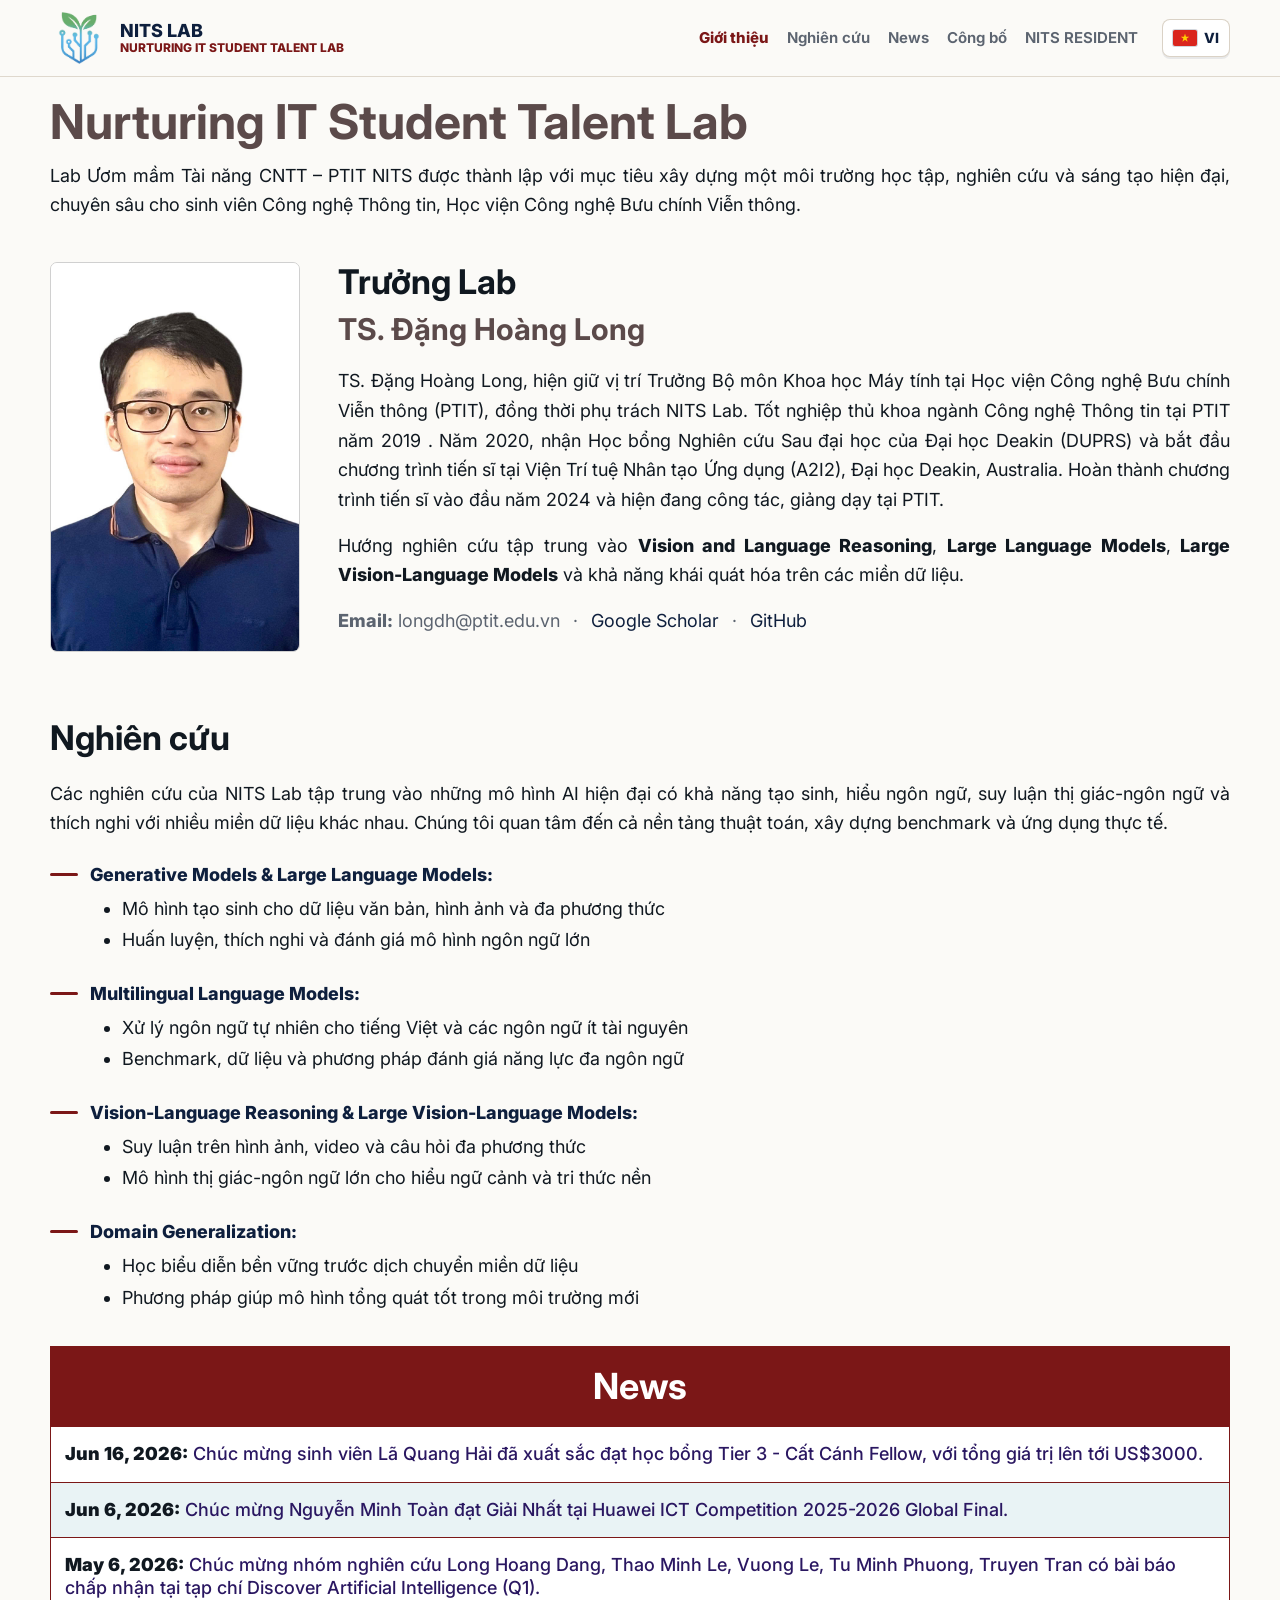
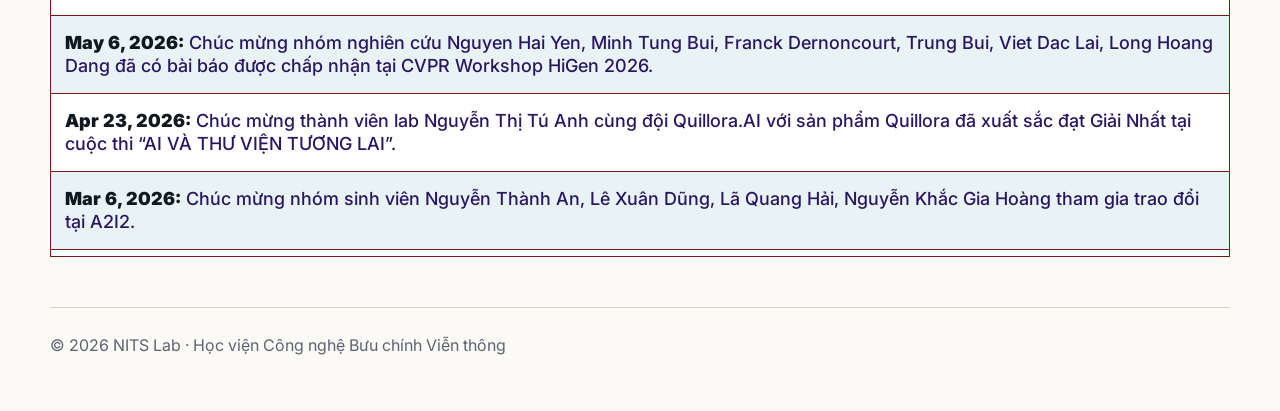
<file: index.html>
<!DOCTYPE html>
<html lang="vi">
  <head>
    <meta charset="utf-8" />
    <meta name="viewport" content="width=device-width, initial-scale=1" />
    <title>NITS Lab | PTIT</title>
    <link rel="icon" type="image/png" href="assest/image/logo.png" />
    <meta
      name="description"
      content="Website giới thiệu NITS Lab tại Học viện Công nghệ Bưu chính Viễn thông."
    />
    <link rel="preconnect" href="https://fonts.googleapis.com" />
    <link rel="preconnect" href="https://fonts.gstatic.com" crossorigin />
    <link href="https://fonts.googleapis.com/css2?family=Inter:wght@400;650;700;800;900&display=swap" rel="stylesheet" />
    <link rel="stylesheet" href="assest/style.css" />
  </head>
  <body>
    <header class="site-header">
      <div class="header-inner">
        <a class="brand" href="#about" aria-label="NITS Lab home">
          <img class="brand-logo" src="assest/image/nits.png" alt="NITS Lab" />
          <span>
            NITS LAB
            <small>Nurturing IT Student Talent Lab</small>
          </span>
        </a>

        <button class="nav-toggle" type="button" aria-label="Mở menu" aria-expanded="false" aria-controls="main-nav">
          <span></span>
          <span></span>
          <span></span>
        </button>

        <nav class="nav" id="main-nav" aria-label="Điều hướng chính">
          <a class="active" href="#about">Giới thiệu</a>
          <!-- <a href="#openings">Tuyển thành viên</a> -->
          
          <a href="#research">Nghiên cứu</a>
          <a href="#news">News</a>
          <a href="public.html">Công bố</a>
          <!-- <!-- <a href="#awards">Giải thưởng</a> -->
          <a href="resident.html">NITS RESIDENT</a> 
        </nav>

        <button class="lang-toggle" type="button" data-lang-switcher data-vi-href="index.html" data-en-href="index-en.html" aria-label="Switch to English" title="Switch to English">
          <span class="lang-toggle__flag flag--vn" aria-hidden="true"></span>
          <span class="lang-toggle__label">VI</span>
        </button>

        <!-- <span class="theme-icon" aria-hidden="true"></span> -->
      </div>
    </header>

    <main class="page">
      <section class="section intro-section" id="about">
        <div class="intro">
          <h1>Nurturing IT Student Talent Lab</h1>
          <p>
            Lab Ươm mầm Tài năng CNTT – PTIT NITS được thành lập với mục tiêu xây dựng một môi trường học tập, nghiên cứu và sáng tạo hiện đại, chuyên sâu cho sinh viên Công nghệ Thông tin, Học viện Công nghệ Bưu chính Viễn thông.
            <!-- Các hướng nghiên cứu chính của Lab bao gồm
            <strong>Generative Models</strong>,
            <strong>Large Language Models</strong>,
            <strong>Multilingual Language Models</strong>,
            <strong>Vision and Language Reasoning</strong>,
            <strong>Large Vision-Language Models</strong> và
            <strong>Domain Generalization</strong>. Chúng tôi hướng tới xây dựng
            các mô hình AI có khả năng hiểu, suy luận và tạo sinh trên nhiều
            loại dữ liệu, nhiều ngôn ngữ và nhiều miền ứng dụng khác nhau. -->
          </p>
          <!-- <p>
            NITS Lab mong muốn tạo ra một môi trường nghiên cứu năng động, nơi
            sinh viên có thể phát triển nền tảng học thuật, kỹ năng thực nghiệm
            và khả năng giải quyết các bài toán thực tế. Lab chào đón những sinh
            viên đam mê trí tuệ nhân tạo, chủ động học hỏi và mong muốn theo
            đuổi các nghiên cứu có giá trị khoa học cũng như tác động tích cực
            đến cộng đồng.
          </p> -->
          
        </div>

        <div class="leader-profile">
          <figure class="leader-photo">
            <img src="assest/image/by7huxd0heu8wha6apih.jpg" alt="Trưởng NITS Lab" />
          </figure>

          <div class="leader-bio">
            <h2>Trưởng Lab</h2>
            <h3>TS. Đặng Hoàng Long</h3>
            <p>
              TS. Đặng Hoàng Long, hiện giữ vị trí Trưởng Bộ môn Khoa học Máy tính tại Học viện Công nghệ Bưu chính Viễn thông (PTIT),
               đồng thời phụ trách NITS Lab. Tốt nghiệp thủ khoa ngành Công nghệ Thông tin tại PTIT năm 2019
                . Năm 2020, nhận Học bổng Nghiên cứu Sau đại học của Đại học Deakin (DUPRS) và bắt đầu chương trình tiến sĩ tại Viện Trí tuệ Nhân tạo Ứng dụng (A2I2), Đại học Deakin, Australia. 
                 Hoàn thành chương trình tiến sĩ vào đầu năm 2024 và hiện đang công tác, giảng dạy tại PTIT.
            </p>
            <p>
             Hướng nghiên cứu tập trung vào 
             <strong>Vision and Language Reasoning</strong>, 
             <strong>Large Language Models</strong>, 
             <strong>Large Vision-Language Models</strong> và khả năng khái quát hóa trên các miền dữ liệu.
            </p>
            <p class="contact-line">
            <strong>Email:</strong> longdh@ptit.edu.vn
            <span>&middot;</span>
            <a href="https://scholar.google.com/citations?user=unEG5bgAAAAJ&hl=vi">Google Scholar</a>
            <span>&middot;</span>
            <a href="https://github.com/NITS-Lab">GitHub</a>
          </p>
          </div>
        </div>
      </section>
      <!-- </section>

      <section class="section" id="openings">
        <h2>Tuyển thành viên</h2>
        <div class="notice">
          <p>
            <strong>[Tuyển thành viên]</strong> NITS Lab đang tìm kiếm sinh viên
            tài năng quan tâm đến trí tuệ nhân tạo, học sâu, mô hình ngôn ngữ lớn, mô hình suy luận thị giác-ngôn ngữ.
          </p>
        </div>

        <p>
          <strong>-&gt; Ứng viên phù hợp</strong> là người chủ động, có nền tảng
          lập trình tốt, sẵn sàng tham gia nghiên cứu khoa học, thực hiện thí nghiệm và
          trình bày kết quả một cách rõ ràng.
        </p>
        <p>
          <strong>-&gt; Thông tin chi tiết:</strong> nội dung chương trình, quy trình tuyển chọn có thể được tìm thấy trong trang
          <strong><a href="resident.html">NTIS RESIDENT</a></strong>.
        </p>
      </section> -->

      <!-- <section class="section" id="news">
        <h2>Tin tức</h2>
        <div class="notice">
          <p>
            <strong>[Mới]</strong> Website giới thiệu NITS Lab đã sẵn sàng để
            triển khai trên GitHub Pages. Có thể cập nhật khối này bằng thông
            báo mới nhất của lab.
          </p>
        </div>

        <div class="panel">
          <h3>2026</h3>
          <p>
            NITS Lab chào đón sinh viên và cộng tác viên mới tham gia nghiên cứu
            về các hệ thống tính toán an toàn, thông minh và đáng tin cậy.
          </p>
          <p>
            Nhóm đang chuẩn bị các dự án mới về phân tích an toàn thông tin với
            sự hỗ trợ của AI và tình báo mối đe dọa mạng.
          </p>

          <h3>2025</h3>
          <p>
            Thành viên lab hoàn thành các đề tài sinh viên về bảo mật web, giám
            sát mạng và học máy ứng dụng.
          </p>
          <p>
            Một số bản thảo bài báo và báo cáo kỹ thuật đang được chuẩn bị.
          </p>
        </div>
      </section> -->

      <section class="section" id="research">
        <h2>Nghiên cứu</h2>
        <p>
          Các nghiên cứu của NITS Lab tập trung vào những mô hình AI hiện đại có
          khả năng tạo sinh, hiểu ngôn ngữ, suy luận thị giác-ngôn ngữ và thích
          nghi với nhiều miền dữ liệu khác nhau. Chúng tôi quan tâm đến cả nền
          tảng thuật toán, xây dựng benchmark và ứng dụng thực tế.
        </p>

        <p class="research-topic"><strong>Generative Models &amp; Large Language Models:</strong></p>
        <ul>
          <li>Mô hình tạo sinh cho dữ liệu văn bản, hình ảnh và đa phương thức</li>
          <li>Huấn luyện, thích nghi và đánh giá mô hình ngôn ngữ lớn</li>
        </ul>

        <p class="research-topic"><strong>Multilingual Language Models:</strong></p>
        <ul>
          <li>Xử lý ngôn ngữ tự nhiên cho tiếng Việt và các ngôn ngữ ít tài nguyên</li>
          <li>Benchmark, dữ liệu và phương pháp đánh giá năng lực đa ngôn ngữ</li>
        </ul>

        <p class="research-topic"><strong>Vision-Language Reasoning &amp; Large Vision-Language Models:</strong></p>
        <ul>
          <li>Suy luận trên hình ảnh, video và câu hỏi đa phương thức</li>
          <li>Mô hình thị giác-ngôn ngữ lớn cho hiểu ngữ cảnh và tri thức nền</li>
        </ul>

        <p class="research-topic"><strong>Domain Generalization:</strong></p>
        <ul>
          <li>Học biểu diễn bền vững trước dịch chuyển miền dữ liệu</li>
          <li>Phương pháp giúp mô hình tổng quát tốt trong môi trường mới</li>
        </ul>
      </section>

      <section class="section" id="news">
        <div class="news-board">
          <h2>News</h2>
          <div class="news-list">
            <article class="news-item">
              <p>
                <time datetime="2026-06-16">Jun 16, 2026:</time>
                <span>Chúc mừng sinh viên Lã Quang Hải đã xuất sắc đạt học bổng Tier 3 - Cất Cánh Fellow, với tổng giá trị lên tới US$3000.</span>
              </p>
            </article>

            <article class="news-item">
              <p>
                <time datetime="2026-06-06">Jun 6, 2026:</time>
                <span>Chúc mừng Nguyễn Minh Toàn đạt Giải Nhất tại Huawei ICT Competition 2025-2026 Global Final.</span>
              </p>
            </article>

            <article class="news-item">
              <p>
                <time datetime="2026-05-06">May 6, 2026:</time>
                <span>Chúc mừng nhóm nghiên cứu Long Hoang Dang, Thao Minh Le, Vuong Le, Tu Minh Phuong, Truyen Tran có bài báo chấp nhận tại tạp chí Discover Artificial Intelligence (Q1).</span>
              </p>
            </article>

            <article class="news-item">
              <p>
                <time datetime="2026-05-06">May 6, 2026:</time>
                <span>Chúc mừng nhóm nghiên cứu Nguyen Hai Yen, Minh Tung Bui, Franck Dernoncourt, Trung Bui, Viet Dac Lai, Long Hoang Dang đã có bài báo được chấp nhận tại CVPR Workshop HiGen 2026.</span>
              </p>
            </article>

            <article class="news-item">
              <p>
                <time datetime="2026-04-23">Apr 23, 2026:</time>
                <span>Chúc mừng thành viên lab Nguyễn Thị Tú Anh cùng đội Quillora.AI với sản phẩm Quillora đã xuất sắc đạt Giải Nhất tại cuộc thi “AI VÀ THƯ VIỆN TƯƠNG LAI”.</span>
              </p>
            </article>

            <article class="news-item">
              <p>
                <time datetime="2026-03-06">Mar 6, 2026:</time>
                <span>Chúc mừng nhóm sinh viên Nguyễn Thành An, Lê Xuân Dũng, Lã Quang Hải, Nguyễn Khắc Gia Hoàng tham gia trao đổi tại A2I2.</span>
              </p>
            </article>

            <article class="news-item">
              <p>
                <time datetime="2025-12-10">Dec 10, 2025:</time>
                <span>Chúc mừng Nguyễn Minh Hiếu đạt Giải Nhất OLP-AI Quốc gia 2025, Nguyễn Khắc Gia Hoàng đạt Giải Ba OLP-AI Quốc gia 2025.</span>
              </p>
            </article>
          </div>
        </div>
      </section>

      <!-- <section class="section" id="awards">
        <h2>Giải thưởng</h2>
        <ul>
          <li>Giải thưởng nghiên cứu sinh viên, PTIT, 2026.</li>
          <li>Giải poster xuất sắc, hội thảo ví dụ, 2025.</li>
          <li>Đóng góp nổi bật cho NITS Lab, 2025.</li>
        </ul>
      </section>

      <section class="section" id="services">
        <h2>Hoạt động</h2>
        <p><strong>-&gt; Giảng dạy &amp; hướng dẫn:</strong></p>
        <ul>
          <li>An toàn thông tin, mạng máy tính và lập trình an toàn</li>
          <li>Hướng dẫn nghiên cứu sinh viên và đồ án tốt nghiệp</li>
        </ul>

        <p><strong>-&gt; Cộng đồng:</strong></p>
        <ul>
          <li>Phản biện học thuật, workshop, seminar và câu lạc bộ sinh viên</li>
        </ul>
      </section> -->
    </main>

    <footer class="footer">
      <p>&copy; 2026 NITS Lab &middot; Học viện Công nghệ Bưu chính Viễn thông</p>
    </footer>
    <script>
      const sectionLinks = Array.from(document.querySelectorAll(".nav a[href^='#']"));
      const linkedSections = sectionLinks
        .map((link) => ({
          link,
          section: document.querySelector(link.getAttribute("href"))
        }))
        .filter((item) => item.section);

      function updateActiveSectionLink() {
        const headerOffset = document.querySelector(".site-header")?.offsetHeight || 0;
        const currentPoint = window.scrollY + headerOffset + 90;
        let current = linkedSections[0];

        linkedSections.forEach((item) => {
          if (item.section.offsetTop <= currentPoint) {
            current = item;
          }
        });

        sectionLinks.forEach((link) => link.classList.remove("active"));
        current?.link.classList.add("active");
      }

      window.addEventListener("scroll", updateActiveSectionLink, { passive: true });
      window.addEventListener("load", updateActiveSectionLink);
      updateActiveSectionLink();

      const siteHeader = document.querySelector(".site-header");
      const navToggle = document.querySelector(".nav-toggle");
      const mainNav = document.querySelector("#main-nav");

      function closeMobileNav() {
        siteHeader?.classList.remove("nav-open");
        navToggle?.setAttribute("aria-expanded", "false");
      }

      navToggle?.addEventListener("click", () => {
        const isOpen = siteHeader.classList.toggle("nav-open");
        navToggle.setAttribute("aria-expanded", String(isOpen));
      });

      mainNav?.addEventListener("click", (event) => {
        if (event.target.closest("a")) {
          closeMobileNav();
        }
      });

      window.addEventListener("keydown", (event) => {
        if (event.key === "Escape") {
          closeMobileNav();
        }
      });
    </script>
    <script src="assest/lang-switcher.js"></script>
  </body>
</html>
</file>
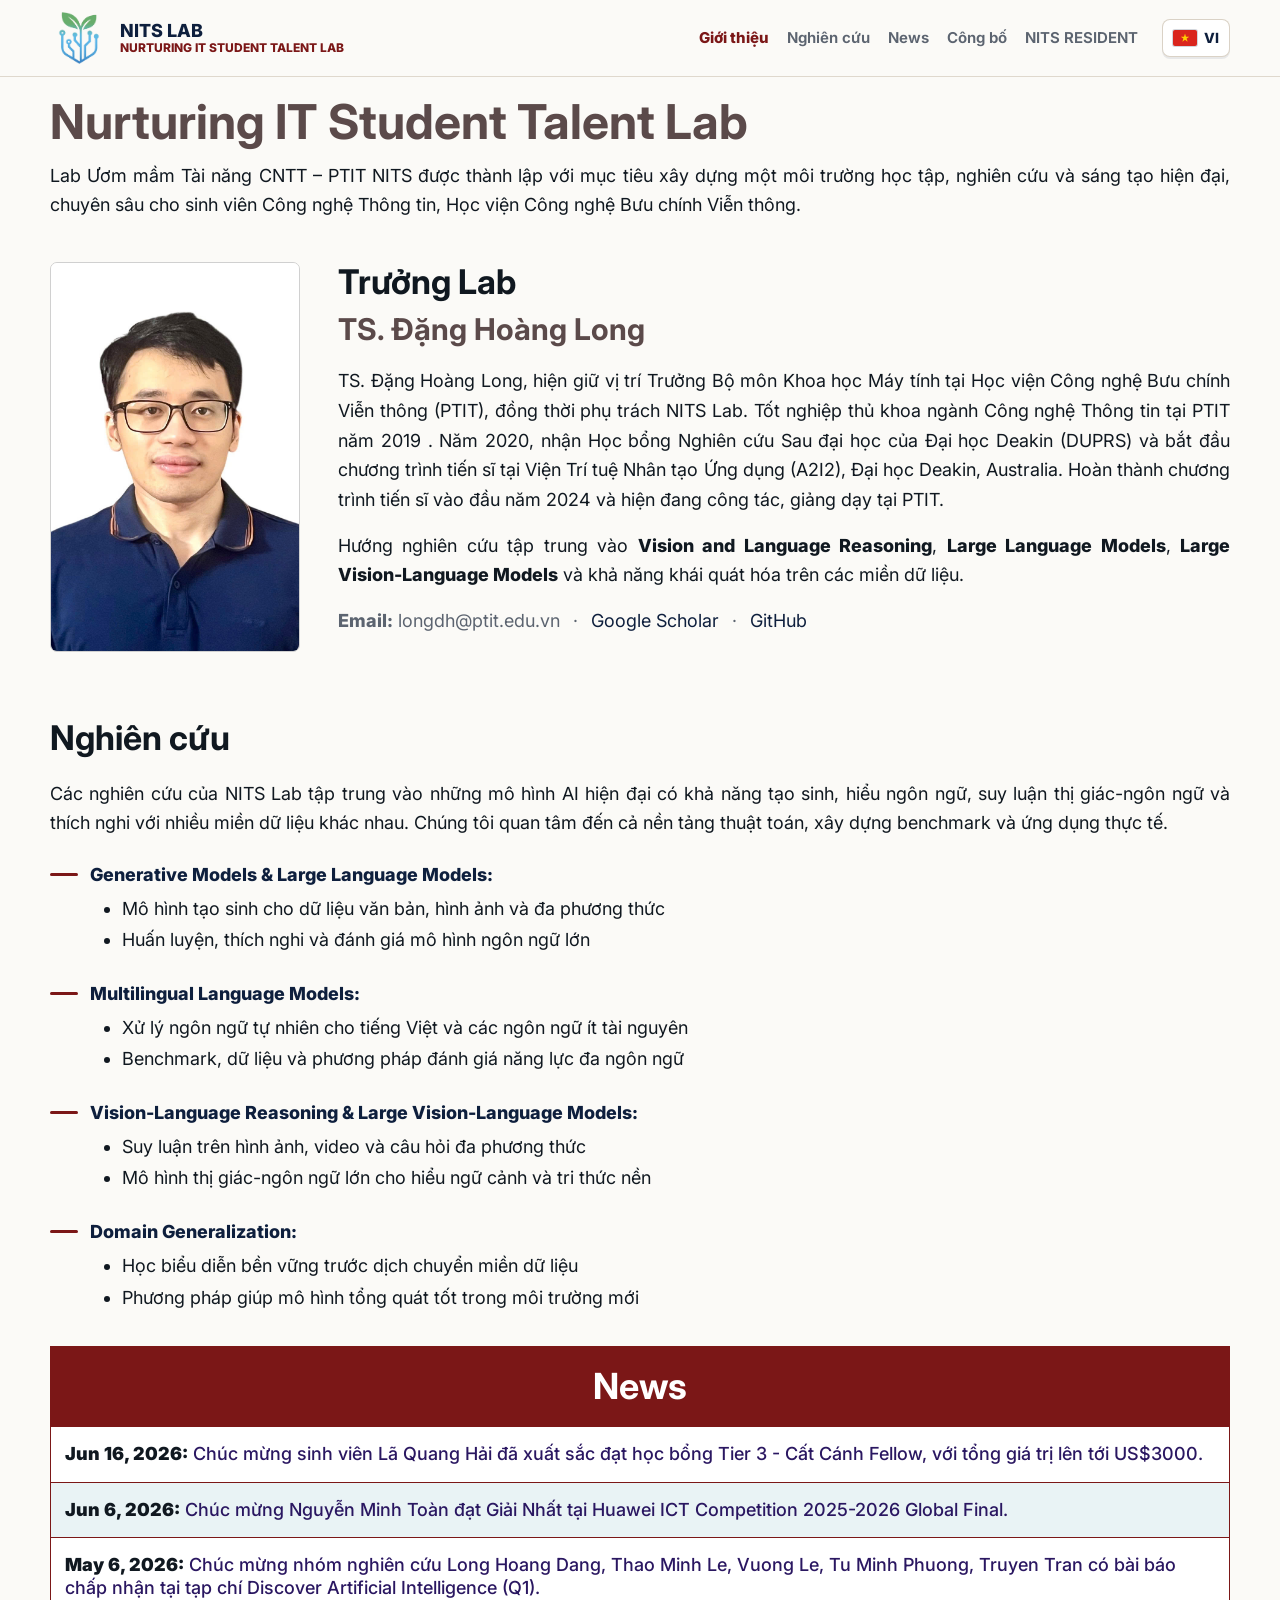
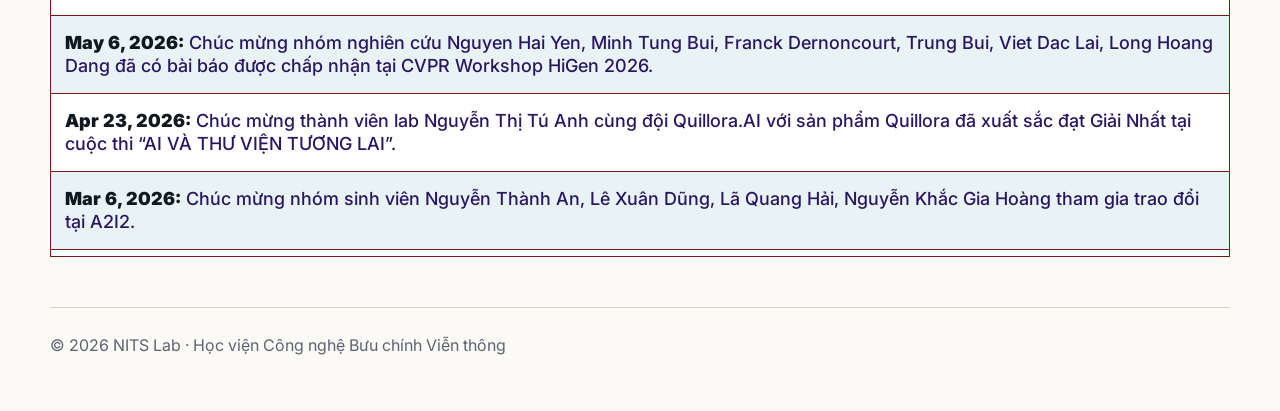
<file: index-en.html>
<!DOCTYPE html>
<html lang="en">
  <head>
    <meta charset="utf-8" />
    <meta name="viewport" content="width=device-width, initial-scale=1" />
    <title>NITS Lab | PTIT</title>
    <link rel="icon" type="image/png" href="assest/image/logo.png" />
    <meta
      name="description"
      content="Introduction website for NITS Lab at Posts and Telecommunications Institute of Technology."
    />
    <link rel="preconnect" href="https://fonts.googleapis.com" />
    <link rel="preconnect" href="https://fonts.gstatic.com" crossorigin />
    <link href="https://fonts.googleapis.com/css2?family=Inter:wght@400;650;700;800;900&display=swap" rel="stylesheet" />
    <link rel="stylesheet" href="assest/style.css" />
  </head>
  <body>
    <header class="site-header">
      <div class="header-inner">
        <a class="brand" href="#about" aria-label="NITS Lab home">
          <img class="brand-logo" src="assest/image/nits.png" alt="NITS Lab" />
          <span>
            NITS LAB
            <small>Nurturing IT Student Talent Lab</small>
          </span>
        </a>

        <button class="nav-toggle" type="button" aria-label="Open menu" aria-expanded="false" aria-controls="main-nav">
          <span></span>
          <span></span>
          <span></span>
        </button>

        <nav class="nav" id="main-nav" aria-label="Main navigation">
          <a class="active" href="#about">About</a>
          <!-- <a href="#openings">Join us</a> -->
          
          <a href="#research">Research</a>
          <a href="#news">News</a>
          <a href="public-en.html">Publications</a>
          <!-- <!-- <a href="#awards">Awards</a> -->
          <a href="resident-en.html">NITS RESIDENT</a> 
        </nav>

        <button class="lang-toggle" type="button" data-lang-switcher data-vi-href="index.html" data-en-href="index-en.html" aria-label="Switch to Vietnamese" title="Switch to Vietnamese">
          <span class="lang-toggle__flag flag--gb" aria-hidden="true"></span>
          <span class="lang-toggle__label">EN</span>
        </button>
      </div>
    </header>

    <main class="page">
      <section class="section intro-section" id="about">
        <div class="intro">
          <h1>Nurturing IT Student Talent Lab</h1>
          <p>
            PTIT NITS, the Nurturing IT Student Talent Lab, was established to build a modern, focused environment for learning, research, and creativity for Information Technology students at the Posts and Telecommunications Institute of Technology.
          </p>
        </div>

        <div class="leader-profile">
          <figure class="leader-photo">
            <img src="assest/image/by7huxd0heu8wha6apih.jpg" alt="Head of NITS Lab" />
          </figure>

          <div class="leader-bio">
            <h2>Lab Head</h2>
            <h3>Dr. Dang Hoang Long</h3>
            <p>
              Dr. Dang Hoang Long is Head of the Department of Computer Science at the Posts and Telecommunications Institute of Technology (PTIT) and leads NITS Lab. He graduated as valedictorian in Information Technology at PTIT in 2019. In 2020, he received the Deakin University Postgraduate Research Scholarship (DUPRS) and began his PhD at the Applied Artificial Intelligence Institute (A2I2), Deakin University, Australia. He completed his PhD in early 2024 and is currently teaching and working at PTIT.
            </p>
            <p>
              His research focuses on
              <strong>Vision and Language Reasoning</strong>,
              <strong>Large Language Models</strong>,
              <strong>Large Vision-Language Models</strong>, and generalization across data domains.
            </p>
            <p class="contact-line">
            <strong>Email:</strong> longdh@ptit.edu.vn
            <span>&middot;</span>
            <a href="https://scholar.google.com/citations?user=unEG5bgAAAAJ&hl=vi">Google Scholar</a>
            <span>&middot;</span>
            <a href="https://github.com/NITS-Lab">GitHub</a>
          </p>
          </div>
        </div>
      </section>

      <section class="section" id="research">
        <h2>Research</h2>
        <p>
          Research at NITS Lab focuses on modern AI models with capabilities for generation, language understanding, vision-language reasoning, and adaptation across different data domains. We are interested in algorithmic foundations, benchmark construction, and practical applications.
        </p>

        <p class="research-topic"><strong>Generative Models &amp; Large Language Models:</strong></p>
        <ul>
          <li>Generative models for text, image, and multimodal data</li>
          <li>Training, adaptation, and evaluation of large language models</li>
        </ul>

        <p class="research-topic"><strong>Multilingual Language Models:</strong></p>
        <ul>
          <li>Natural language processing for Vietnamese and low-resource languages</li>
          <li>Benchmarks, datasets, and evaluation methods for multilingual capabilities</li>
        </ul>

        <p class="research-topic"><strong>Vision-Language Reasoning &amp; Large Vision-Language Models:</strong></p>
        <ul>
          <li>Reasoning over images, videos, and multimodal questions</li>
          <li>Large vision-language models for contextual understanding and background knowledge</li>
        </ul>

        <p class="research-topic"><strong>Domain Generalization:</strong></p>
        <ul>
          <li>Robust representation learning under domain shifts</li>
          <li>Methods that help models generalize well in new environments</li>
        </ul>
      </section>

      <section class="section" id="news">
        <div class="news-board">
          <h2>News</h2>
          <div class="news-list">
            <article class="news-item">
              <p>
                <time datetime="2026-06-16">Jun 16, 2026:</time>
                <span>Congratulations to student La Quang Hai for earning the Tier 3 - Cat Canh Fellow scholarship, with a total value of up to US$3000.</span>
              </p>
            </article>

            <article class="news-item">
              <p>
                <time datetime="2026-06-06">Jun 6, 2026:</time>
                <span>Congratulations to Nguyen Minh Toan for winning First Prize at the Huawei ICT Competition 2025-2026 Global Final.</span>
              </p>
            </article>

            <article class="news-item">
              <p>
                <time datetime="2026-05-06">May 6, 2026:</time>
                <span>Congratulations to Long Hoang Dang, Thao Minh Le, Vuong Le, Tu Minh Phuong, and Truyen Tran on having their paper accepted to Discover Artificial Intelligence (Q1).</span>
              </p>
            </article>

            <article class="news-item">
              <p>
                <time datetime="2026-05-06">May 6, 2026:</time>
                <span>Congratulations to Nguyen Hai Yen, Minh Tung Bui, Franck Dernoncourt, Trung Bui, Viet Dac Lai, and Long Hoang Dang on having their paper accepted to CVPR Workshop HiGen 2026.</span>
              </p>
            </article>

            <article class="news-item">
              <p>
                <time datetime="2026-04-23">Apr 23, 2026:</time>
                <span>Congratulations to lab member Nguyen Thi Tu Anh and team Quillora.AI, whose product Quillora won First Prize in the "AI and the Library of the Future" competition.</span>
              </p>
            </article>

            <article class="news-item">
              <p>
                <time datetime="2026-03-06">Mar 6, 2026:</time>
                <span>Congratulations to students Nguyen Thanh An, Le Xuan Dung, La Quang Hai, and Nguyen Khac Gia Hoang for joining the exchange program at A2I2.</span>
              </p>
            </article>

            <article class="news-item">
              <p>
                <time datetime="2025-12-10">Dec 10, 2025:</time>
                <span>Congratulations to Nguyen Minh Hieu for winning First Prize and Nguyen Khac Gia Hoang for winning Third Prize at the National OLP-AI 2025.</span>
              </p>
            </article>
          </div>
        </div>
      </section>
    </main>

    <footer class="footer">
      <p>&copy; 2026 NITS Lab &middot; Posts and Telecommunications Institute of Technology</p>
    </footer>
    <script>
      const sectionLinks = Array.from(document.querySelectorAll(".nav a[href^='#']"));
      const linkedSections = sectionLinks
        .map((link) => ({
          link,
          section: document.querySelector(link.getAttribute("href"))
        }))
        .filter((item) => item.section);

      function updateActiveSectionLink() {
        const headerOffset = document.querySelector(".site-header")?.offsetHeight || 0;
        const currentPoint = window.scrollY + headerOffset + 90;
        let current = linkedSections[0];

        linkedSections.forEach((item) => {
          if (item.section.offsetTop <= currentPoint) {
            current = item;
          }
        });

        sectionLinks.forEach((link) => link.classList.remove("active"));
        current?.link.classList.add("active");
      }

      window.addEventListener("scroll", updateActiveSectionLink, { passive: true });
      window.addEventListener("load", updateActiveSectionLink);
      updateActiveSectionLink();

      const siteHeader = document.querySelector(".site-header");
      const navToggle = document.querySelector(".nav-toggle");
      const mainNav = document.querySelector("#main-nav");

      function closeMobileNav() {
        siteHeader?.classList.remove("nav-open");
        navToggle?.setAttribute("aria-expanded", "false");
      }

      navToggle?.addEventListener("click", () => {
        const isOpen = siteHeader.classList.toggle("nav-open");
        navToggle.setAttribute("aria-expanded", String(isOpen));
      });

      mainNav?.addEventListener("click", (event) => {
        if (event.target.closest("a")) {
          closeMobileNav();
        }
      });

      window.addEventListener("keydown", (event) => {
        if (event.key === "Escape") {
          closeMobileNav();
        }
      });
    </script>
    <script src="assest/lang-switcher.js"></script>
  </body>
</html>
</file>
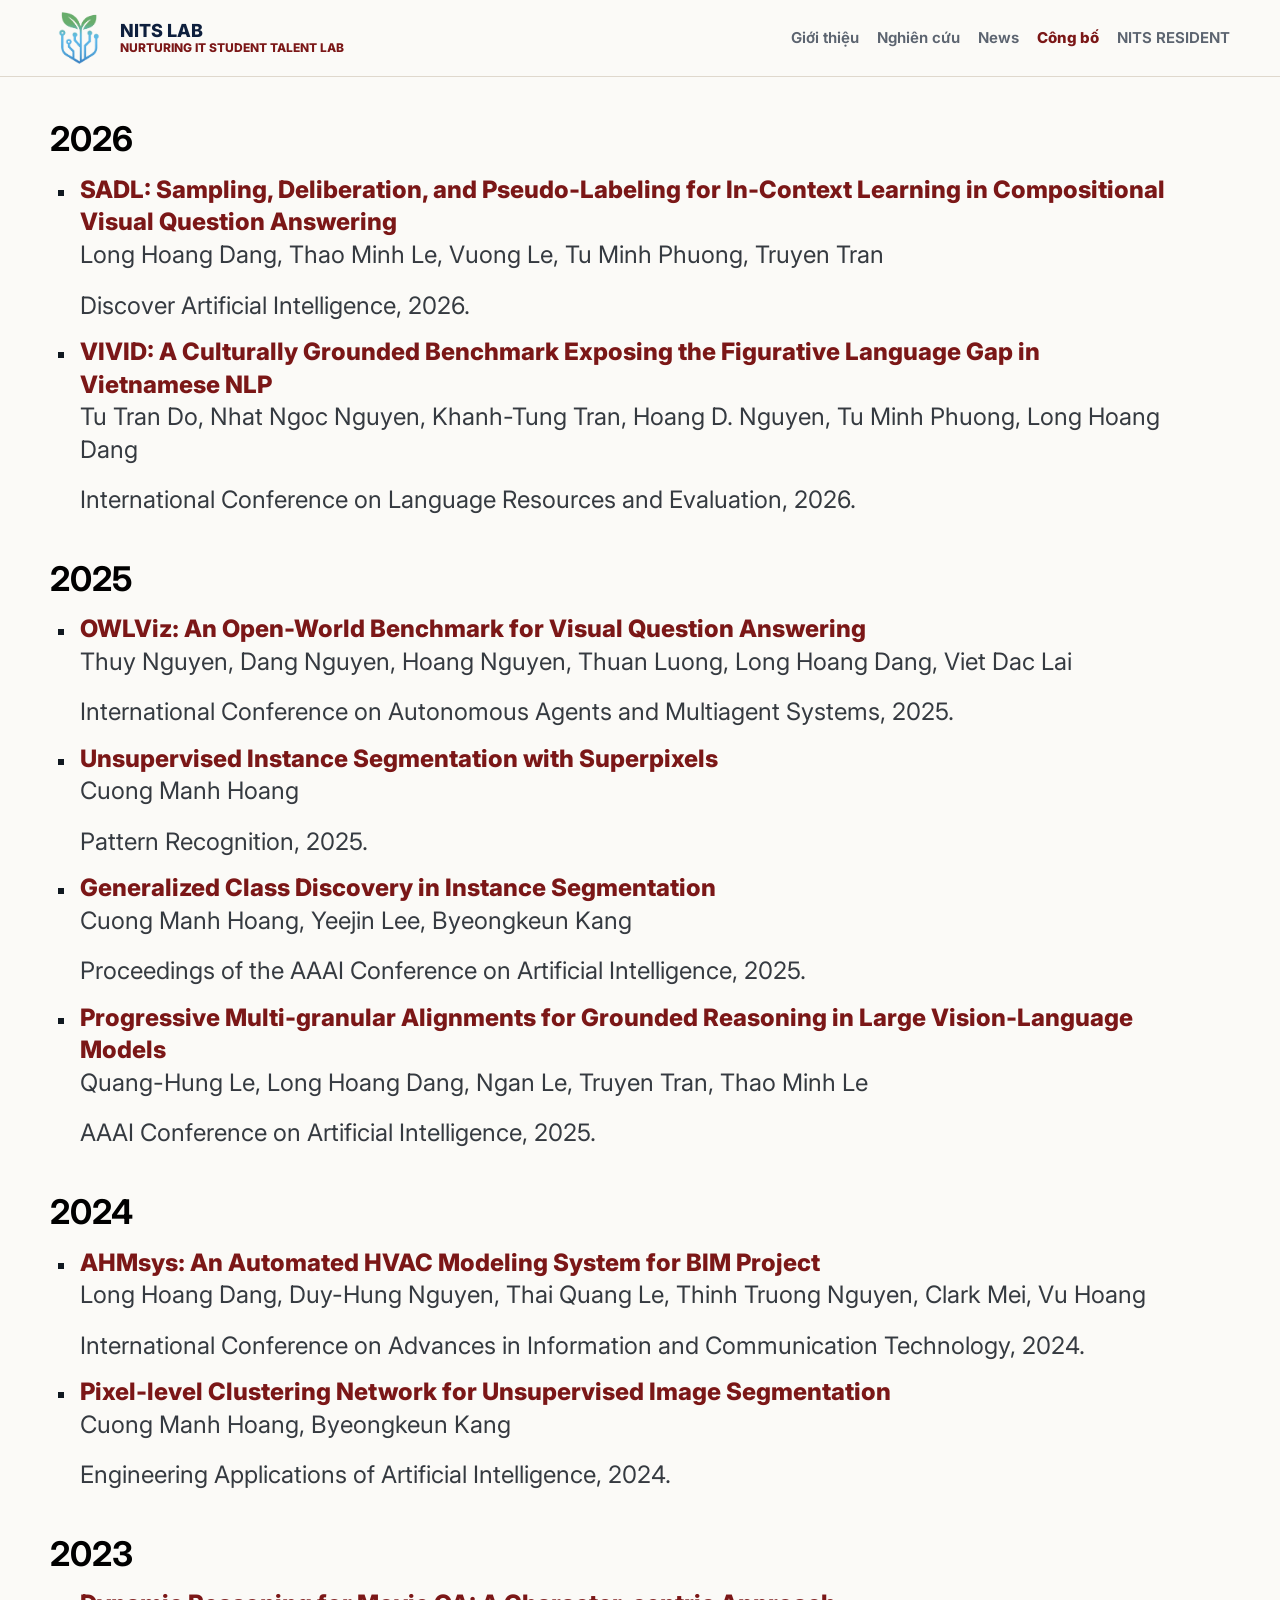
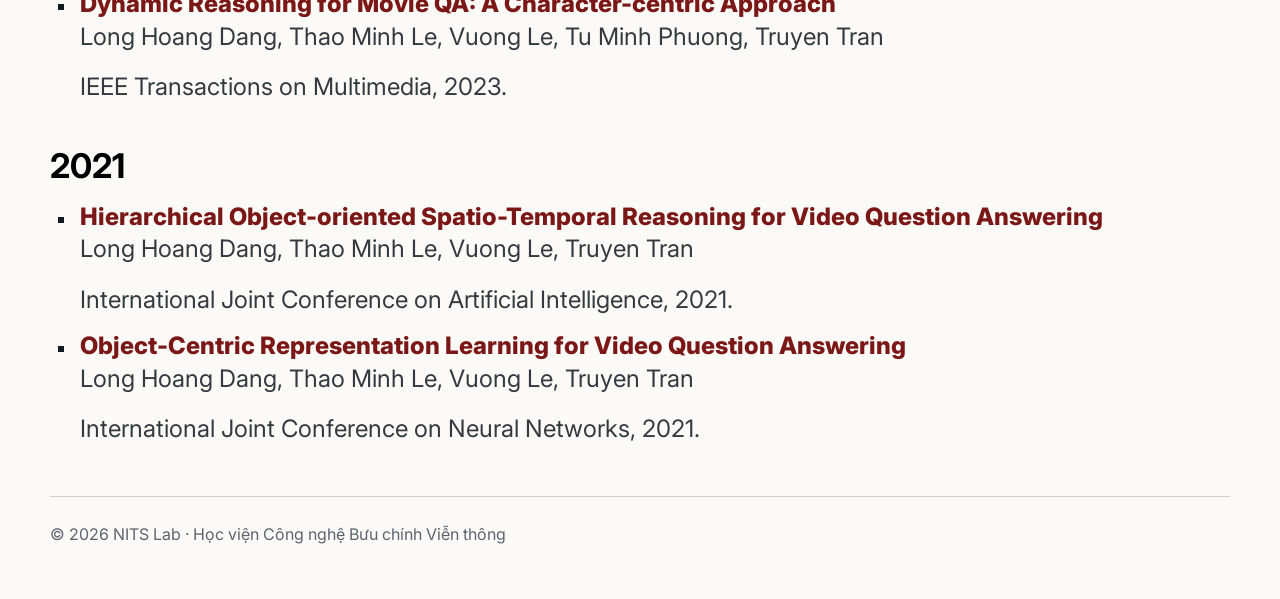
<file: public-en.html>
<!DOCTYPE html>
<html lang="en">
  <head>
    <meta charset="utf-8" />
    <meta name="viewport" content="width=device-width, initial-scale=1" />
    <title>Publications | NITS Lab</title>
    <link rel="icon" type="image/png" href="assest/image/logo.png" />
    <meta
      name="description"
      content="Scientific publications by NITS Lab."
    />
    <link rel="preconnect" href="https://fonts.googleapis.com" />
    <link rel="preconnect" href="https://fonts.gstatic.com" crossorigin />
    <link href="https://fonts.googleapis.com/css2?family=Inter:wght@400;650;700;800;900&display=swap" rel="stylesheet" />
    <link rel="stylesheet" href="assest/style.css" />
  </head>
  <body>
    <header class="site-header">
      <div class="header-inner">
        <a class="brand" href="index-en.html#about" aria-label="NITS Lab home">
          <img class="brand-logo" src="assest/image/nits.png" alt="NITS Lab" />
          <span>
            NITS LAB
            <small>Nurturing IT Student Talent Lab</small>
          </span>
        </a>

        <button class="nav-toggle" type="button" aria-label="Open menu" aria-expanded="false" aria-controls="main-nav">
          <span></span>
          <span></span>
          <span></span>
        </button>

        <nav class="nav" id="main-nav" aria-label="Main navigation">
          <a href="index-en.html#about">About</a>
          <!-- <a href="index-en.html#openings">Join us</a> -->
          <a href="index-en.html#research">Research</a>
          <a href="index-en.html#news">News</a>
          <a class="active" href="public-en.html">Publications</a>
          <a href="resident-en.html">NITS RESIDENT</a>
        </nav>

        <button class="lang-toggle" type="button" data-lang-switcher data-vi-href="public.html" data-en-href="public-en.html" aria-label="Switch to Vietnamese" title="Switch to Vietnamese">
          <span class="lang-toggle__flag flag--gb" aria-hidden="true"></span>
          <span class="lang-toggle__label">EN</span>
        </button>
      </div>
    </header>

    <main class="page publications-page">
      <section class="publications-list" aria-label="Publication list">
        <section class="publication-year" aria-labelledby="year-2026">
          <h1 id="year-2026">2026</h1>
          <ul class="publication-list">
            <li>
              <a class="publication-title" href="https://link.springer.com/content/pdf/10.1007/s44163-026-01411-z_reference.pdf">
                SADL: Sampling, Deliberation, and Pseudo-Labeling for In-Context Learning in Compositional Visual Question Answering
              </a>
              <p class="publication-authors">
                Long Hoang Dang, Thao Minh Le, Vuong Le, Tu Minh Phuong, Truyen Tran
              </p>
              <p class="publication-venue">
                Discover Artificial Intelligence, 2026.
              </p>
            </li>
            <li>
              <span class="publication-title">
                VIVID: A Culturally Grounded Benchmark Exposing the Figurative Language Gap in Vietnamese NLP
              </span>
              <p class="publication-authors">
                Tu Tran Do, Nhat Ngoc Nguyen, Khanh-Tung Tran, Hoang D. Nguyen, Tu Minh Phuong, Long Hoang Dang
              </p>
              <p class="publication-venue">
                International Conference on Language Resources and Evaluation, 2026.
              </p>
            </li>
          </ul>
        </section>

        <section class="publication-year" aria-labelledby="year-2025">
          <h1 id="year-2025">2025</h1>
          <ul class="publication-list">
            <li>
              <a class="publication-title" href="https://arxiv.org/pdf/2503.07631">
                OWLViz: An Open-World Benchmark for Visual Question Answering
              </a>
              <p class="publication-authors">
                Thuy Nguyen, Dang Nguyen, Hoang Nguyen, Thuan Luong, Long Hoang Dang, Viet Dac Lai
              </p>
              <p class="publication-venue">
                International Conference on Autonomous Agents and Multiagent Systems, 2025.
              </p>
            </li>
            <li>
              <a class="publication-title" href="https://arxiv.org/pdf/2509.05352">
                Unsupervised Instance Segmentation with Superpixels
              </a>
              <p class="publication-authors">
                Cuong Manh Hoang
              </p>
              <p class="publication-venue">
                Pattern Recognition, 2025.
              </p>
            </li>
            <li>
              <a class="publication-title" href="https://ojs.aaai.org/index.php/AAAI/article/view/32362">
                Generalized Class Discovery in Instance Segmentation
              </a>
              <p class="publication-authors">
                Cuong Manh Hoang, Yeejin Lee, Byeongkeun Kang
              </p>
              <p class="publication-venue">
                Proceedings of the AAAI Conference on Artificial Intelligence, 2025.
              </p>
            </li>
            <li>
              <a class="publication-title" href="https://ojs.aaai.org/index.php/AAAI/article/download/32471/34626">
                Progressive Multi-granular Alignments for Grounded Reasoning in Large Vision-Language Models
              </a>
              <p class="publication-authors">
                Quang-Hung Le, Long Hoang Dang, Ngan Le, Truyen Tran, Thao Minh Le
              </p>
              <p class="publication-venue">
                AAAI Conference on Artificial Intelligence, 2025.
              </p>
            </li>
          </ul>
        </section>

        <section class="publication-year" aria-labelledby="year-2024">
          <h1 id="year-2024">2024</h1>
          <ul class="publication-list">
            <li>
              <a class="publication-title" href="https://arxiv.org/pdf/2407.01987">
                AHMsys: An Automated HVAC Modeling System for BIM Project
              </a>
              <p class="publication-authors">
                Long Hoang Dang, Duy-Hung Nguyen, Thai Quang Le, Thinh Truong Nguyen, Clark Mei, Vu Hoang
              </p>
              <p class="publication-venue">
                International Conference on Advances in Information and Communication Technology, 2024.
              </p>
            </li>
            <li>
              <a class="publication-title" href="https://arxiv.org/pdf/2310.16234">
                Pixel-level Clustering Network for Unsupervised Image Segmentation
              </a>
              <p class="publication-authors">
                Cuong Manh Hoang, Byeongkeun Kang
              </p>
              <p class="publication-venue">
                Engineering Applications of Artificial Intelligence, 2024.
              </p>
            </li>
          </ul>
        </section>

        <section class="publication-year" aria-labelledby="year-2023">
          <h1 id="year-2023">2023</h1>
          <ul class="publication-list">
            <li>
              <a class="publication-title" href="https://ieeexplore.ieee.org/abstract/document/10272656/">
                Dynamic Reasoning for Movie QA: A Character-centric Approach
              </a>
              <p class="publication-authors">
                Long Hoang Dang, Thao Minh Le, Vuong Le, Tu Minh Phuong, Truyen Tran
              </p>
              <p class="publication-venue">
                IEEE Transactions on Multimedia, 2023.
              </p>
            </li>
          </ul>
        </section>

        <section class="publication-year" aria-labelledby="year-2021">
          <h1 id="year-2021">2021</h1>
          <ul class="publication-list">
            <li>
              <a class="publication-title" href="https://arxiv.org/pdf/2106.13432">
                Hierarchical Object-oriented Spatio-Temporal Reasoning for Video Question Answering
              </a>
              <p class="publication-authors">
                Long Hoang Dang, Thao Minh Le, Vuong Le, Truyen Tran
              </p>
              <p class="publication-venue">
                International Joint Conference on Artificial Intelligence, 2021.
              </p>
            </li>
            <li>
              <a class="publication-title" href="https://arxiv.org/pdf/2104.05166">
                Object-Centric Representation Learning for Video Question Answering
              </a>
              <p class="publication-authors">
                Long Hoang Dang, Thao Minh Le, Vuong Le, Truyen Tran
              </p>
              <p class="publication-venue">
                International Joint Conference on Neural Networks, 2021.
              </p>
            </li>
          </ul>
        </section>
      </section>
    </main>

    <footer class="footer">
      <p>&copy; 2026 NITS Lab &middot; Posts and Telecommunications Institute of Technology</p>
    </footer>
    <script>
      const siteHeader = document.querySelector(".site-header");
      const navToggle = document.querySelector(".nav-toggle");
      const mainNav = document.querySelector("#main-nav");

      function closeMobileNav() {
        siteHeader?.classList.remove("nav-open");
        navToggle?.setAttribute("aria-expanded", "false");
      }

      navToggle?.addEventListener("click", () => {
        const isOpen = siteHeader.classList.toggle("nav-open");
        navToggle.setAttribute("aria-expanded", String(isOpen));
      });

      mainNav?.addEventListener("click", (event) => {
        if (event.target.closest("a")) {
          closeMobileNav();
        }
      });

      window.addEventListener("keydown", (event) => {
        if (event.key === "Escape") {
          closeMobileNav();
        }
      });
    </script>
    <script src="assest/lang-switcher.js"></script>
  </body>
</html>
</file>
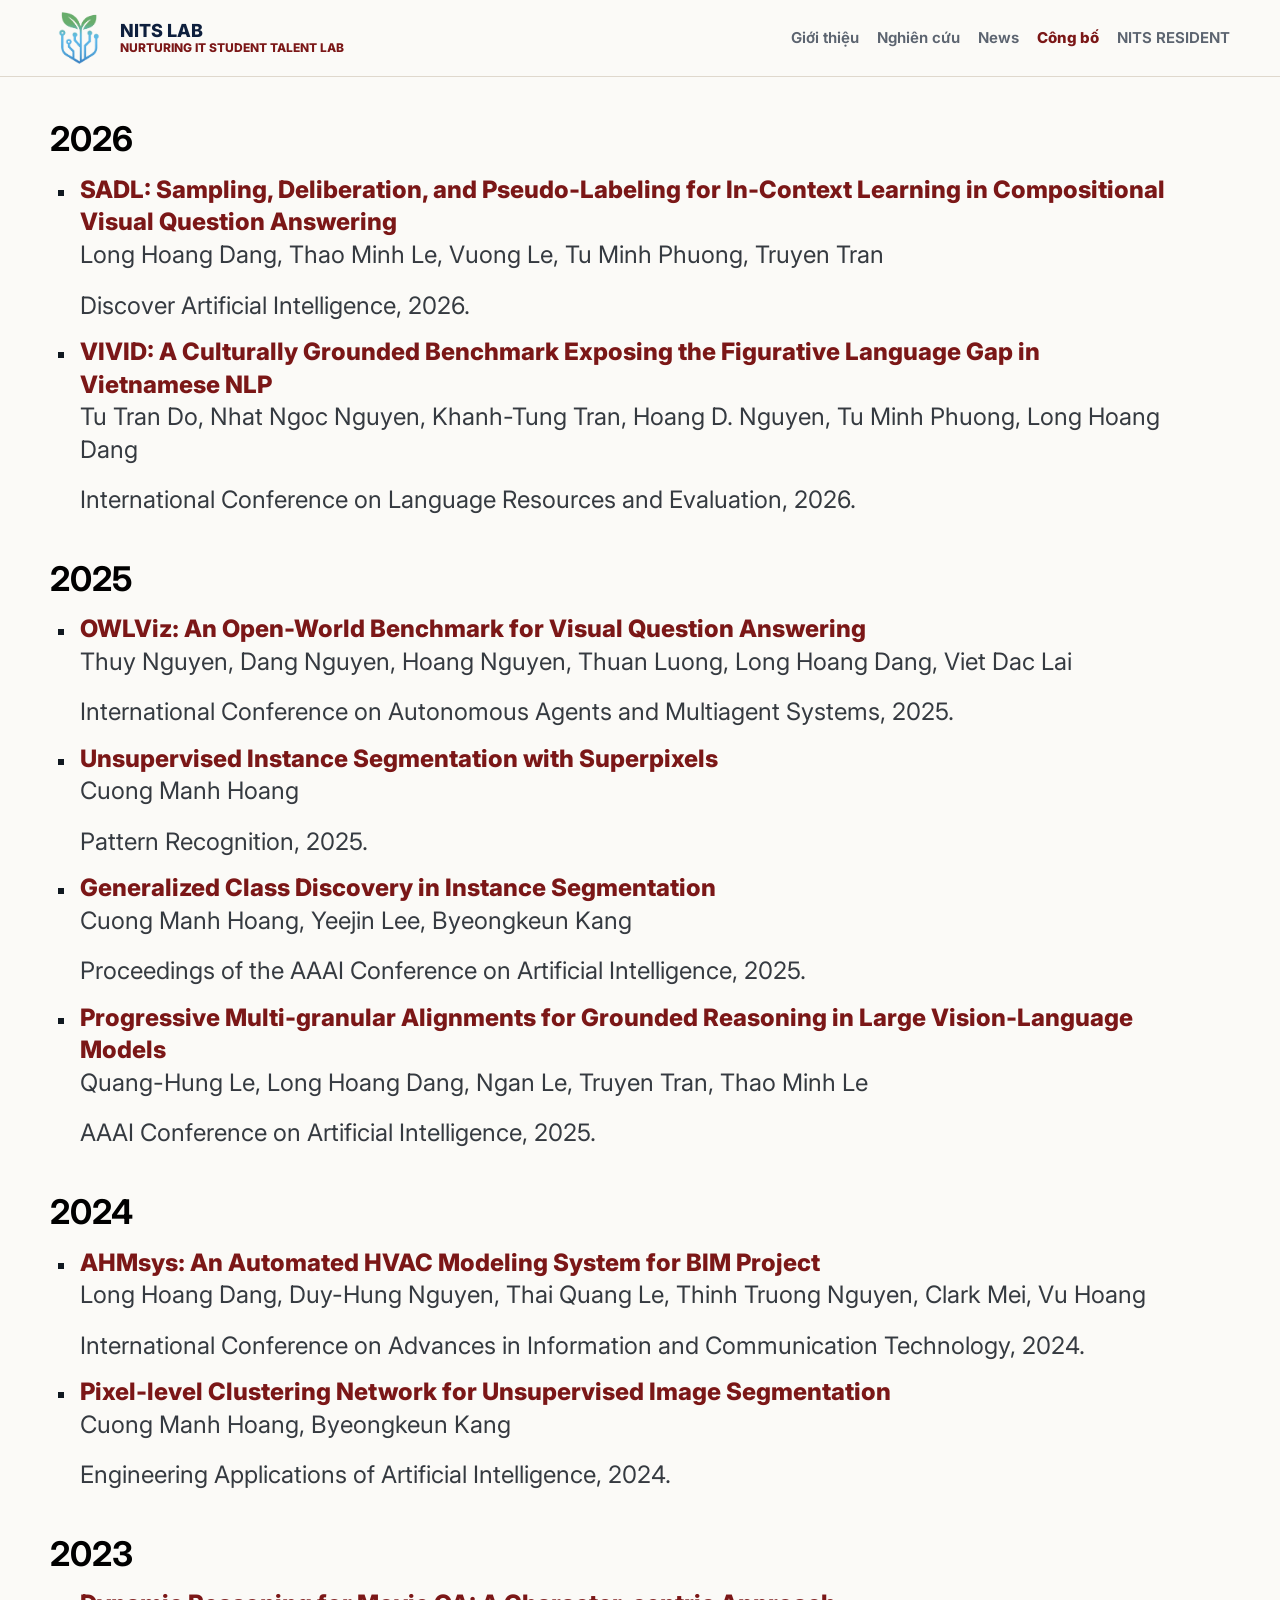
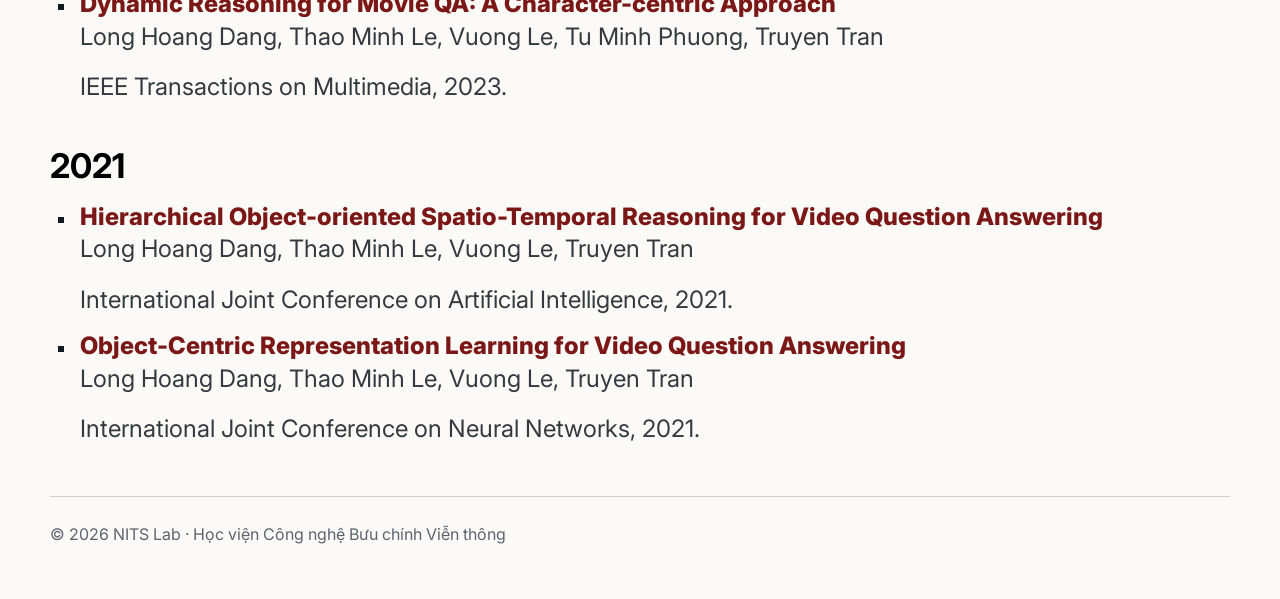
<file: public.html>
<!DOCTYPE html>
<html lang="vi">
  <head>
    <meta charset="utf-8" />
    <meta name="viewport" content="width=device-width, initial-scale=1" />
    <title>Công bố | NITS Lab</title>
    <link rel="icon" type="image/png" href="assest/image/logo.png" />
    <meta
      name="description"
      content="Danh sách công bố khoa học của NITS Lab."
    />
    <link rel="preconnect" href="https://fonts.googleapis.com" />
    <link rel="preconnect" href="https://fonts.gstatic.com" crossorigin />
    <link href="https://fonts.googleapis.com/css2?family=Inter:wght@400;650;700;800;900&display=swap" rel="stylesheet" />
    <link rel="stylesheet" href="assest/style.css" />
  </head>
  <body>
    <header class="site-header">
      <div class="header-inner">
        <a class="brand" href="index.html#about" aria-label="NITS Lab home">
          <img class="brand-logo" src="assest/image/nits.png" alt="NITS Lab" />
          <span>
            NITS LAB
            <small>Nurturing IT Student Talent Lab</small>
          </span>
        </a>

        <button class="nav-toggle" type="button" aria-label="Mở menu" aria-expanded="false" aria-controls="main-nav">
          <span></span>
          <span></span>
          <span></span>
        </button>

        <nav class="nav" id="main-nav" aria-label="Điều hướng chính">
          <a href="index.html#about">Giới thiệu</a>
          <!-- <a href="index.html#openings">Tuyển thành viên</a> -->
          <a href="index.html#research">Nghiên cứu</a>
          <a href="index.html#news">News</a>
          <a class="active" href="public.html">Công bố</a>
          <a href="resident.html">NITS RESIDENT</a>
        </nav>
      </div>
    </header>

    <main class="page publications-page">
      <section class="publications-list" aria-label="Danh sách công bố">
        <section class="publication-year" aria-labelledby="year-2026">
          <h1 id="year-2026">2026</h1>
          <ul class="publication-list">
            <li>
              <a class="publication-title" href="https://link.springer.com/content/pdf/10.1007/s44163-026-01411-z_reference.pdf">
                SADL: Sampling, Deliberation, and Pseudo-Labeling for In-Context Learning in Compositional Visual Question Answering
              </a>
              <p class="publication-authors">
                Long Hoang Dang, Thao Minh Le, Vuong Le, Tu Minh Phuong, Truyen Tran
              </p>
              <p class="publication-venue">
                Discover Artificial Intelligence, 2026.
              </p>
            </li>
            <li>
              <span class="publication-title">
                VIVID: A Culturally Grounded Benchmark Exposing the Figurative Language Gap in Vietnamese NLP
              </span>
              <p class="publication-authors">
                Tu Tran Do, Nhat Ngoc Nguyen, Khanh-Tung Tran, Hoang D. Nguyen, Tu Minh Phuong, Long Hoang Dang
              </p>
              <p class="publication-venue">
                International Conference on Language Resources and Evaluation, 2026.
              </p>
            </li>
          </ul>
        </section>

        <section class="publication-year" aria-labelledby="year-2025">
          <h1 id="year-2025">2025</h1>
          <ul class="publication-list">
            <li>
              <a class="publication-title" href="https://arxiv.org/pdf/2503.07631">
                OWLViz: An Open-World Benchmark for Visual Question Answering
              </a>
              <p class="publication-authors">
                Thuy Nguyen, Dang Nguyen, Hoang Nguyen, Thuan Luong, Long Hoang Dang, Viet Dac Lai
              </p>
              <p class="publication-venue">
                International Conference on Autonomous Agents and Multiagent Systems, 2025.
              </p>
            </li>
            <li>
              <a class="publication-title" href="https://arxiv.org/pdf/2509.05352">
                Unsupervised Instance Segmentation with Superpixels
              </a>
              <p class="publication-authors">
                Cuong Manh Hoang
              </p>
              <p class="publication-venue">
                Pattern Recognition, 2025.
              </p>
            </li>
            <li>
              <a class="publication-title" href="https://ojs.aaai.org/index.php/AAAI/article/view/32362">
                Generalized Class Discovery in Instance Segmentation
              </a>
              <p class="publication-authors">
                Cuong Manh Hoang, Yeejin Lee, Byeongkeun Kang
              </p>
              <p class="publication-venue">
                Proceedings of the AAAI Conference on Artificial Intelligence, 2025.
              </p>
            </li>
            <li>
              <a class="publication-title" href="https://ojs.aaai.org/index.php/AAAI/article/download/32471/34626">
                Progressive Multi-granular Alignments for Grounded Reasoning in Large Vision-Language Models
              </a>
              <p class="publication-authors">
                Quang-Hung Le, Long Hoang Dang, Ngan Le, Truyen Tran, Thao Minh Le
              </p>
              <p class="publication-venue">
                AAAI Conference on Artificial Intelligence, 2025.
              </p>
            </li>
          </ul>
        </section>

        <section class="publication-year" aria-labelledby="year-2024">
          <h1 id="year-2024">2024</h1>
          <ul class="publication-list">
            <li>
              <a class="publication-title" href="https://arxiv.org/pdf/2407.01987">
                AHMsys: An Automated HVAC Modeling System for BIM Project
              </a>
              <p class="publication-authors">
                Long Hoang Dang, Duy-Hung Nguyen, Thai Quang Le, Thinh Truong Nguyen, Clark Mei, Vu Hoang
              </p>
              <p class="publication-venue">
                International Conference on Advances in Information and Communication Technology, 2024.
              </p>
            </li>
            <li>
              <a class="publication-title" href="https://arxiv.org/pdf/2310.16234">
                Pixel-level Clustering Network for Unsupervised Image Segmentation
              </a>
              <p class="publication-authors">
                Cuong Manh Hoang, Byeongkeun Kang
              </p>
              <p class="publication-venue">
                Engineering Applications of Artificial Intelligence, 2024.
              </p>
            </li>
          </ul>
        </section>

        <section class="publication-year" aria-labelledby="year-2023">
          <h1 id="year-2023">2023</h1>
          <ul class="publication-list">
            <li>
              <a class="publication-title" href="https://ieeexplore.ieee.org/abstract/document/10272656/">
                Dynamic Reasoning for Movie QA: A Character-centric Approach
              </a>
              <p class="publication-authors">
                Long Hoang Dang, Thao Minh Le, Vuong Le, Tu Minh Phuong, Truyen Tran
              </p>
              <p class="publication-venue">
                IEEE Transactions on Multimedia, 2023.
              </p>
            </li>
          </ul>
        </section>

        <section class="publication-year" aria-labelledby="year-2021">
          <h1 id="year-2021">2021</h1>
          <ul class="publication-list">
            <li>
              <a class="publication-title" href="https://arxiv.org/pdf/2106.13432">
                Hierarchical Object-oriented Spatio-Temporal Reasoning for Video Question Answering
              </a>
              <p class="publication-authors">
                Long Hoang Dang, Thao Minh Le, Vuong Le, Truyen Tran
              </p>
              <p class="publication-venue">
                International Joint Conference on Artificial Intelligence, 2021.
              </p>
            </li>
            <li>
              <a class="publication-title" href="https://arxiv.org/pdf/2104.05166">
                Object-Centric Representation Learning for Video Question Answering
              </a>
              <p class="publication-authors">
                Long Hoang Dang, Thao Minh Le, Vuong Le, Truyen Tran
              </p>
              <p class="publication-venue">
                International Joint Conference on Neural Networks, 2021.
              </p>
            </li>
          </ul>
        </section>
      </section>
    </main>

    <footer class="footer">
      <p>&copy; 2026 NITS Lab &middot; Học viện Công nghệ Bưu chính Viễn thông</p>
    </footer>
    <script>
      const siteHeader = document.querySelector(".site-header");
      const navToggle = document.querySelector(".nav-toggle");
      const mainNav = document.querySelector("#main-nav");

      function closeMobileNav() {
        siteHeader?.classList.remove("nav-open");
        navToggle?.setAttribute("aria-expanded", "false");
      }

      navToggle?.addEventListener("click", () => {
        const isOpen = siteHeader.classList.toggle("nav-open");
        navToggle.setAttribute("aria-expanded", String(isOpen));
      });

      mainNav?.addEventListener("click", (event) => {
        if (event.target.closest("a")) {
          closeMobileNav();
        }
      });

      window.addEventListener("keydown", (event) => {
        if (event.key === "Escape") {
          closeMobileNav();
        }
      });
    </script>
  </body>
</html>
</file>
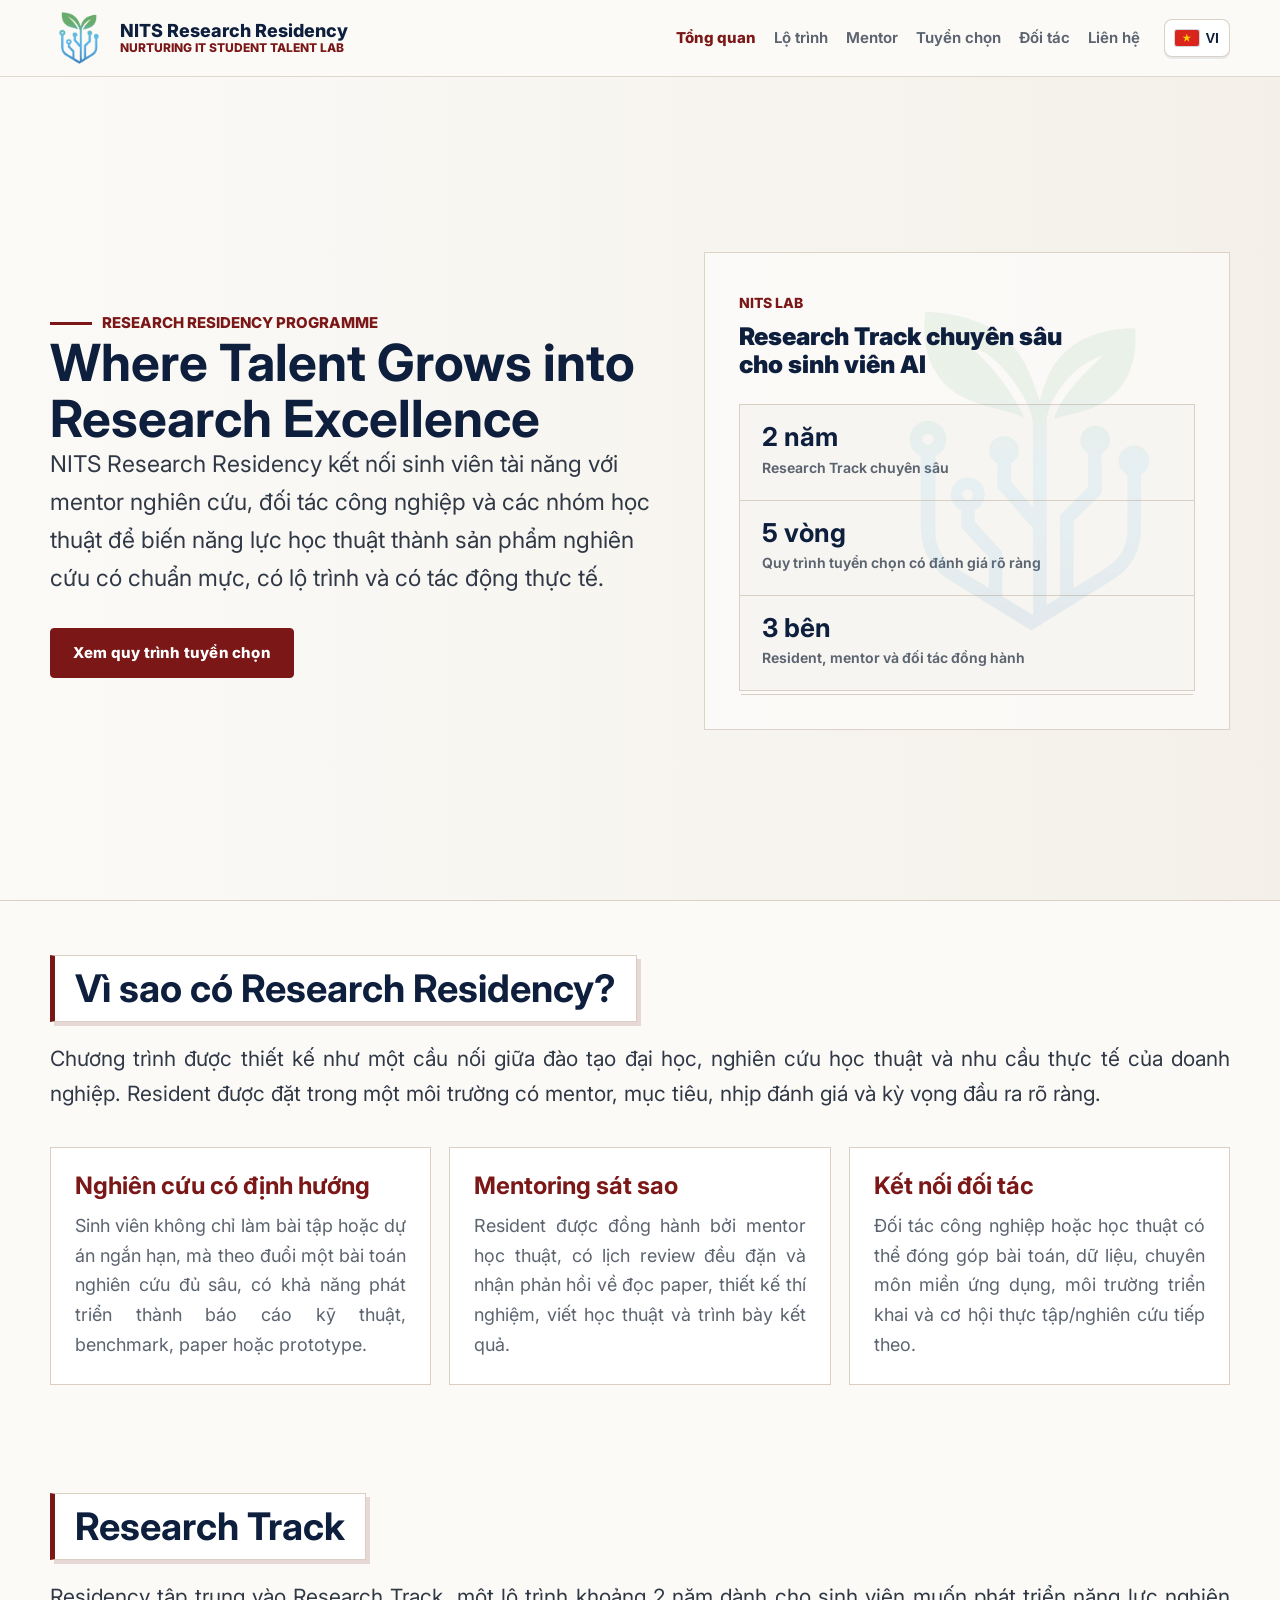
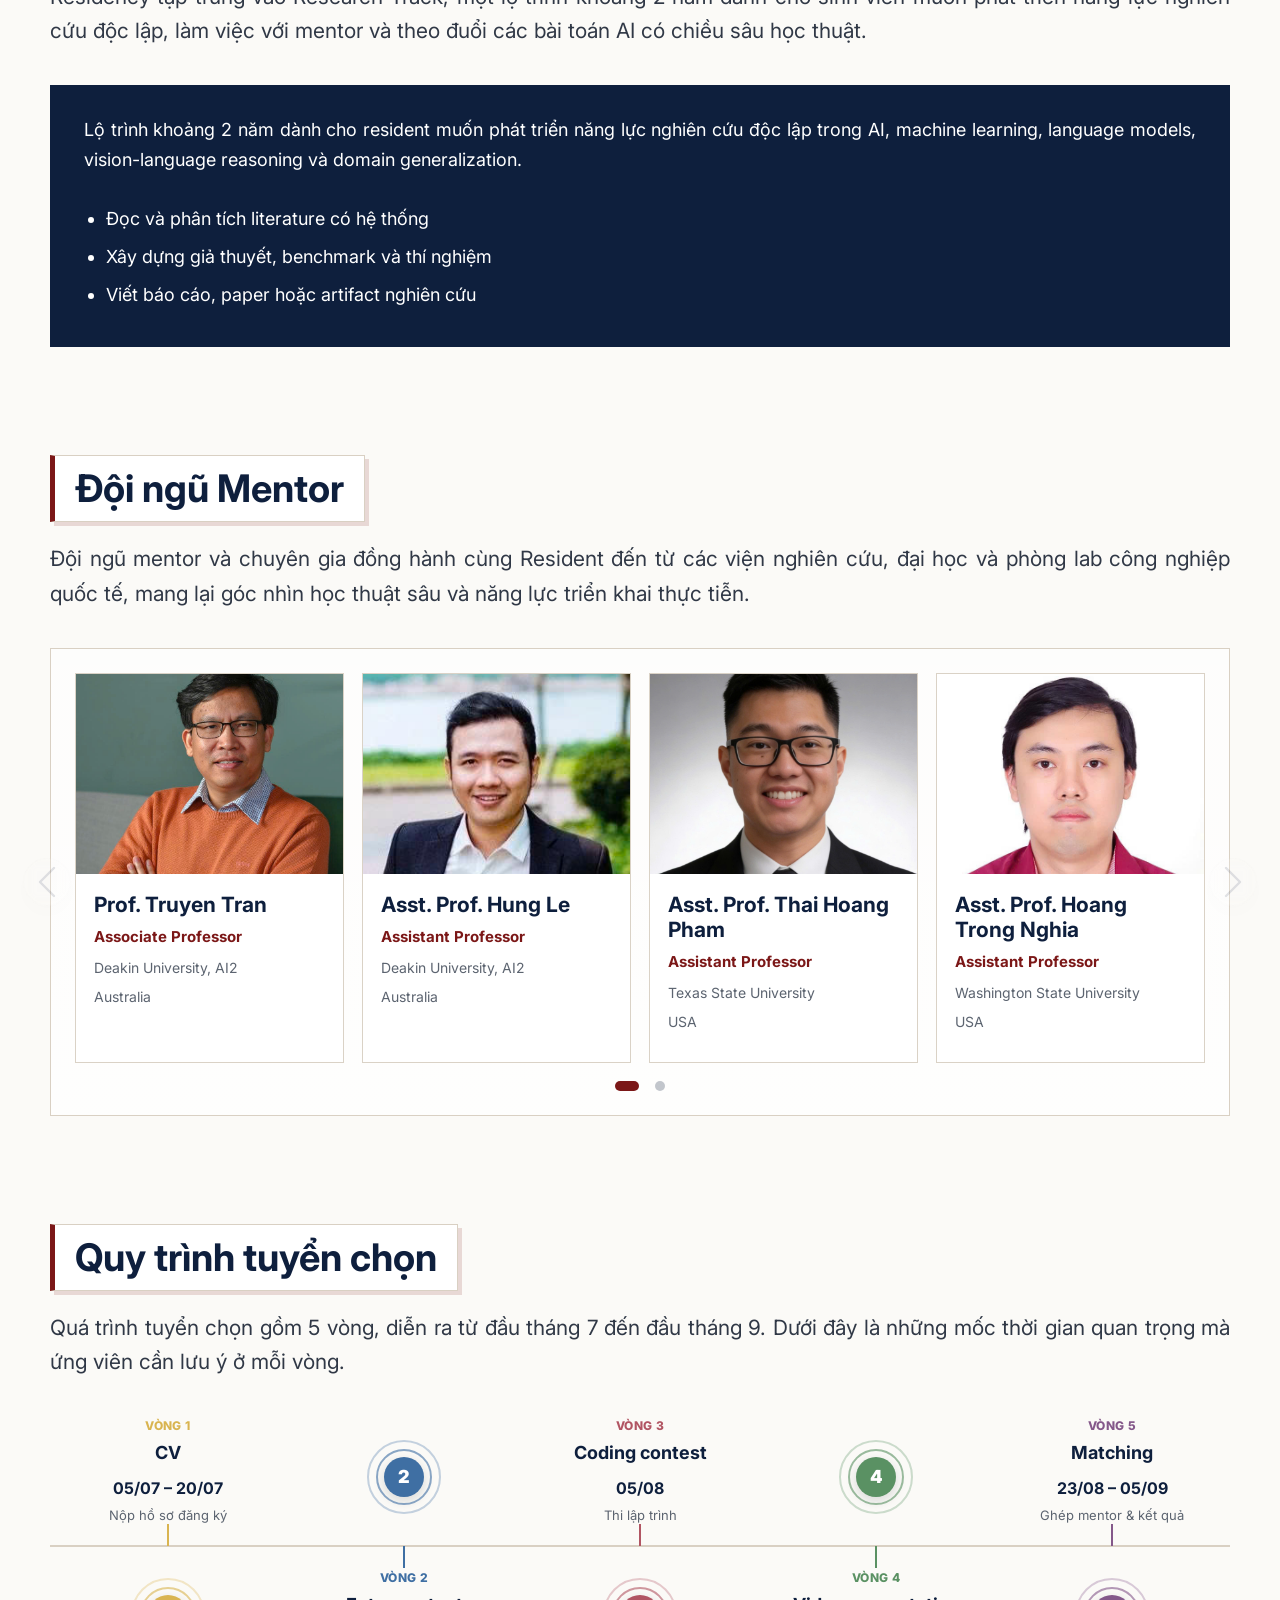
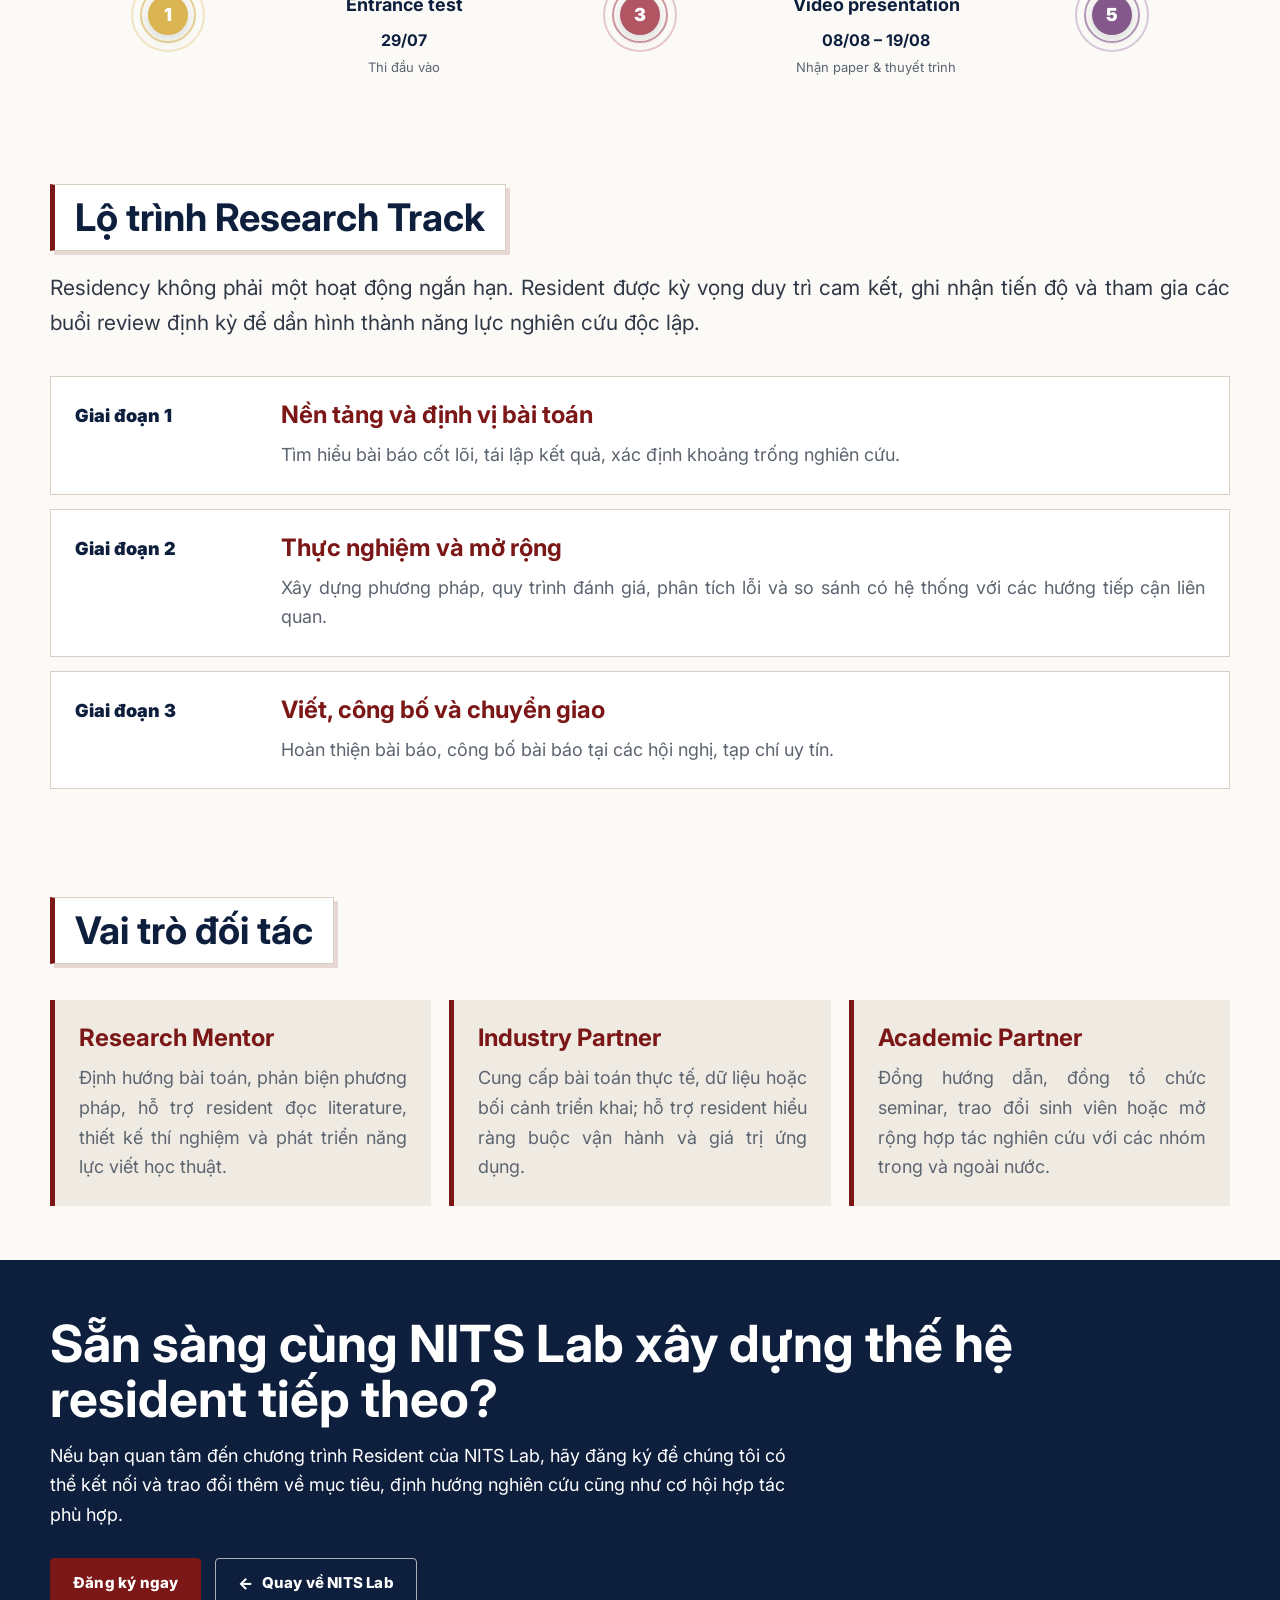
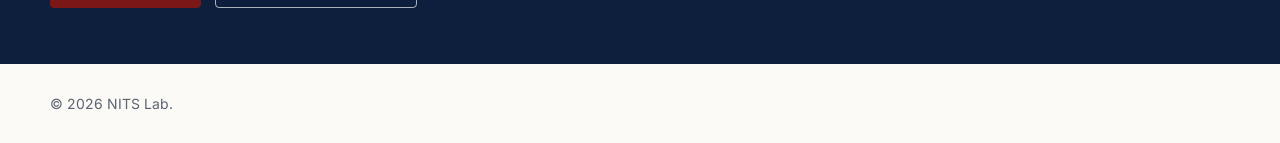
<file: resident-en.html>
<!DOCTYPE html>
<html lang="en">
  <head>
    <meta charset="utf-8" />
    <meta name="viewport" content="width=device-width, initial-scale=1" />
    <title>NITS Research Residency | NITS Lab</title>
    <link rel="icon" type="image/png" href="assest/image/logo.png" />
    <meta
      name="description"
      content="NITS Research Residency connects students, academic mentors, and partners to develop AI research capacity."
    />
    <link
      rel="stylesheet"
      href="https://cdn.jsdelivr.net/npm/swiper@11/swiper-bundle.min.css"
    />
    <link rel="preconnect" href="https://fonts.googleapis.com" />
    <link rel="preconnect" href="https://fonts.gstatic.com" crossorigin />
    <link href="https://fonts.googleapis.com/css2?family=Inter:wght@400;650;700;800;900&display=swap" rel="stylesheet" />
    <style>
      :root {
        --ink: #101820;
        --muted: #5c6470;
        --brand: #7b1717;
        --brand-2: #0e1f3d;
        --paper: #fbfaf7;
        --soft: #f0ebe2;
        --line: #d9d0c3;
        --white: #ffffff;
      }

      * {
        box-sizing: border-box;
      }

      html {
        scroll-behavior: smooth;
      }

      body {
        margin: 0;
        background: var(--paper);
        color: var(--ink);
        font-family: "Inter", sans-serif;
        font-size: 18px;
        line-height: 1.65;
      }

      a {
        color: inherit;
        text-decoration: none;
      }

      p {
        margin: 0;
      }

      .topbar {
        position: sticky;
        top: 0;
        z-index: 10;
        background: rgba(251, 250, 247, 0.92);
        border-bottom: 1px solid rgba(217, 208, 195, 0.8);
        backdrop-filter: blur(14px);
      }

      .nav {
        width: min(1180px, calc(100% - 40px));
        margin: 0 auto;
        min-height: 76px;
        display: flex;
        align-items: center;
        justify-content: space-between;
        gap: 24px;
        min-width: 0;
      }

      .brand {
        display: flex;
        align-items: center;
        flex: 0 1 auto;
        gap: 12px;
        font-weight: 800;
        color: var(--brand-2);
        min-width: 230px;
        text-align: left;
      }

      .brand img {
        width: 58px;
        height: 58px;
        object-fit: contain;
      }

      .brand span {
        display: grid;
        min-width: 0;
        line-height: 1.15;
      }

      .brand small {
        color: var(--brand);
        font-size: 12px;
        font-weight: 800;
        letter-spacing: 0;
        text-transform: uppercase;
      }

      .nav-links {
        display: flex;
        flex-wrap: wrap;
        justify-content: flex-end;
        gap: 18px;
        flex: 1;
        min-width: 0;
        color: var(--muted);
        font-size: 15px;
        font-weight: 650;
      }

      .nav-links a {
        white-space: nowrap;
        line-height: 1.2;
      }

      .nav-links a:hover {
        color: var(--brand);
      }

      .nav-links a.active {
        color: var(--brand);
        font-weight: 800;
      }

      .lang-toggle {
        display: inline-flex;
        align-items: center;
        justify-content: center;
        flex: 0 0 auto;
        gap: 7px;
        min-height: 38px;
        padding: 7px 10px;
        border: 1px solid rgba(217, 208, 195, 0.95);
        border-radius: 8px;
        background: #ffffff;
        color: var(--brand-2);
        font-size: 14px;
        font-weight: 800;
        line-height: 1;
        box-shadow: 0 2px 0 rgba(14, 31, 61, 0.08);
        cursor: pointer;
      }

      .lang-toggle:hover {
        border-color: var(--brand);
        color: var(--brand);
      }

      .lang-toggle__flag {
        position: relative;
        display: inline-block;
        width: 24px;
        height: 16px;
        overflow: hidden;
        border-radius: 2px;
        box-shadow: 0 0 0 1px rgba(14, 31, 61, 0.18);
      }

      .lang-toggle__flag.flag--gb {
        background:
          linear-gradient(33deg, transparent 0 42%, #ffffff 42% 48%, #c8102e 48% 52%, #ffffff 52% 58%, transparent 58%),
          linear-gradient(147deg, transparent 0 42%, #ffffff 42% 48%, #c8102e 48% 52%, #ffffff 52% 58%, transparent 58%),
          linear-gradient(90deg, transparent 0 42%, #ffffff 42% 58%, transparent 58%),
          linear-gradient(0deg, transparent 0 35%, #ffffff 35% 65%, transparent 65%),
          linear-gradient(90deg, transparent 0 46%, #c8102e 46% 54%, transparent 54%),
          linear-gradient(0deg, transparent 0 40%, #c8102e 40% 60%, transparent 60%),
          #012169;
      }

      .lang-toggle__flag.flag--vn {
        background: #da251d;
      }

      .lang-toggle__flag.flag--vn::after {
        content: "";
        position: absolute;
        left: 50%;
        top: 50%;
        width: 9px;
        height: 9px;
        background: #ffcd00;
        transform: translate(-50%, -50%);
        clip-path: polygon(50% 0%, 61% 35%, 98% 35%, 68% 56%, 79% 91%, 50% 70%, 21% 91%, 32% 56%, 2% 35%, 39% 35%);
      }

      .nav-toggle {
        display: none;
        flex: 0 0 auto;
        width: 52px;
        height: 52px;
        align-items: center;
        justify-content: center;
        flex-direction: column;
        gap: 6px;
        border: 0;
        border-radius: 8px;
        background: linear-gradient(180deg, #6876bd 0%, #4e5aa0 100%);
        box-shadow: 0 2px 0 rgba(14, 31, 61, 0.28);
        cursor: pointer;
      }

      .nav-toggle span {
        display: block;
        width: 20px;
        height: 2px;
        border-radius: 999px;
        background: #ffffff;
        transition: transform 0.2s ease, opacity 0.2s ease;
      }

      .topbar.nav-open .nav-toggle span:nth-child(1) {
        transform: translateY(8px) rotate(45deg);
      }

      .topbar.nav-open .nav-toggle span:nth-child(2) {
        opacity: 0;
      }

      .topbar.nav-open .nav-toggle span:nth-child(3) {
        transform: translateY(-8px) rotate(-45deg);
      }

      .hero {
        position: relative;
        min-height: calc(100vh - 76px);
        display: grid;
        align-items: center;
        overflow: hidden;
        background: var(--paper);
      }

      .hero::before {
        content: "";
        position: absolute;
        inset: 0;
        background:
          linear-gradient(90deg, rgba(251, 250, 247, 0) 0%, rgba(240, 235, 226, 0.82) 100%);
        opacity: 0.8;
        pointer-events: none;
      }

      .hero::after {
        content: "";
        position: absolute;
        left: 0;
        right: 0;
        bottom: 0;
        height: 1px;
        background: var(--line);
      }

      .hero-inner {
        position: relative;
        width: min(1180px, calc(100% - 40px));
        margin: 0 auto;
        padding: 72px 0 68px;
        display: grid;
        grid-template-columns: minmax(0, 0.9fr) minmax(440px, 0.78fr);
        gap: 48px;
        align-items: center;
      }

      .hero-content {
        position: relative;
        z-index: 1;
      }

      .eyebrow {
        display: inline-flex;
        align-items: center;
        gap: 10px;
        color: var(--brand);
        font-size: 15px;
        font-weight: 800;
        text-transform: uppercase;
        letter-spacing: 0;
      }

      .eyebrow::before {
        content: "";
        width: 42px;
        height: 3px;
        background: var(--brand);
      }

      .hero h1 {
        max-width: 640px;
        margin: 18px 0 24px;
        color: var(--brand-2);
        font-size: clamp(38px, 4.6vw, 62px);
        line-height: 1.02;
        letter-spacing: 0;
      }

      .hero-copy {
        max-width: 660px;
        color: #303846;
        font-size: clamp(18px, 1.95vw, 23px);
      }

      .hero-actions {
        display: flex;
        flex-wrap: wrap;
        gap: 14px;
        margin-top: 30px;
      }

      .button {
        display: inline-flex;
        align-items: center;
        justify-content: center;
        min-height: 48px;
        padding: 12px 18px;
        border: 1px solid var(--brand);
        background: var(--brand);
        color: var(--white);
        font-weight: 800;
      }

      .button.secondary {
        background: transparent;
        color: var(--brand);
      }

      .hero-stats {
        display: grid;
        grid-template-columns: 1fr;
        gap: 1px;
        max-width: none;
        margin-top: 26px;
        background: var(--line);
        border: 1px solid var(--line);
      }

      .hero-visual {
        position: relative;
        min-height: 430px;
        display: grid;
        align-content: start;
        padding: 38px 34px;
        border: 1px solid rgba(217, 208, 195, 0.92);
        background: rgba(255, 255, 255, 0.58);
        overflow: hidden;
      }

      .hero-visual::before {
        content: "";
        position: absolute;
        inset: 38px 20px auto auto;
        width: min(84%, 360px);
        aspect-ratio: 1;
        background: url("assest/image/nits.png") center / contain no-repeat;
        opacity: 0.1;
      }

      .hero-visual::after {
        content: "";
        position: absolute;
        left: 36px;
        right: 36px;
        bottom: 34px;
        height: 1px;
        background: var(--line);
      }

      .hero-visual-title {
        position: relative;
        max-width: 430px;
        color: var(--brand-2);
        font-size: clamp(22px, 1.9vw, 26px);
        font-weight: 900;
        line-height: 1.16;
      }

      .hero-visual-kicker {
        position: relative;
        margin-bottom: 8px;
        color: var(--brand);
        font-size: 14px;
        font-weight: 800;
        text-transform: uppercase;
      }

      .stat {
        background: rgba(255, 255, 255, 0.78);
        padding: 18px 22px;
      }

      .stat strong {
        display: block;
        color: var(--brand-2);
        font-size: 26px;
        line-height: 1.1;
      }

      .stat span {
        color: var(--muted);
        font-size: 14px;
        font-weight: 650;
      }

      .section {
        width: min(1180px, calc(100% - 40px));
        margin: 0 auto;
        padding: 54px 0;
      }

            .section-head {
        display: flex;
        flex-direction: column;
        gap: 20px;
        margin-bottom: 36px;
      }

      h2 {
        margin: 0;
        color: var(--brand-2);
        font-size: clamp(32px, 4vw, 52px);
        line-height: 1.08;
      }

            .section-head h2 {
        background: var(--white);
        border: 1px solid var(--line);
        border-left: 5px solid var(--brand);
        padding: 12px 20px;
        box-shadow: 4px 4px 0px rgba(123, 23, 23, 0.15);
        display: inline-block;
        align-self: flex-start;
        font-size: clamp(24px, 3vw, 38px);
      }

      .section-lead {
        color: #303846;
        font-size: 21px;
        text-align: justify;
      }

      .cards {
        display: grid;
        grid-template-columns: repeat(3, minmax(0, 1fr));
        gap: 18px;
      }

      .card {
        background: var(--white);
        border: 1px solid var(--line);
        padding: 24px;
      }

      .card h3,
      .track h3,
      .timeline h3,
      .role h3 {
        margin: 0 0 10px;
        color: var(--brand);
        font-size: 24px;
        line-height: 1.2;
      }

      .card p,
      .track p,
      .timeline p,
      .role p,
      .step p {
        color: var(--muted);
        text-align: justify;
      }

      .tracks {
        display: grid;
        grid-template-columns: 1fr;
        gap: 20px;
      }

      .track {
        min-height: 220px;
        background: var(--brand-2);
        color: var(--white);
        padding: 30px 34px;
        display: flex;
        flex-direction: column;
        justify-content: space-between;
      }

      .track h3,
      .track p {
        color: var(--white);
      }

      .track ul {
        margin: 22px 0 0;
        padding-left: 22px;
      }

      .track li {
        margin: 8px 0;
      }

      .steps {
        counter-reset: step;
        display: grid;
        grid-template-columns: repeat(5, minmax(0, 1fr));
        gap: 12px;
      }

      .step {
        counter-increment: step;
        background: var(--white);
        border: 1px solid var(--line);
        padding: 22px;
      }

      .step::before {
        content: "0" counter(step);
        display: block;
        margin-bottom: 24px;
        color: var(--brand);
        font-size: 28px;
        font-weight: 900;
      }

      .step h3 {
        margin: 0 0 8px;
        color: var(--brand-2);
        font-size: 20px;
      }

      .timeline-wrap {
        display: grid;
        gap: 14px;
      }

      .timeline {
        display: grid;
        grid-template-columns: 180px 1fr;
        gap: 26px;
        background: var(--white);
        border: 1px solid var(--line);
        padding: 24px;
      }

      .time {
        color: var(--brand-2);
        font-size: 18px;
        font-weight: 900;
      }

      .timeline-v {
        position: relative;
        margin-top: 8px;
      }

      .tl-item {
        position: relative;
        padding: 0 0 34px 72px;
        min-height: 50px;
      }

      .tl-item:last-child {
        padding-bottom: 0;
      }

      .tl-item::before {
        content: "";
        position: absolute;
        left: 24px;
        top: 25px;
        bottom: 0;
        width: 2px;
        background: var(--line);
      }

      .tl-item:last-child::before {
        display: none;
      }

      .tl-node {
        position: absolute;
        left: 0;
        top: 0;
        width: 50px;
        height: 50px;
        display: grid;
        place-items: center;
        background: var(--round, var(--brand));
        color: var(--round-ink, var(--white));
        font-size: 22px;
        font-weight: 900;
        z-index: 1;
      }

      .tl-eyebrow {
        display: block;
        color: var(--brand);
        font-size: 14px;
        font-weight: 800;
        letter-spacing: 0.6px;
        text-transform: uppercase;
      }

      .tl-date {
        margin-top: 5px;
        color: var(--brand-2);
        font-size: 25px;
        font-weight: 900;
        line-height: 1.1;
      }

      .tl-desc {
        margin-top: 9px;
        max-width: 720px;
        color: var(--muted);
        text-align: justify;
      }

      /* Color and position for each round, replacing inline styles */
      .r1 {
        --round: #d9b450;
        --round-ink: #0e1f3d;
      }
      .r2 {
        --round: #3f6fa3;
      }
      .r3 {
        --round: #b15563;
      }
      .r4 {
        --round: #5a9163;
      }
      .r5 {
        --round: #84588a;
      }

      .s1 {
        left: 9.5%;
        top: 68%;
      }
      .s2 {
        left: 30%;
        top: 27.3%;
      }
      .s3 {
        left: 50%;
        top: 68%;
      }
      .s4 {
        left: 70%;
        top: 27.3%;
      }
      .s5 {
        left: 90.5%;
        top: 68%;
      }

      /* ===== Journey road for wide screens ===== */
      .journey {
        position: relative;
        width: 100%;
        aspect-ratio: 1000 / 440;
        margin-top: 12px;
      }

      .journey-road {
        position: absolute;
        inset: 0;
        width: 100%;
        height: 100%;
        overflow: visible;
      }

      .ribbon {
        fill: none;
        stroke: url(#ribbonGrad);
        stroke-width: 38;
        stroke-linecap: round;
        stroke-linejoin: round;
      }

      .ribbon-sheen {
        fill: none;
        stroke: rgba(255, 255, 255, 0.4);
        stroke-width: 6;
        stroke-linecap: round;
      }

      .stop-ico {
        display: block;
        width: 26px;
        height: 26px;
        margin: 0 auto 5px;
        color: var(--round, var(--brand));
      }

      .stop {
        position: absolute;
        width: 0;
        height: 0;
      }

      .pin {
        position: absolute;
        left: 0;
        top: 0;
        transform: translate(-50%, -50%);
        width: 58px;
        height: 58px;
        border-radius: 50%;
        background: radial-gradient(
            circle at 50% 30%,
            rgba(255, 255, 255, 0.55),
            rgba(255, 255, 255, 0) 46%
          ),
          var(--round, var(--brand));
        color: var(--round-ink, var(--white));
        display: grid;
        place-items: center;
        font-size: 24px;
        font-weight: 900;
        box-shadow: 0 0 0 5px var(--paper), 0 0 0 8px var(--round, var(--brand)),
          0 10px 22px rgba(16, 24, 32, 0.3),
          inset 0 2px 5px rgba(255, 255, 255, 0.45);
        z-index: 2;
      }

      .stop-label {
        position: absolute;
        left: 0;
        width: 180px;
        transform: translateX(-50%);
        text-align: center;
      }

      .stop--up .stop-label {
        bottom: 42px;
      }

      .stop--down .stop-label {
        top: 42px;
      }

      .stop-name {
        display: block;
        color: var(--brand);
        font-size: 13px;
        font-weight: 800;
        text-transform: uppercase;
        letter-spacing: 0.4px;
      }

      .stop-date {
        display: block;
        margin-top: 2px;
        color: var(--brand-2);
        font-size: 20px;
        font-weight: 900;
        line-height: 1.1;
      }

      .stop-note {
        display: block;
        margin-top: 4px;
        color: var(--muted);
        font-size: 13px;
        line-height: 1.4;
      }

      /* ===== Horizontal Timeline (NEW) ===== */
      .timeline-h {
        position: relative;
        margin: 32px 0 0;
      }

      .timeline-axis {
        position: absolute;
        top: 50%;
        left: 0;
        right: 0;
        height: 2px;
        background: #d9d0c3;
        transform: translateY(-50%);
        z-index: 0;
      }

      .timeline-items {
        display: grid;
        grid-template-columns: repeat(5, 1fr);
        gap: 0;
        min-height: 260px;
        position: relative;
        z-index: 1;
      }

      .timeline-item {
        position: relative;
        min-height: 260px;
      }

      .timeline-content {
        position: absolute;
        left: 50%;
        width: min(190px, calc(100% - 12px));
        transform: translateX(-50%);
        text-align: center;
      }

      .timeline-item--above .timeline-content {
        bottom: calc(50% + 22px);
      }

      .timeline-item--above::after {
        content: "";
        position: absolute;
        left: 50%;
        top: calc(50% - 22px);
        transform: translateX(-50%);
        width: 2px;
        height: 22px;
        background: var(--timeline-color, #d9b450);
      }

      .timeline-item--above .timeline-node {
        top: calc(50% + 34px);
      }

      .timeline-item--below .timeline-node {
        bottom: calc(50% + 34px);
      }

      .timeline-item--below .timeline-content {
        top: calc(50% + 22px);
      }

      .timeline-item--below::after {
        content: "";
        position: absolute;
        left: 50%;
        top: 50%;
        transform: translateX(-50%);
        width: 2px;
        height: 22px;
        background: var(--timeline-color, #3f6fa3);
      }

      /* Node styling: concentric circles */
      .timeline-node {
        position: absolute;
        left: 50%;
        transform: translateX(-50%);
        width: 70px;
        height: 70px;
        display: grid;
        place-items: center;
        z-index: 2;
      }

      .timeline-node::before {
        content: "";
        position: absolute;
        width: 70px;
        height: 70px;
        border: 2px solid var(--timeline-color, #d9b450);
        border-radius: 50%;
        opacity: 0.3;
      }

      .timeline-node::after {
        content: "";
        position: absolute;
        width: 52px;
        height: 52px;
        border: 2px solid var(--timeline-color, #d9b450);
        border-radius: 50%;
        opacity: 0.6;
      }

      .timeline-node-core {
        position: relative;
        width: 40px;
        height: 40px;
        border-radius: 50%;
        background: var(--timeline-color, #d9b450);
        color: var(--white);
        display: grid;
        place-items: center;
        font-weight: 900;
        font-size: 18px;
        box-shadow: 0 4px 12px rgba(16, 24, 32, 0.15);
      }

      /* Color variables for each stage */
      .r1 { --timeline-color: #d9b450; }
      .r2 { --timeline-color: #3f6fa3; }
      .r3 { --timeline-color: #b15563; }
      .r4 { --timeline-color: #5a9163; }
      .r5 { --timeline-color: #84588a; }

      /* Content text styling */
      .timeline-heading {
        margin-bottom: 8px;
      }

      .timeline-number {
        display: block;
        color: var(--timeline-color, #d9b450);
        font-size: 12px;
        font-weight: 800;
        text-transform: uppercase;
        letter-spacing: 0.4px;
      }

      .timeline-title {
        display: block;
        color: var(--brand-2);
        font-size: 18px;
        font-weight: 700;
        margin-top: 2px;
      }

      .timeline-date {
        color: var(--brand-2);
        font-size: 16px;
        font-weight: 700;
        margin-top: 6px;
      }

      .timeline-desc {
        color: var(--muted);
        font-size: 13px;
        line-height: 1.4;
        margin-top: 4px;
        max-width: 170px;
        margin-left: auto;
        margin-right: auto;
      }

      .timeline-v {
        display: none;
      }

      @media (max-width: 1024px) {
        .timeline-items {
          gap: 0;
          min-height: 240px;
        }

        .timeline-item {
          min-height: 240px;
        }

        .timeline-item--above::after,
        .timeline-item--below::after {
          height: 18px;
        }

        .timeline-item--above .timeline-node {
          top: calc(50% + 30px);
        }

        .timeline-item--below .timeline-node {
          bottom: calc(50% + 30px);
        }

        .timeline-node {
          width: 60px;
          height: 60px;
        }

        .timeline-node::before {
          width: 60px;
          height: 60px;
        }

        .timeline-node::after {
          width: 44px;
          height: 44px;
        }

        .timeline-node-core {
          width: 34px;
          height: 34px;
          font-size: 16px;
        }

        .timeline-title {
          font-size: 16px;
        }

        .timeline-date {
          font-size: 14px;
        }

        .timeline-desc {
          font-size: 12px;
          max-width: 120px;
        }
      }

      @media (max-width: 768px) {
        .timeline-h {
          display: none;
        }

        .timeline-v {
          display: block;
        }
      }

      .roles {
        display: grid;
        grid-template-columns: repeat(3, minmax(0, 1fr));
        gap: 18px;
      }

      .mentor-wrap {
        background: linear-gradient(180deg, rgba(255, 255, 255, 0.62), rgba(255, 255, 255, 0.78));
        border: 1px solid var(--line);
        padding: 24px;
        position: relative;
      }

      .mentor-swiper {
        overflow: hidden;
      }

      .mentor-card {
        position: relative;
        min-height: 390px;
        background: var(--white);
        border: 1px solid rgba(217, 208, 195, 0.95);
        display: flex;
        flex-direction: column;
        transition: transform 0.35s ease, box-shadow 0.35s ease, border-color 0.35s ease;
      }

      .mentor-card:hover {
        transform: translateY(-6px);
        box-shadow: 0 20px 36px rgba(14, 31, 61, 0.16);
        border-color: rgba(14, 31, 61, 0.25);
      }

      .mentor-photo {
        width: 100%;
        aspect-ratio: 4 / 3;
        object-fit: cover;
        object-position: center center;
        background: linear-gradient(135deg, #d9d0c3 0%, #f0ebe2 100%);
      }

      .mentor-photo--1 {
        object-position: center 24%;
      }

      .mentor-photo--3 {
        object-position: center 30%;
      }

      .mentor-photo--4 {
        object-position: center 28%;
      }

      .mentor-base {
        padding: 18px 18px 20px;
      }

      .mentor-name {
        margin: 0;
        color: var(--brand-2);
        font-size: 21px;
        line-height: 1.2;
      }

      .mentor-title {
        margin-top: 8px;
        color: var(--brand);
        font-size: 15px;
        font-weight: 700;
      }

      .mentor-org,
      .mentor-country {
        margin-top: 6px;
        color: var(--muted);
        font-size: 14px;
      }

      .mentor-overlay {
        position: absolute;
        inset: 0;
        display: flex;
        flex-direction: column;
        justify-content: flex-end;
        gap: 10px;
        padding: 22px;
        background: linear-gradient(
          180deg,
          rgba(14, 31, 61, 0.03) 0%,
          rgba(14, 31, 61, 0.86) 54%,
          rgba(14, 31, 61, 0.96) 100%
        );
        color: var(--white);
        opacity: 0;
        transform: translateY(8px);
        transition: opacity 0.35s ease, transform 0.35s ease;
      }

      .mentor-card:hover .mentor-overlay,
      .mentor-card:focus-within .mentor-overlay {
        opacity: 1;
        transform: translateY(0);
      }

      .mentor-overlay h3 {
        margin: 0;
        color: #f5d6a2;
        font-size: 14px;
        text-transform: uppercase;
        letter-spacing: 0.4px;
      }

      .mentor-overlay p {
        font-size: 14px;
        line-height: 1.55;
      }

      .mentor-controls {
        margin-top: 22px;
        display: flex;
        align-items: center;
        justify-content: space-between;
        gap: 14px;
      }

      .mentor-nav {
        display: flex;
        align-items: center;
        gap: 10px;
      }

      .mentor-btn {
        min-width: 44px;
        height: 44px;
        display: inline-flex;
        align-items: center;
        justify-content: center;
        border: 1px solid rgba(14, 31, 61, 0.25);
        background: var(--white);
        color: var(--brand-2);
        font-size: 18px;
        cursor: pointer;
        transition: all 0.3s ease;
      }

      .mentor-btn:hover {
        border-color: var(--brand-2);
        background: var(--brand-2);
        color: var(--white);
        transform: translateY(-1px);
      }

      /* Side overlay navigation buttons */
      .mentor-side {
        position: absolute;
        top: 50%;
        transform: translateY(-50%);
        width: 48px;
        height: 48px;
        border-radius: 50%;
        background: rgba(255,255,255,0.78);
        -webkit-backdrop-filter: blur(6px);
        backdrop-filter: blur(6px);
        color: var(--brand-2);
        border: 1px solid rgba(16,24,32,0.06);
        display: grid;
        place-items: center;
        font-size: 20px;
        opacity: 0.12;
        pointer-events: none;
        box-shadow: 0 8px 20px rgba(16,24,32,0.10);
        transition: opacity 220ms ease, transform 220ms ease, background 220ms ease;
        z-index: 6;
      }

      .mentor-side.mentor-prev {
        left: -28px;
      }

      .mentor-side.mentor-next {
        right: -28px;
      }

      .mentor-wrap:hover .mentor-side,
      .mentor-wrap:focus-within .mentor-side {
        opacity: 1;
        pointer-events: auto;
        background: rgba(255,255,255,0.98);
        color: var(--brand-2);
        transform: translateY(-50%) scale(1.05);
      }

      .mentor-pagination {
        display: flex;
        width: 100%;
        align-items: center;
        justify-content: center;
        gap: 8px;
        margin-top: 18px;
      }

      .mentor-pagination .swiper-pagination-bullet {
        width: 10px;
        height: 10px;
        opacity: 1;
        background: rgba(14, 31, 61, 0.25);
        cursor: pointer;
      }

      .mentor-pagination .swiper-pagination-bullet-active {
        width: 24px;
        border-radius: 999px;
        background: var(--brand);
      }

      @media (max-width: 800px) {
        .mentor-side {
          width: 42px;
          height: 42px;
          opacity: 0.96;
          pointer-events: auto;
          background: rgba(255, 255, 255, 0.96);
          color: var(--brand-2);
        }

        .mentor-side.mentor-prev {
          left: 8px;
        }

        .mentor-side.mentor-next {
          right: 8px;
        }

        .mentor-wrap:hover .mentor-side,
        .mentor-wrap:focus-within .mentor-side {
          transform: translateY(-50%);
        }
      }

      .role {
        background: var(--soft);
        border-left: 5px solid var(--brand);
        padding: 24px;
      }

      .cta {
        background: var(--brand-2);
        color: var(--white);
      }

      .cta .section {
        padding: 56px 0;
      }

      .cta-box {
        display: grid;
        grid-template-columns: 1fr auto;
        gap: 28px;
        align-items: center;
      }

      .cta h2,
      .cta p {
        color: var(--white);
      }

      .cta p {
        max-width: 760px;
        margin-top: 14px;
      }

      .cta-actions {
        display: flex;
        flex-wrap: wrap;
        gap: 14px;
        align-items: center;
        margin-top: 28px;
      }

      .button {
        transition: all 0.3s ease;
        border-radius: 4px;
        font-size: 15px;
        min-height: 50px;
        padding: 12px 22px;
        letter-spacing: 0.2px;
      }

      .button:hover {
        transform: translateY(-2px);
        box-shadow: 0 8px 20px rgba(16, 24, 32, 0.15);
      }

      .button.primary {
        background: var(--brand);
        border-color: var(--brand);
        color: var(--white);
      }

      .button.primary:hover {
        background: #8d1c1c;
        border-color: #8d1c1c;
      }

      .cta-link {
        display: inline-flex;
        align-items: center;
        justify-content: center;
        gap: 8px;
        min-height: 50px;
        padding: 12px 22px;
        border: 1px solid rgba(255, 255, 255, 0.65);
        border-radius: 4px;
        color: var(--white);
        font-size: 15px;
        font-weight: 800;
        line-height: 1;
        letter-spacing: 0.2px;
        transition: all 0.3s ease;
      }

      .cta-link::before {
        content: "\2190";
        font-size: 16px;
        line-height: 1;
      }

      .cta-link:hover {
        transform: translateY(-2px);
        background: rgba(255, 255, 255, 0.14);
        border-color: var(--white);
        box-shadow: 0 8px 20px rgba(16, 24, 32, 0.15);
      }

      .button.secondary:hover {
        background: rgba(255, 255, 255, 0.1);
      }

      .footer {
        width: min(1180px, calc(100% - 40px));
        margin: 0 auto;
        padding: 28px 0;
        color: var(--muted);
        font-size: 14px;
      }

      @media (max-width: 980px) {
        .nav {
          align-items: flex-start;
          flex-direction: column;
          padding: 14px 0;
        }

        .brand {
          min-width: 0;
        }

        .nav-links {
          width: 100%;
          flex: none;
          justify-content: flex-start;
          gap: 8px 12px;
        }

        .nav-links a {
          padding: 4px 0;
        }

        .lang-toggle {
          align-self: flex-start;
        }

        .hero {
          min-height: auto;
        }

        .hero-inner {
          grid-template-columns: 1fr;
          gap: 32px;
        }

        .hero-visual {
          min-height: auto;
          padding: 28px;
          max-width: 680px;
        }

        .hero-visual::before {
          width: 260px;
          opacity: 0.1;
        }

        .cards,
        .steps,
        .roles {
          grid-template-columns: repeat(2, minmax(0, 1fr));
        }

                .tracks,
        .cta-box {
          grid-template-columns: 1fr;
        }

        .cta-actions {
          flex-direction: column;
          width: 100%;
        }

        .cta-actions .button,
        .cta-actions .cta-link {
          width: 100%;
        }

        .mentor-controls {
          align-items: flex-start;
          flex-direction: column;
        }
      }

      @media (max-width: 620px) {
        body {
          font-size: 16px;
        }

        .topbar {
          z-index: 30;
        }

        .nav,
        .hero-inner,
        .section,
        .footer {
          width: min(100% - 28px, 1180px);
        }

        .nav {
          position: relative;
          min-height: 68px;
          align-items: center;
          flex-direction: row;
          justify-content: space-between;
          gap: 12px;
          padding: 8px 0;
        }

        .brand {
          min-width: 0;
          max-width: calc(100% - 128px);
        }

        .section {
          padding: 44px 0;
        }

        .nav-toggle {
          display: inline-flex;
        }

        .lang-toggle {
          width: 52px;
          height: 52px;
          min-height: 52px;
          padding: 0;
        }

        .lang-toggle__label {
          display: none;
        }

        .nav-links {
          position: absolute;
          top: calc(100% + 8px);
          left: 0;
          right: 0;
          display: none;
          width: 100%;
          margin: 0;
          padding: 10px;
          flex-direction: column;
          align-items: stretch;
          gap: 4px;
          overflow: visible;
          border: 1px solid rgba(217, 208, 195, 0.95);
          border-radius: 8px;
          background: rgba(251, 250, 247, 0.98);
          box-shadow: 0 18px 38px rgba(16, 24, 32, 0.14);
          font-size: 14px;
        }

        .topbar.nav-open .nav-links {
          display: flex;
        }

        .nav-links a {
          width: 100%;
          padding: 11px 12px;
          border: 0;
          border-radius: 6px;
          background: transparent;
        }

        .nav-links a.active {
          background: rgba(123, 23, 23, 0.08);
        }

        .brand {
          gap: 10px;
          max-width: calc(100% - 128px);
        }

        .brand img {
          width: 48px;
          height: 48px;
        }

        .brand small {
          max-width: 100%;
          overflow: hidden;
          text-overflow: ellipsis;
          white-space: nowrap;
          font-size: 10px;
        }

        .hero-inner {
          padding: 58px 0 54px;
        }

        .hero-visual {
          padding: 24px;
        }

        .hero-visual-title {
          font-size: 23px;
        }

        .cta-actions {
          flex-direction: column;
          width: 100%;
        }

        .cta-actions .button,
        .cta-actions .cta-link {
          width: 100%;
        }

        .cards,
        .steps,
        .roles {
          grid-template-columns: 1fr;
        }

        .mentor-wrap {
          padding: 18px;
        }

        .mentor-card {
          min-height: 360px;
        }

        .timeline {
          grid-template-columns: 1fr;
          gap: 8px;
        }

        .tl-item {
          padding: 0 0 28px 58px;
        }

        .tl-item::before {
          left: 19px;
          top: 20px;
        }

        .tl-node {
          width: 40px;
          height: 40px;
          font-size: 18px;
        }

        .tl-date {
          font-size: 21px;
        }

        .track {
          min-height: auto;
          padding: 24px;
        }
      }
    </style>
  </head>
  <body>
    <header class="topbar">
      <nav class="nav" aria-label="Research Residency navigation">
        <a class="brand" href="index-en.html">
          <img src="assest/image/nits.png" alt="NITS Lab" />
          <span>
            NITS Research Residency
            <small>Nurturing IT Student Talent Lab</small>
          </span>
        </a>
        <button class="nav-toggle" type="button" aria-label="Open menu" aria-expanded="false" aria-controls="resident-nav-links">
          <span></span>
          <span></span>
          <span></span>
        </button>
        <div class="nav-links" id="resident-nav-links">
          <a href="#overview">Overview</a>
          <a href="#tracks">Track</a>
          <a href="#mentors">Mentor</a>
          <a href="#selection">Selection</a>
          <a href="#partners">Partners</a>
          <a href="#contact">Contact</a>
        </div>
        <button class="lang-toggle" type="button" data-lang-switcher data-vi-href="resident.html" data-en-href="resident-en.html" aria-label="Switch to Vietnamese" title="Switch to Vietnamese">
          <span class="lang-toggle__flag flag--gb" aria-hidden="true"></span>
          <span class="lang-toggle__label">EN</span>
        </button>
      </nav>
    </header>

    <main>
      <section class="hero">
        <div class="hero-inner">
          <div class="hero-content">
            <span class="eyebrow">Research Residency Programme</span>
            <h2>Where Talent Grows into Research Excellence</h2>
            <p class="hero-copy">
              NITS Research Residency connects talented students with research
              mentors, industry partners, and academic groups to turn academic
              potential into rigorous research outputs with a clear roadmap and
              practical impact.
            </p>
            <div class="hero-actions">
              <a class="button" href="#selection">View selection process</a>
              <!-- <a class="button secondary" href="#partners">For partners</a> -->
            </div>
          </div>
          <aside class="hero-visual" aria-label="Programme highlights">
            <div class="hero-visual-kicker">NITS Lab</div>
            <div class="hero-visual-title">Intensive Research Track</div>
            <div class="hero-visual-title">for AI students</div>
            <div class="hero-stats">
              <div class="stat">
                <strong>2 years</strong>
                <span>Intensive Research Track</span>
              </div>
              <div class="stat">
                <strong>5 rounds</strong>
                <span>Selection process with clear evaluation</span>
              </div>
              <div class="stat">
                <strong>3 sides</strong>
                <span>Residents, mentors, and partners working together</span>
              </div>
            </div>
          </aside>
        </div>
      </section>

      <section class="section" id="overview">
        <div class="section-head">
          <h2>Why Research Residency?</h2>
          <p class="section-lead">
            The programme is designed as a bridge between undergraduate training,
            academic research, and practical industry needs. Residents work in an
            environment with mentors, goals, review rhythm, and clear output
            expectations.
          </p>
        </div>
        <div class="cards">
          <article class="card">
            <h3>Guided research</h3>
            <p>
              Students do not only complete assignments or short-term projects;
              they pursue a research problem with enough depth to become a
              technical report, benchmark, paper, or prototype.
            </p>
          </article>
          <article class="card">
            <h3>Close mentoring</h3>
            <p>
              Residents are supported by academic mentors, follow a regular
              review schedule, and receive feedback on paper reading, experiment
              design, academic writing, and result presentation.
            </p>
          </article>
          <article class="card">
            <h3>Partner connection</h3>
            <p>
              Industry or academic partners can contribute problems, data,
              domain expertise, deployment contexts, and further internship or
              research opportunities.
            </p>
          </article>
        </div>
      </section>
      <section class="section" id="tracks">
        <div class="section-head">
          <h2>Research Track</h2>
          <p class="section-lead">
            The Residency focuses on the Research Track, an approximately
            two-year pathway for students who want to develop independent
            research capability, work with mentors, and pursue academically deep
            AI problems.
          </p>
        </div>
        <div class="tracks">
          <article class="track">
            <div>
              <p>
                An approximately two-year pathway for residents who want to
                develop independent research capability in AI, machine learning,
                language models, vision-language reasoning, and domain
                generalization.
              </p>
            </div>
            <ul>
              <li>Read and analyze literature systematically</li>
              <li>Develop hypotheses, benchmarks, and experiments</li>
              <li>Write reports, papers, or research artifacts</li>
            </ul>
          </article>
        </div>
      </section>

      <section class="section" id="mentors">
        <div class="section-head">
          <h2>Mentor Team</h2>
          <p class="section-lead">
            The mentors and experts accompanying residents come from
            international research institutes, universities, and industry labs,
            bringing deep academic perspectives and practical implementation
            experience.
          </p>
        </div>
        <div class="mentor-wrap">
          <div class="swiper mentor-swiper" id="mentor-swiper">
            <div class="swiper-wrapper" id="mentor-slides"></div>
          </div>
          <!-- Side overlay navigation -->
          <button class="mentor-side mentor-prev" type="button" aria-label="Previous mentor">
            <svg width="20" height="32" viewBox="0 0 20 32" fill="none" xmlns="http://www.w3.org/2000/svg" aria-hidden="true">
              <path d="M17 2L3 16L17 30" stroke="currentColor" stroke-width="2.4" stroke-linecap="round" stroke-linejoin="round"/>
            </svg>
          </button>
          <button class="mentor-side mentor-next" type="button" aria-label="Next mentor">
            <svg width="20" height="32" viewBox="0 0 20 32" fill="none" xmlns="http://www.w3.org/2000/svg" aria-hidden="true">
              <path d="M3 2L17 16L3 30" stroke="currentColor" stroke-width="2.4" stroke-linecap="round" stroke-linejoin="round"/>
            </svg>
          </button>
          <div class="mentor-pagination" aria-label="Mentor position"></div>
        </div>
      </section>

      <section class="section" id="selection">
        <div class="section-head">
          <h2>Selection Process</h2>
          <p class="section-lead">
            The selection process includes 5 rounds, running from early July to
            early September. Below are the key milestones applicants should note
            for each round.
          </p>
        </div>
        <div class="timeline-h">
          <!-- Horizontal axis line -->
          <div class="timeline-axis"></div>
          
          <!-- Timeline items in horizontal layout -->
          <div class="timeline-items">
            <!-- Item 1 (above) -->
            <div class="timeline-item timeline-item--above r1">
              <div class="timeline-content">
                <div class="timeline-heading">
                  <span class="timeline-number">Round 1</span>
                  <span class="timeline-title">CV</span>
                </div>
                <div class="timeline-date">05/07 - 20/07</div>
                <div class="timeline-desc">Application submission</div>
              </div>
              <div class="timeline-node">
                <div class="timeline-node-core">1</div>
              </div>
            </div>

            <!-- Item 2 (below) -->
            <div class="timeline-item timeline-item--below r2">
              <div class="timeline-node">
                <div class="timeline-node-core">2</div>
              </div>
              <div class="timeline-content">
                <div class="timeline-heading">
                  <span class="timeline-number">Round 2</span>
                  <span class="timeline-title">Entrance test</span>
                </div>
                <div class="timeline-date">29/07</div>
                <div class="timeline-desc">Entrance test</div>
              </div>
            </div>

            <!-- Item 3 (above) -->
            <div class="timeline-item timeline-item--above r3">
              <div class="timeline-content">
                <div class="timeline-heading">
                  <span class="timeline-number">Round 3</span>
                  <span class="timeline-title">Coding contest</span>
                </div>
                <div class="timeline-date">05/08</div>
                <div class="timeline-desc">Programming contest</div>
              </div>
              <div class="timeline-node">
                <div class="timeline-node-core">3</div>
              </div>
            </div>

            <!-- Item 4 (below) -->
            <div class="timeline-item timeline-item--below r4">
              <div class="timeline-node">
                <div class="timeline-node-core">4</div>
              </div>
              <div class="timeline-content">
                <div class="timeline-heading">
                  <span class="timeline-number">Round 4</span>
                  <span class="timeline-title">Video presentation</span>
                </div>
                <div class="timeline-date">08/08 - 19/08</div>
                <div class="timeline-desc">Paper assignment &amp; presentation</div>
              </div>
            </div>

            <!-- Item 5 (above) -->
            <div class="timeline-item timeline-item--above r5">
              <div class="timeline-content">
                <div class="timeline-heading">
                  <span class="timeline-number">Round 5</span>
                  <span class="timeline-title">Matching</span>
                </div>
                <div class="timeline-date">23/08 - 05/09</div>
                <div class="timeline-desc">Mentor matching &amp; results</div>
              </div>
              <div class="timeline-node">
                <div class="timeline-node-core">5</div>
              </div>
            </div>
          </div>
        </div>

        <div class="timeline-v">
          <div class="tl-item r1">
            <span class="tl-node">1</span>
            <div class="tl-content">
              <span class="tl-eyebrow">Round 1 - CV</span>
              <div class="tl-date">05/07 - 20/07</div>
              <p class="tl-desc">
                Submit the application dossier.
              </p>
            </div>
          </div>

          <div class="tl-item r2">
            <span class="tl-node">2</span>
            <div class="tl-content">
              <span class="tl-eyebrow">Round 2 - Entrance test</span>
              <div class="tl-date">29/07</div>
              <p class="tl-desc">
                Complete the entrance test in one day.
              </p>
            </div>
          </div>

          <div class="tl-item r3">
            <span class="tl-node">3</span>
            <div class="tl-content">
              <span class="tl-eyebrow">Round 3 - Coding contest</span>
              <div class="tl-date">05/08</div>
              <p class="tl-desc">
                Join the programming contest.
              </p>
            </div>
          </div>

          <div class="tl-item r4">
            <span class="tl-node">4</span>
            <div class="tl-content">
              <span class="tl-eyebrow">Round 4 - Video presentation</span>
              <div class="tl-date">08/08 - 19/08</div>
              <p class="tl-desc">
                Receive a paper and deliver the presentation.
              </p>
            </div>
          </div>

          <div class="tl-item r5">
            <span class="tl-node">5</span>
            <div class="tl-content">
              <span class="tl-eyebrow">Round 5 - Matching</span>
              <div class="tl-date">23/08 - 05/09</div>
              <p class="tl-desc">
                Match with mentors and announce results.
              </p>
            </div>
          </div>
        </div>
      </section>

      <section class="section">
        <div class="section-head">
          <h2>Research Track Roadmap</h2>
          <p class="section-lead">
            Residency is not a short-term activity. Residents are expected to
            maintain commitment, track progress, and join regular review
            sessions to gradually build independent research capability.
          </p>
        </div>
        <div class="timeline-wrap">
          <article class="timeline">
            <div class="time">Stage 1</div>
            <div>
              <h3>Foundations and problem positioning</h3>
              <p>
                Study core papers, reproduce results, and identify research gaps.
              </p>
            </div>
          </article>
          <article class="timeline">
            <div class="time">Stage 2</div>
            <div>
              <h3>Experimentation and extension</h3>
              <p>
                Develop methods and evaluation protocols, analyze errors, and
                compare systematically with related approaches.
              </p>
            </div>
          </article>
          <article class="timeline">
            <div class="time">Stage 3</div>
            <div>
              <h3>Writing, publication, and transfer</h3>
              <p>
                Complete the paper and publish it at reputable conferences or
                journals.
              </p>
            </div>
          </article>
        </div>
      </section>

      <section class="section" id="partners">
        <div class="section-head">
          <h2>Partner Roles</h2>
          <!-- <p class="section-lead">
            Programme materials emphasize coordination among research mentors,
            industry partners, and research or academic institution partners.
            Each side contributes to a substantive development environment.
          </p> -->
        </div>
        <div class="roles">
          <article class="role">
            <h3>Research Mentor</h3>
            <p>
              Guide problem formulation, critique methods, and support residents
              in reading literature, designing experiments, and developing
              academic writing capability.
            </p>
          </article>
          <article class="role">
            <h3>Industry Partner</h3>
            <p>
              Provide real-world problems, data, or deployment contexts, and
              help residents understand operational constraints and application
              value.
            </p>
          </article>
          <article class="role">
            <h3>Academic Partner</h3>
            <p>
              Co-mentor residents, co-organize seminars, support student
              exchange, or expand research collaboration with domestic and
              international groups.
            </p>
          </article>
        </div>
      </section>

      <section class="cta" id="contact">
        <div class="section">
          <div class="cta-box">
            <div>
              <h2>Ready to build the next generation of residents with NITS Lab?</h2>
              <p>
                If you are interested in the NITS Lab Resident programme, please
                register so we can connect and discuss goals, research
                directions, and suitable collaboration opportunities.
              </p>
              <div class="cta-actions">
                <a class="button primary" href="https://forms.gle/vpS899f8AaLWR6Es6" data-form-link="">Register now</a>
                <a class="cta-link" href="index-en.html">Back to NITS Lab</a>
              </div>
            </div>
          </div>
        </div>
      </section>
    </main>

    <footer class="footer">
      <p>
        &copy; 2026 NITS Lab. 
      </p>
    </footer>
    <script src="https://cdn.jsdelivr.net/npm/swiper@11/swiper-bundle.min.js"></script>
    <script>
      const mentorsData = [
        {
          name: "Prof. Truyen Tran",
          title: "Associate Professor",
          organization: "Deakin University, AI2",
          country: "Australia",
          photo: "assest/image/mentor-1-truyen-tran.jpg",
          research: "Machine Learning, Probabilistic Deep Learning, Temporal & Sequential Modelling, AI for Health",
          role: "Mentor",
          bio: ""
        },
        {
          name: "Asst. Prof. Hung Le",
          title: "Assistant Professor",
          organization: "Deakin University, AI2",
          country: "Australia",
          photo: "assest/image/mentor-2-hung-le.jpg",
          research: "Deep Learning, Natural Language Processing, Large Language Models, Reasoning Systems",
          role: "Mentor",
          bio: ""
        },
        {
          name: "Asst. Prof. Thai Hoang Pham",
          title: "Assistant Professor",
          organization: "Texas State University",
          country: "USA",
          photo: "assest/image/mentor-3-thai-pham.jpg",
          research: "Natural Language Processing, Information Extraction, Question Answering, Clinical NLP",
          role: "Mentor",
          bio: ""
        },
        {
          name: "Asst. Prof. Hoang Trong Nghia",
          title: "Assistant Professor",
          organization: "Washington State University",
          country: "USA",
          photo: "assest/image/mentor-4-hoang-nghia.jpg",
          research: "Network Security, AI for Cybersecurity, Adversarial Machine Learning, Privacy-Preserving ML",
          role: "Mentor",
          bio: ""
        },
        {
          name: "Dr. Viet Lai",
          title: "Senior Research Scientist",
          organization: "Adobe Research",
          country: "USA",
          photo: "assest/image/mentor-5-viet-lai.jpg",
          research: "Natural Language Processing, Multimodal AI, Vision-Language Models, Document Understanding",
          role: "Mentor",
          bio: ""
        }
      ];

      const mentorSlides = document.getElementById("mentor-slides");

      if (mentorSlides) {
        mentorsData.forEach((mentor, index) => {
          const slide = document.createElement("div");
          slide.className = "swiper-slide";
          slide.innerHTML = `
            <article class="mentor-card" tabindex="0" aria-label="${mentor.name}">
              <img class="mentor-photo mentor-photo--${index + 1}" src="${mentor.photo}" alt="${mentor.name}" loading="lazy" />
              <div class="mentor-base">
                <h3 class="mentor-name">${mentor.name}</h3>
                <p class="mentor-title">${mentor.title}</p>
                <p class="mentor-org">${mentor.organization}</p>
                <p class="mentor-country">${mentor.country}</p>
              </div>
              <div class="mentor-overlay">
                <h3>Research Areas</h3>
                <p>${mentor.research}</p>
                
                
                <p>${mentor.bio}</p>
              </div>
            </article>
          `;
          mentorSlides.appendChild(slide);
        });

        new Swiper("#mentor-swiper", {
          spaceBetween: 18,
          slidesPerView: 1,
          speed: 650,
          grabCursor: true,
          navigation: {
            nextEl: ".mentor-next",
            prevEl: ".mentor-prev"
          },
          pagination: {
            el: ".mentor-pagination",
            clickable: true
          },
          breakpoints: {
            640: {
              slidesPerView: 2
            },
            1024: {
              slidesPerView: 4
            }
          }
        });
      }

      const sectionLinks = Array.from(document.querySelectorAll(".nav-links a[href^='#']"));
      const linkedSections = sectionLinks
        .map((link) => ({
          link,
          section: document.querySelector(link.getAttribute("href"))
        }))
        .filter((item) => item.section);

      function updateActiveSectionLink() {
        const headerOffset = document.querySelector(".topbar")?.offsetHeight || 0;
        const currentPoint = window.scrollY + headerOffset + 90;
        let current = linkedSections[0];

        linkedSections.forEach((item) => {
          if (item.section.offsetTop <= currentPoint) {
            current = item;
          }
        });

        sectionLinks.forEach((link) => link.classList.remove("active"));
        current?.link.classList.add("active");
      }

      window.addEventListener("scroll", updateActiveSectionLink, { passive: true });
      window.addEventListener("load", updateActiveSectionLink);
      updateActiveSectionLink();

      const topbar = document.querySelector(".topbar");
      const navToggle = document.querySelector(".nav-toggle");
      const navLinks = document.querySelector("#resident-nav-links");

      function closeMobileNav() {
        topbar?.classList.remove("nav-open");
        navToggle?.setAttribute("aria-expanded", "false");
      }

      navToggle?.addEventListener("click", () => {
        const isOpen = topbar.classList.toggle("nav-open");
        navToggle.setAttribute("aria-expanded", String(isOpen));
      });

      navLinks?.addEventListener("click", (event) => {
        if (event.target.closest("a")) {
          closeMobileNav();
        }
      });

      window.addEventListener("keydown", (event) => {
        if (event.key === "Escape") {
          closeMobileNav();
        }
      });
    </script>
    <script src="assest/lang-switcher.js"></script>
  </body>
</html>
</file>
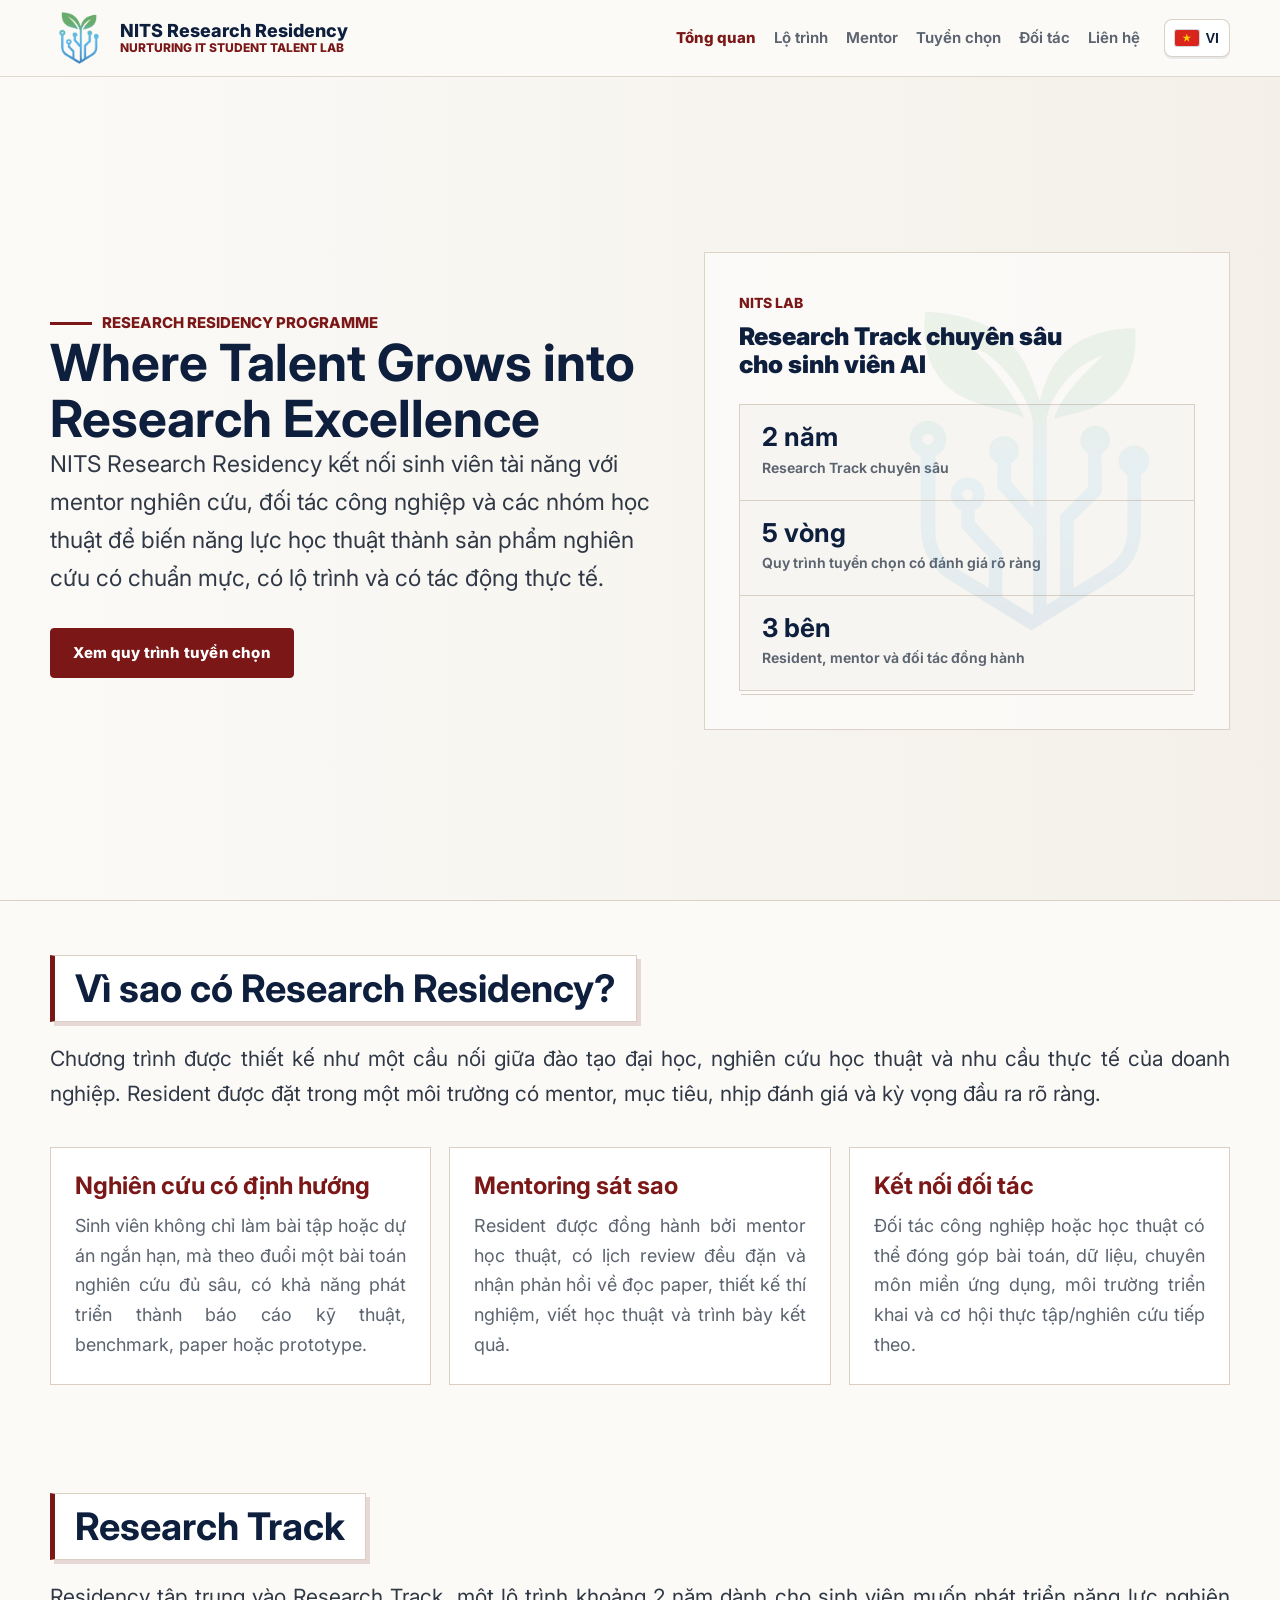
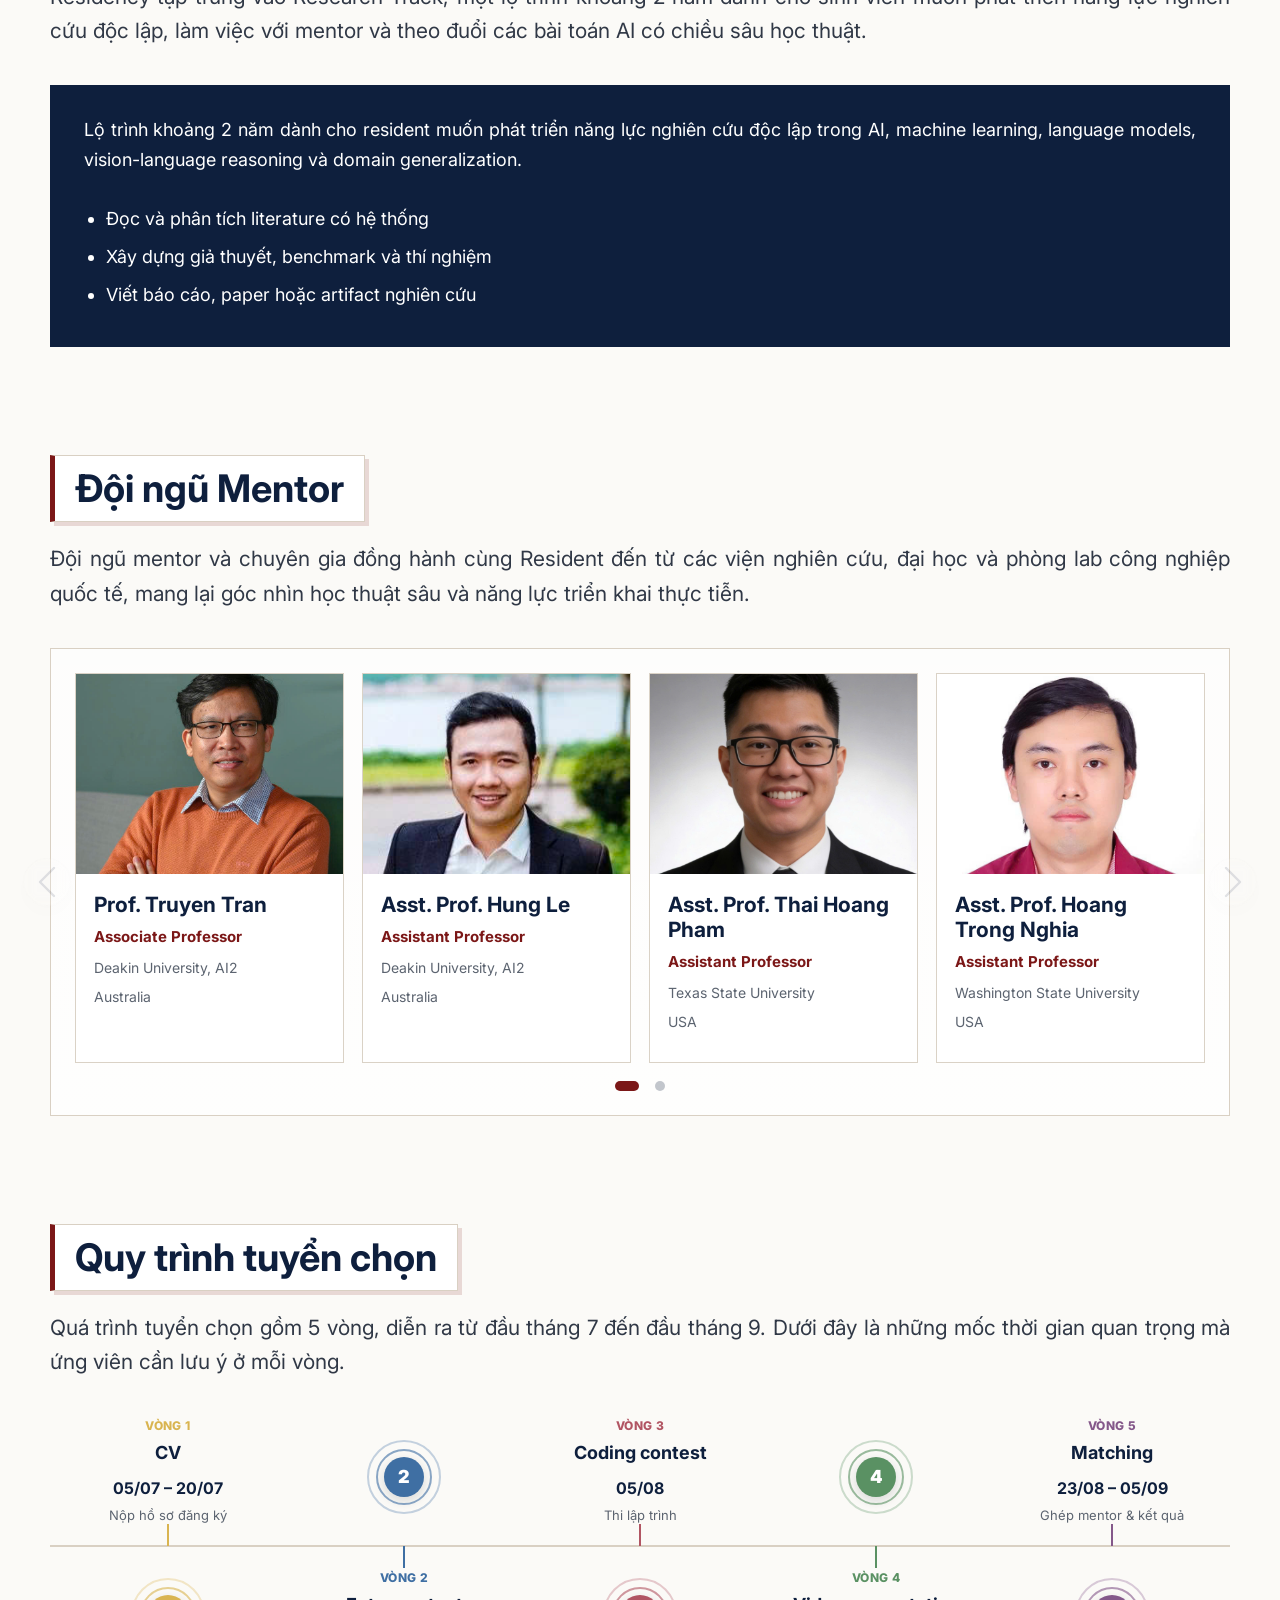
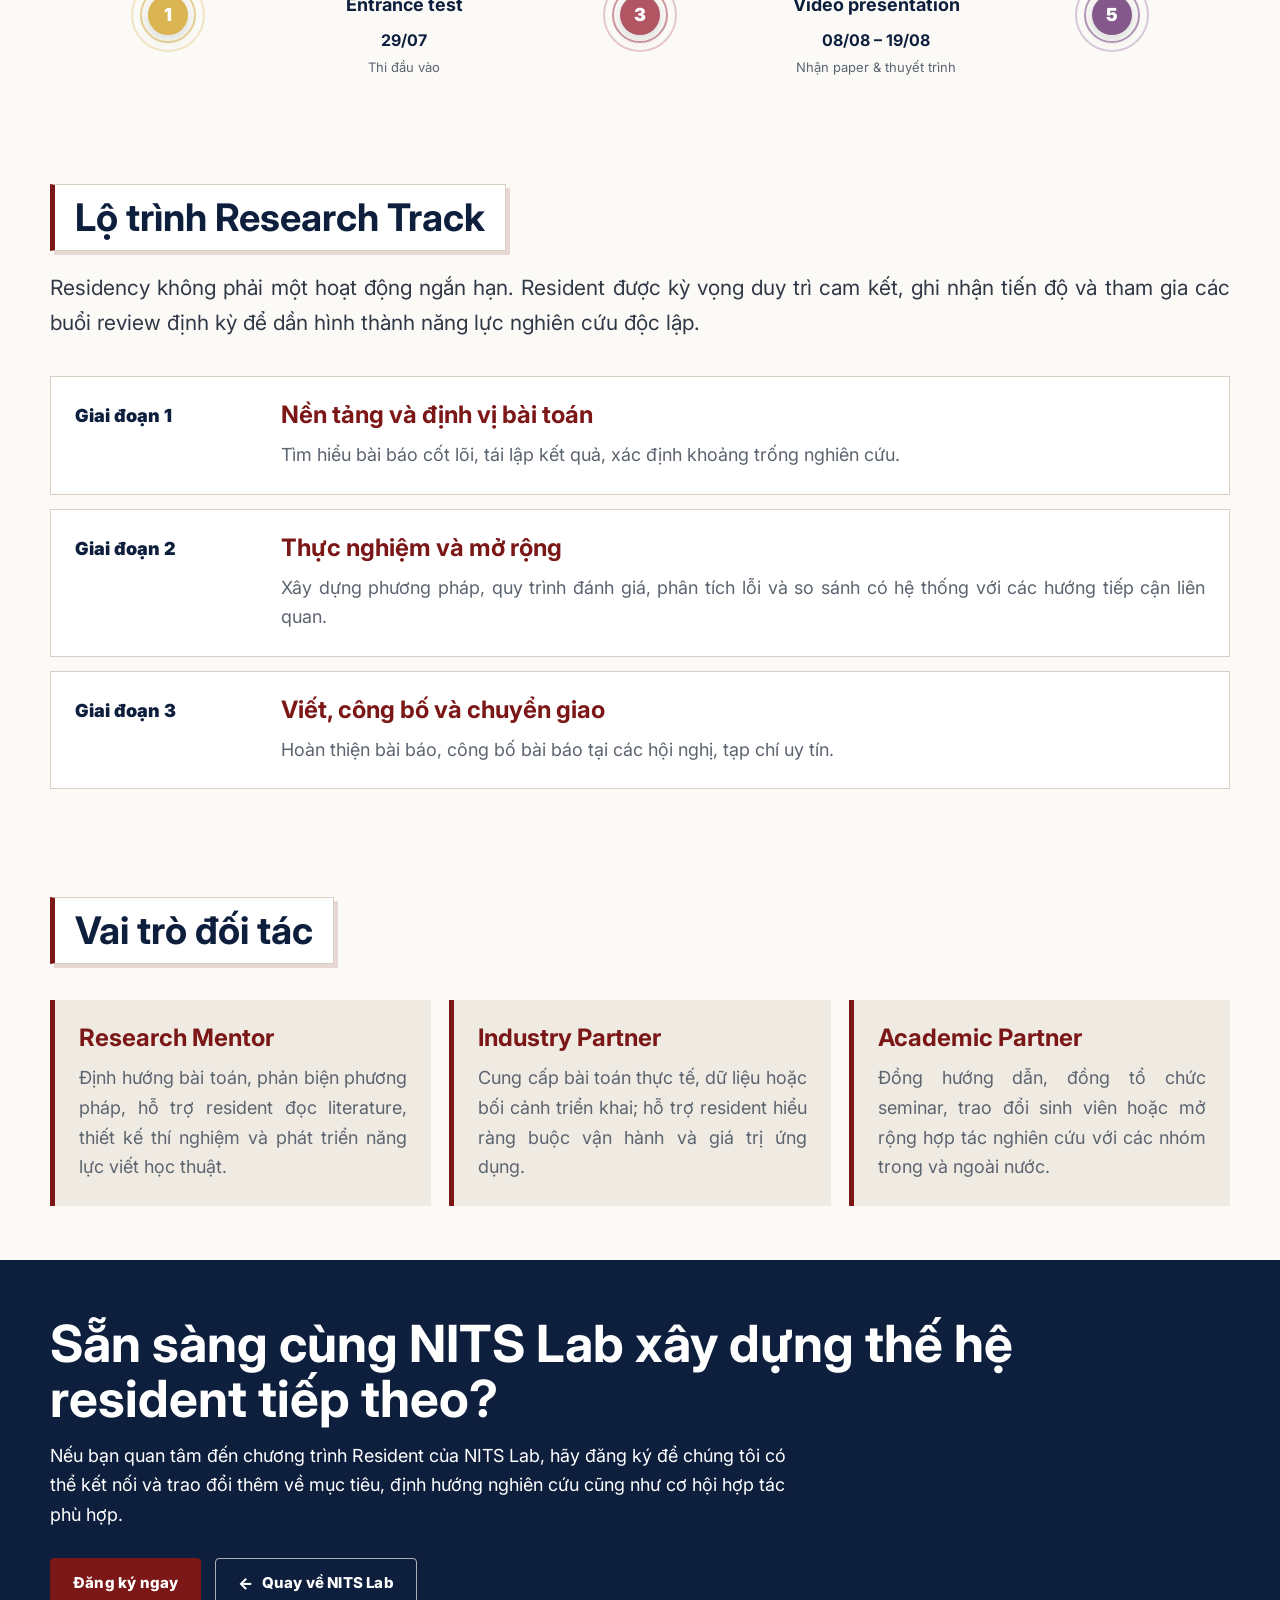
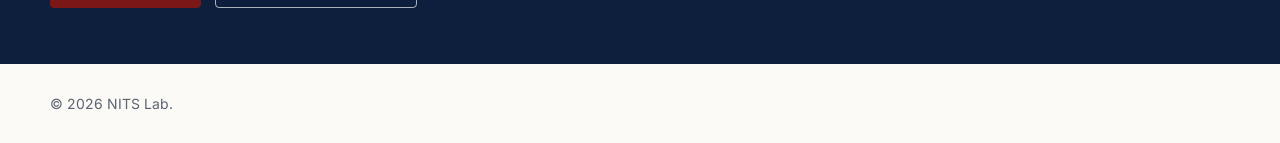
<file: resident.html>
<!DOCTYPE html>
<html lang="vi">
  <head>
    <meta charset="utf-8" />
    <meta name="viewport" content="width=device-width, initial-scale=1" />
    <title>NITS Research Residency | NITS Lab</title>
    <link rel="icon" type="image/png" href="assest/image/logo.png" />
    <meta
      name="description"
      content="Chương trình NITS Research Residency kết nối sinh viên, mentor học thuật và đối tác để phát triển năng lực nghiên cứu AI."
    />
    <link
      rel="stylesheet"
      href="https://cdn.jsdelivr.net/npm/swiper@11/swiper-bundle.min.css"
    />
    <link rel="preconnect" href="https://fonts.googleapis.com" />
    <link rel="preconnect" href="https://fonts.gstatic.com" crossorigin />
    <link href="https://fonts.googleapis.com/css2?family=Inter:wght@400;650;700;800;900&display=swap" rel="stylesheet" />
    <style>
      :root {
        --ink: #101820;
        --muted: #5c6470;
        --brand: #7b1717;
        --brand-2: #0e1f3d;
        --paper: #fbfaf7;
        --soft: #f0ebe2;
        --line: #d9d0c3;
        --white: #ffffff;
      }

      * {
        box-sizing: border-box;
      }

      html {
        scroll-behavior: smooth;
      }

      body {
        margin: 0;
        background: var(--paper);
        color: var(--ink);
        font-family: "Inter", sans-serif;
        font-size: 18px;
        line-height: 1.65;
      }

      a {
        color: inherit;
        text-decoration: none;
      }

      p {
        margin: 0;
      }

      .topbar {
        position: sticky;
        top: 0;
        z-index: 10;
        background: rgba(251, 250, 247, 0.92);
        border-bottom: 1px solid rgba(217, 208, 195, 0.8);
        backdrop-filter: blur(14px);
      }

      .nav {
        width: min(1180px, calc(100% - 40px));
        margin: 0 auto;
        min-height: 76px;
        display: flex;
        align-items: center;
        justify-content: space-between;
        gap: 24px;
        min-width: 0;
      }

      .brand {
        display: flex;
        align-items: center;
        flex: 0 1 auto;
        gap: 12px;
        font-weight: 800;
        color: var(--brand-2);
        min-width: 230px;
        text-align: left;
      }

      .brand img {
        width: 58px;
        height: 58px;
        object-fit: contain;
      }

      .brand span {
        display: grid;
        min-width: 0;
        line-height: 1.15;
      }

      .brand small {
        color: var(--brand);
        font-size: 12px;
        font-weight: 800;
        letter-spacing: 0;
        text-transform: uppercase;
      }

      .nav-links {
        display: flex;
        flex-wrap: wrap;
        justify-content: flex-end;
        gap: 18px;
        flex: 1;
        min-width: 0;
        color: var(--muted);
        font-size: 15px;
        font-weight: 650;
      }

      .nav-links a {
        white-space: nowrap;
        line-height: 1.2;
      }

      .nav-links a:hover {
        color: var(--brand);
      }

      .nav-links a.active {
        color: var(--brand);
        font-weight: 800;
      }

      .lang-toggle {
        display: inline-flex;
        align-items: center;
        justify-content: center;
        flex: 0 0 auto;
        gap: 7px;
        min-height: 38px;
        padding: 7px 10px;
        border: 1px solid rgba(217, 208, 195, 0.95);
        border-radius: 8px;
        background: #ffffff;
        color: var(--brand-2);
        font-size: 14px;
        font-weight: 800;
        line-height: 1;
        box-shadow: 0 2px 0 rgba(14, 31, 61, 0.08);
        cursor: pointer;
      }

      .lang-toggle:hover {
        border-color: var(--brand);
        color: var(--brand);
      }

      .lang-toggle__flag {
        position: relative;
        display: inline-block;
        width: 24px;
        height: 16px;
        overflow: hidden;
        border-radius: 2px;
        box-shadow: 0 0 0 1px rgba(14, 31, 61, 0.18);
      }

      .lang-toggle__flag.flag--gb {
        background:
          linear-gradient(33deg, transparent 0 42%, #ffffff 42% 48%, #c8102e 48% 52%, #ffffff 52% 58%, transparent 58%),
          linear-gradient(147deg, transparent 0 42%, #ffffff 42% 48%, #c8102e 48% 52%, #ffffff 52% 58%, transparent 58%),
          linear-gradient(90deg, transparent 0 42%, #ffffff 42% 58%, transparent 58%),
          linear-gradient(0deg, transparent 0 35%, #ffffff 35% 65%, transparent 65%),
          linear-gradient(90deg, transparent 0 46%, #c8102e 46% 54%, transparent 54%),
          linear-gradient(0deg, transparent 0 40%, #c8102e 40% 60%, transparent 60%),
          #012169;
      }

      .lang-toggle__flag.flag--vn {
        background: #da251d;
      }

      .lang-toggle__flag.flag--vn::after {
        content: "";
        position: absolute;
        left: 50%;
        top: 50%;
        width: 9px;
        height: 9px;
        background: #ffcd00;
        transform: translate(-50%, -50%);
        clip-path: polygon(50% 0%, 61% 35%, 98% 35%, 68% 56%, 79% 91%, 50% 70%, 21% 91%, 32% 56%, 2% 35%, 39% 35%);
      }

      .nav-toggle {
        display: none;
        flex: 0 0 auto;
        width: 52px;
        height: 52px;
        align-items: center;
        justify-content: center;
        flex-direction: column;
        gap: 6px;
        border: 0;
        border-radius: 8px;
        background: linear-gradient(180deg, #6876bd 0%, #4e5aa0 100%);
        box-shadow: 0 2px 0 rgba(14, 31, 61, 0.28);
        cursor: pointer;
      }

      .nav-toggle span {
        display: block;
        width: 20px;
        height: 2px;
        border-radius: 999px;
        background: #ffffff;
        transition: transform 0.2s ease, opacity 0.2s ease;
      }

      .topbar.nav-open .nav-toggle span:nth-child(1) {
        transform: translateY(8px) rotate(45deg);
      }

      .topbar.nav-open .nav-toggle span:nth-child(2) {
        opacity: 0;
      }

      .topbar.nav-open .nav-toggle span:nth-child(3) {
        transform: translateY(-8px) rotate(-45deg);
      }

      .hero {
        position: relative;
        min-height: calc(100vh - 76px);
        display: grid;
        align-items: center;
        overflow: hidden;
        background: var(--paper);
      }

      .hero::before {
        content: "";
        position: absolute;
        inset: 0;
        background:
          linear-gradient(90deg, rgba(251, 250, 247, 0) 0%, rgba(240, 235, 226, 0.82) 100%);
        opacity: 0.8;
        pointer-events: none;
      }

      .hero::after {
        content: "";
        position: absolute;
        left: 0;
        right: 0;
        bottom: 0;
        height: 1px;
        background: var(--line);
      }

      .hero-inner {
        position: relative;
        width: min(1180px, calc(100% - 40px));
        margin: 0 auto;
        padding: 72px 0 68px;
        display: grid;
        grid-template-columns: minmax(0, 0.9fr) minmax(440px, 0.78fr);
        gap: 48px;
        align-items: center;
      }

      .hero-content {
        position: relative;
        z-index: 1;
      }

      .eyebrow {
        display: inline-flex;
        align-items: center;
        gap: 10px;
        color: var(--brand);
        font-size: 15px;
        font-weight: 800;
        text-transform: uppercase;
        letter-spacing: 0;
      }

      .eyebrow::before {
        content: "";
        width: 42px;
        height: 3px;
        background: var(--brand);
      }

      .hero h1 {
        max-width: 640px;
        margin: 18px 0 24px;
        color: var(--brand-2);
        font-size: clamp(38px, 4.6vw, 62px);
        line-height: 1.02;
        letter-spacing: 0;
      }

      .hero-copy {
        max-width: 660px;
        color: #303846;
        font-size: clamp(18px, 1.95vw, 23px);
      }

      .hero-actions {
        display: flex;
        flex-wrap: wrap;
        gap: 14px;
        margin-top: 30px;
      }

      .button {
        display: inline-flex;
        align-items: center;
        justify-content: center;
        min-height: 48px;
        padding: 12px 18px;
        border: 1px solid var(--brand);
        background: var(--brand);
        color: var(--white);
        font-weight: 800;
      }

      .button.secondary {
        background: transparent;
        color: var(--brand);
      }

      .hero-stats {
        display: grid;
        grid-template-columns: 1fr;
        gap: 1px;
        max-width: none;
        margin-top: 26px;
        background: var(--line);
        border: 1px solid var(--line);
      }

      .hero-visual {
        position: relative;
        min-height: 430px;
        display: grid;
        align-content: start;
        padding: 38px 34px;
        border: 1px solid rgba(217, 208, 195, 0.92);
        background: rgba(255, 255, 255, 0.58);
        overflow: hidden;
      }

      .hero-visual::before {
        content: "";
        position: absolute;
        inset: 38px 20px auto auto;
        width: min(84%, 360px);
        aspect-ratio: 1;
        background: url("assest/image/nits.png") center / contain no-repeat;
        opacity: 0.1;
      }

      .hero-visual::after {
        content: "";
        position: absolute;
        left: 36px;
        right: 36px;
        bottom: 34px;
        height: 1px;
        background: var(--line);
      }

      .hero-visual-title {
        position: relative;
        max-width: 430px;
        color: var(--brand-2);
        font-size: clamp(22px, 1.9vw, 26px);
        font-weight: 900;
        line-height: 1.16;
      }

      .hero-visual-kicker {
        position: relative;
        margin-bottom: 8px;
        color: var(--brand);
        font-size: 14px;
        font-weight: 800;
        text-transform: uppercase;
      }

      .stat {
        background: rgba(255, 255, 255, 0.78);
        padding: 18px 22px;
      }

      .stat strong {
        display: block;
        color: var(--brand-2);
        font-size: 26px;
        line-height: 1.1;
      }

      .stat span {
        color: var(--muted);
        font-size: 14px;
        font-weight: 650;
      }

      .section {
        width: min(1180px, calc(100% - 40px));
        margin: 0 auto;
        padding: 54px 0;
      }

            .section-head {
        display: flex;
        flex-direction: column;
        gap: 20px;
        margin-bottom: 36px;
      }

      h2 {
        margin: 0;
        color: var(--brand-2);
        font-size: clamp(32px, 4vw, 52px);
        line-height: 1.08;
      }

            .section-head h2 {
        background: var(--white);
        border: 1px solid var(--line);
        border-left: 5px solid var(--brand);
        padding: 12px 20px;
        box-shadow: 4px 4px 0px rgba(123, 23, 23, 0.15);
        display: inline-block;
        align-self: flex-start;
        font-size: clamp(24px, 3vw, 38px);
      }

      .section-lead {
        color: #303846;
        font-size: 21px;
        text-align: justify;
      }

      .cards {
        display: grid;
        grid-template-columns: repeat(3, minmax(0, 1fr));
        gap: 18px;
      }

      .card {
        background: var(--white);
        border: 1px solid var(--line);
        padding: 24px;
      }

      .card h3,
      .track h3,
      .timeline h3,
      .role h3 {
        margin: 0 0 10px;
        color: var(--brand);
        font-size: 24px;
        line-height: 1.2;
      }

      .card p,
      .track p,
      .timeline p,
      .role p,
      .step p {
        color: var(--muted);
        text-align: justify;
      }

      .tracks {
        display: grid;
        grid-template-columns: 1fr;
        gap: 20px;
      }

      .track {
        min-height: 220px;
        background: var(--brand-2);
        color: var(--white);
        padding: 30px 34px;
        display: flex;
        flex-direction: column;
        justify-content: space-between;
      }

      .track h3,
      .track p {
        color: var(--white);
      }

      .track ul {
        margin: 22px 0 0;
        padding-left: 22px;
      }

      .track li {
        margin: 8px 0;
      }

      .steps {
        counter-reset: step;
        display: grid;
        grid-template-columns: repeat(5, minmax(0, 1fr));
        gap: 12px;
      }

      .step {
        counter-increment: step;
        background: var(--white);
        border: 1px solid var(--line);
        padding: 22px;
      }

      .step::before {
        content: "0" counter(step);
        display: block;
        margin-bottom: 24px;
        color: var(--brand);
        font-size: 28px;
        font-weight: 900;
      }

      .step h3 {
        margin: 0 0 8px;
        color: var(--brand-2);
        font-size: 20px;
      }

      .timeline-wrap {
        display: grid;
        gap: 14px;
      }

      .timeline {
        display: grid;
        grid-template-columns: 180px 1fr;
        gap: 26px;
        background: var(--white);
        border: 1px solid var(--line);
        padding: 24px;
      }

      .time {
        color: var(--brand-2);
        font-size: 18px;
        font-weight: 900;
      }

      .timeline-v {
        position: relative;
        margin-top: 8px;
      }

      .tl-item {
        position: relative;
        padding: 0 0 34px 72px;
        min-height: 50px;
      }

      .tl-item:last-child {
        padding-bottom: 0;
      }

      .tl-item::before {
        content: "";
        position: absolute;
        left: 24px;
        top: 25px;
        bottom: 0;
        width: 2px;
        background: var(--line);
      }

      .tl-item:last-child::before {
        display: none;
      }

      .tl-node {
        position: absolute;
        left: 0;
        top: 0;
        width: 50px;
        height: 50px;
        display: grid;
        place-items: center;
        background: var(--round, var(--brand));
        color: var(--round-ink, var(--white));
        font-size: 22px;
        font-weight: 900;
        z-index: 1;
      }

      .tl-eyebrow {
        display: block;
        color: var(--brand);
        font-size: 14px;
        font-weight: 800;
        letter-spacing: 0.6px;
        text-transform: uppercase;
      }

      .tl-date {
        margin-top: 5px;
        color: var(--brand-2);
        font-size: 25px;
        font-weight: 900;
        line-height: 1.1;
      }

      .tl-desc {
        margin-top: 9px;
        max-width: 720px;
        color: var(--muted);
        text-align: justify;
      }

      /* Màu & vị trí từng vòng (thay cho inline style) */
      .r1 {
        --round: #d9b450;
        --round-ink: #0e1f3d;
      }
      .r2 {
        --round: #3f6fa3;
      }
      .r3 {
        --round: #b15563;
      }
      .r4 {
        --round: #5a9163;
      }
      .r5 {
        --round: #84588a;
      }

      .s1 {
        left: 9.5%;
        top: 68%;
      }
      .s2 {
        left: 30%;
        top: 27.3%;
      }
      .s3 {
        left: 50%;
        top: 68%;
      }
      .s4 {
        left: 70%;
        top: 27.3%;
      }
      .s5 {
        left: 90.5%;
        top: 68%;
      }

      /* ===== Con đường hành trình (màn rộng) ===== */
      .journey {
        position: relative;
        width: 100%;
        aspect-ratio: 1000 / 440;
        margin-top: 12px;
      }

      .journey-road {
        position: absolute;
        inset: 0;
        width: 100%;
        height: 100%;
        overflow: visible;
      }

      .ribbon {
        fill: none;
        stroke: url(#ribbonGrad);
        stroke-width: 38;
        stroke-linecap: round;
        stroke-linejoin: round;
      }

      .ribbon-sheen {
        fill: none;
        stroke: rgba(255, 255, 255, 0.4);
        stroke-width: 6;
        stroke-linecap: round;
      }

      .stop-ico {
        display: block;
        width: 26px;
        height: 26px;
        margin: 0 auto 5px;
        color: var(--round, var(--brand));
      }

      .stop {
        position: absolute;
        width: 0;
        height: 0;
      }

      .pin {
        position: absolute;
        left: 0;
        top: 0;
        transform: translate(-50%, -50%);
        width: 58px;
        height: 58px;
        border-radius: 50%;
        background: radial-gradient(
            circle at 50% 30%,
            rgba(255, 255, 255, 0.55),
            rgba(255, 255, 255, 0) 46%
          ),
          var(--round, var(--brand));
        color: var(--round-ink, var(--white));
        display: grid;
        place-items: center;
        font-size: 24px;
        font-weight: 900;
        box-shadow: 0 0 0 5px var(--paper), 0 0 0 8px var(--round, var(--brand)),
          0 10px 22px rgba(16, 24, 32, 0.3),
          inset 0 2px 5px rgba(255, 255, 255, 0.45);
        z-index: 2;
      }

      .stop-label {
        position: absolute;
        left: 0;
        width: 180px;
        transform: translateX(-50%);
        text-align: center;
      }

      .stop--up .stop-label {
        bottom: 42px;
      }

      .stop--down .stop-label {
        top: 42px;
      }

      .stop-name {
        display: block;
        color: var(--brand);
        font-size: 13px;
        font-weight: 800;
        text-transform: uppercase;
        letter-spacing: 0.4px;
      }

      .stop-date {
        display: block;
        margin-top: 2px;
        color: var(--brand-2);
        font-size: 20px;
        font-weight: 900;
        line-height: 1.1;
      }

      .stop-note {
        display: block;
        margin-top: 4px;
        color: var(--muted);
        font-size: 13px;
        line-height: 1.4;
      }

      /* ===== Horizontal Timeline (NEW) ===== */
      .timeline-h {
        position: relative;
        margin: 32px 0 0;
      }

      .timeline-axis {
        position: absolute;
        top: 50%;
        left: 0;
        right: 0;
        height: 2px;
        background: #d9d0c3;
        transform: translateY(-50%);
        z-index: 0;
      }

      .timeline-items {
        display: grid;
        grid-template-columns: repeat(5, 1fr);
        gap: 0;
        min-height: 260px;
        position: relative;
        z-index: 1;
      }

      .timeline-item {
        position: relative;
        min-height: 260px;
      }

      .timeline-content {
        position: absolute;
        left: 50%;
        width: min(190px, calc(100% - 12px));
        transform: translateX(-50%);
        text-align: center;
      }

      .timeline-item--above .timeline-content {
        bottom: calc(50% + 22px);
      }

      .timeline-item--above::after {
        content: "";
        position: absolute;
        left: 50%;
        top: calc(50% - 22px);
        transform: translateX(-50%);
        width: 2px;
        height: 22px;
        background: var(--timeline-color, #d9b450);
      }

      .timeline-item--above .timeline-node {
        top: calc(50% + 34px);
      }

      .timeline-item--below .timeline-node {
        bottom: calc(50% + 34px);
      }

      .timeline-item--below .timeline-content {
        top: calc(50% + 22px);
      }

      .timeline-item--below::after {
        content: "";
        position: absolute;
        left: 50%;
        top: 50%;
        transform: translateX(-50%);
        width: 2px;
        height: 22px;
        background: var(--timeline-color, #3f6fa3);
      }

      /* Node styling: concentric circles */
      .timeline-node {
        position: absolute;
        left: 50%;
        transform: translateX(-50%);
        width: 70px;
        height: 70px;
        display: grid;
        place-items: center;
        z-index: 2;
      }

      .timeline-node::before {
        content: "";
        position: absolute;
        width: 70px;
        height: 70px;
        border: 2px solid var(--timeline-color, #d9b450);
        border-radius: 50%;
        opacity: 0.3;
      }

      .timeline-node::after {
        content: "";
        position: absolute;
        width: 52px;
        height: 52px;
        border: 2px solid var(--timeline-color, #d9b450);
        border-radius: 50%;
        opacity: 0.6;
      }

      .timeline-node-core {
        position: relative;
        width: 40px;
        height: 40px;
        border-radius: 50%;
        background: var(--timeline-color, #d9b450);
        color: var(--white);
        display: grid;
        place-items: center;
        font-weight: 900;
        font-size: 18px;
        box-shadow: 0 4px 12px rgba(16, 24, 32, 0.15);
      }

      /* Color variables for each stage */
      .r1 { --timeline-color: #d9b450; }
      .r2 { --timeline-color: #3f6fa3; }
      .r3 { --timeline-color: #b15563; }
      .r4 { --timeline-color: #5a9163; }
      .r5 { --timeline-color: #84588a; }

      /* Content text styling */
      .timeline-heading {
        margin-bottom: 8px;
      }

      .timeline-number {
        display: block;
        color: var(--timeline-color, #d9b450);
        font-size: 12px;
        font-weight: 800;
        text-transform: uppercase;
        letter-spacing: 0.4px;
      }

      .timeline-title {
        display: block;
        color: var(--brand-2);
        font-size: 18px;
        font-weight: 700;
        margin-top: 2px;
      }

      .timeline-date {
        color: var(--brand-2);
        font-size: 16px;
        font-weight: 700;
        margin-top: 6px;
      }

      .timeline-desc {
        color: var(--muted);
        font-size: 13px;
        line-height: 1.4;
        margin-top: 4px;
        max-width: 170px;
        margin-left: auto;
        margin-right: auto;
      }

      .timeline-v {
        display: none;
      }

      @media (max-width: 1024px) {
        .timeline-items {
          gap: 0;
          min-height: 240px;
        }

        .timeline-item {
          min-height: 240px;
        }

        .timeline-item--above::after,
        .timeline-item--below::after {
          height: 18px;
        }

        .timeline-item--above .timeline-node {
          top: calc(50% + 30px);
        }

        .timeline-item--below .timeline-node {
          bottom: calc(50% + 30px);
        }

        .timeline-node {
          width: 60px;
          height: 60px;
        }

        .timeline-node::before {
          width: 60px;
          height: 60px;
        }

        .timeline-node::after {
          width: 44px;
          height: 44px;
        }

        .timeline-node-core {
          width: 34px;
          height: 34px;
          font-size: 16px;
        }

        .timeline-title {
          font-size: 16px;
        }

        .timeline-date {
          font-size: 14px;
        }

        .timeline-desc {
          font-size: 12px;
          max-width: 120px;
        }
      }

      @media (max-width: 768px) {
        .timeline-h {
          display: none;
        }

        .timeline-v {
          display: block;
        }
      }

      .roles {
        display: grid;
        grid-template-columns: repeat(3, minmax(0, 1fr));
        gap: 18px;
      }

      .mentor-wrap {
        background: linear-gradient(180deg, rgba(255, 255, 255, 0.62), rgba(255, 255, 255, 0.78));
        border: 1px solid var(--line);
        padding: 24px;
        position: relative;
      }

      .mentor-swiper {
        overflow: hidden;
      }

      .mentor-card {
        position: relative;
        min-height: 390px;
        background: var(--white);
        border: 1px solid rgba(217, 208, 195, 0.95);
        display: flex;
        flex-direction: column;
        transition: transform 0.35s ease, box-shadow 0.35s ease, border-color 0.35s ease;
      }

      .mentor-card:hover {
        transform: translateY(-6px);
        box-shadow: 0 20px 36px rgba(14, 31, 61, 0.16);
        border-color: rgba(14, 31, 61, 0.25);
      }

      .mentor-photo {
        width: 100%;
        aspect-ratio: 4 / 3;
        object-fit: cover;
        object-position: center center;
        background: linear-gradient(135deg, #d9d0c3 0%, #f0ebe2 100%);
      }

      .mentor-photo--1 {
        object-position: center 24%;
      }

      .mentor-photo--3 {
        object-position: center 30%;
      }

      .mentor-photo--4 {
        object-position: center 28%;
      }

      .mentor-base {
        padding: 18px 18px 20px;
      }

      .mentor-name {
        margin: 0;
        color: var(--brand-2);
        font-size: 21px;
        line-height: 1.2;
      }

      .mentor-title {
        margin-top: 8px;
        color: var(--brand);
        font-size: 15px;
        font-weight: 700;
      }

      .mentor-org,
      .mentor-country {
        margin-top: 6px;
        color: var(--muted);
        font-size: 14px;
      }

      .mentor-overlay {
        position: absolute;
        inset: 0;
        display: flex;
        flex-direction: column;
        justify-content: flex-end;
        gap: 10px;
        padding: 22px;
        background: linear-gradient(
          180deg,
          rgba(14, 31, 61, 0.03) 0%,
          rgba(14, 31, 61, 0.86) 54%,
          rgba(14, 31, 61, 0.96) 100%
        );
        color: var(--white);
        opacity: 0;
        transform: translateY(8px);
        transition: opacity 0.35s ease, transform 0.35s ease;
      }

      .mentor-card:hover .mentor-overlay,
      .mentor-card:focus-within .mentor-overlay {
        opacity: 1;
        transform: translateY(0);
      }

      .mentor-overlay h3 {
        margin: 0;
        color: #f5d6a2;
        font-size: 14px;
        text-transform: uppercase;
        letter-spacing: 0.4px;
      }

      .mentor-overlay p {
        font-size: 14px;
        line-height: 1.55;
      }

      .mentor-controls {
        margin-top: 22px;
        display: flex;
        align-items: center;
        justify-content: space-between;
        gap: 14px;
      }

      .mentor-nav {
        display: flex;
        align-items: center;
        gap: 10px;
      }

      .mentor-btn {
        min-width: 44px;
        height: 44px;
        display: inline-flex;
        align-items: center;
        justify-content: center;
        border: 1px solid rgba(14, 31, 61, 0.25);
        background: var(--white);
        color: var(--brand-2);
        font-size: 18px;
        cursor: pointer;
        transition: all 0.3s ease;
      }

      .mentor-btn:hover {
        border-color: var(--brand-2);
        background: var(--brand-2);
        color: var(--white);
        transform: translateY(-1px);
      }

      /* Side overlay navigation buttons */
      .mentor-side {
        position: absolute;
        top: 50%;
        transform: translateY(-50%);
        width: 48px;
        height: 48px;
        border-radius: 50%;
        background: rgba(255,255,255,0.78);
        -webkit-backdrop-filter: blur(6px);
        backdrop-filter: blur(6px);
        color: var(--brand-2);
        border: 1px solid rgba(16,24,32,0.06);
        display: grid;
        place-items: center;
        font-size: 20px;
        opacity: 0.12;
        pointer-events: none;
        box-shadow: 0 8px 20px rgba(16,24,32,0.10);
        transition: opacity 220ms ease, transform 220ms ease, background 220ms ease;
        z-index: 6;
      }

      .mentor-side.mentor-prev {
        left: -28px;
      }

      .mentor-side.mentor-next {
        right: -28px;
      }

      .mentor-wrap:hover .mentor-side,
      .mentor-wrap:focus-within .mentor-side {
        opacity: 1;
        pointer-events: auto;
        background: rgba(255,255,255,0.98);
        color: var(--brand-2);
        transform: translateY(-50%) scale(1.05);
      }

      .mentor-pagination {
        display: flex;
        width: 100%;
        align-items: center;
        justify-content: center;
        gap: 8px;
        margin-top: 18px;
      }

      .mentor-pagination .swiper-pagination-bullet {
        width: 10px;
        height: 10px;
        opacity: 1;
        background: rgba(14, 31, 61, 0.25);
        cursor: pointer;
      }

      .mentor-pagination .swiper-pagination-bullet-active {
        width: 24px;
        border-radius: 999px;
        background: var(--brand);
      }

      @media (max-width: 800px) {
        .mentor-side {
          width: 42px;
          height: 42px;
          opacity: 0.96;
          pointer-events: auto;
          background: rgba(255, 255, 255, 0.96);
          color: var(--brand-2);
        }

        .mentor-side.mentor-prev {
          left: 8px;
        }

        .mentor-side.mentor-next {
          right: 8px;
        }

        .mentor-wrap:hover .mentor-side,
        .mentor-wrap:focus-within .mentor-side {
          transform: translateY(-50%);
        }
      }

      .role {
        background: var(--soft);
        border-left: 5px solid var(--brand);
        padding: 24px;
      }

      .cta {
        background: var(--brand-2);
        color: var(--white);
      }

      .cta .section {
        padding: 56px 0;
      }

      .cta-box {
        display: grid;
        grid-template-columns: 1fr auto;
        gap: 28px;
        align-items: center;
      }

      .cta h2,
      .cta p {
        color: var(--white);
      }

      .cta p {
        max-width: 760px;
        margin-top: 14px;
      }

      .cta-actions {
        display: flex;
        flex-wrap: wrap;
        gap: 14px;
        align-items: center;
        margin-top: 28px;
      }

      .button {
        transition: all 0.3s ease;
        border-radius: 4px;
        font-size: 15px;
        min-height: 50px;
        padding: 12px 22px;
        letter-spacing: 0.2px;
      }

      .button:hover {
        transform: translateY(-2px);
        box-shadow: 0 8px 20px rgba(16, 24, 32, 0.15);
      }

      .button.primary {
        background: var(--brand);
        border-color: var(--brand);
        color: var(--white);
      }

      .button.primary:hover {
        background: #8d1c1c;
        border-color: #8d1c1c;
      }

      .cta-link {
        display: inline-flex;
        align-items: center;
        justify-content: center;
        gap: 8px;
        min-height: 50px;
        padding: 12px 22px;
        border: 1px solid rgba(255, 255, 255, 0.65);
        border-radius: 4px;
        color: var(--white);
        font-size: 15px;
        font-weight: 800;
        line-height: 1;
        letter-spacing: 0.2px;
        transition: all 0.3s ease;
      }

      .cta-link::before {
        content: "\2190";
        font-size: 16px;
        line-height: 1;
      }

      .cta-link:hover {
        transform: translateY(-2px);
        background: rgba(255, 255, 255, 0.14);
        border-color: var(--white);
        box-shadow: 0 8px 20px rgba(16, 24, 32, 0.15);
      }

      .button.secondary:hover {
        background: rgba(255, 255, 255, 0.1);
      }

      .footer {
        width: min(1180px, calc(100% - 40px));
        margin: 0 auto;
        padding: 28px 0;
        color: var(--muted);
        font-size: 14px;
      }

      @media (max-width: 980px) {
        .nav {
          align-items: flex-start;
          flex-direction: column;
          padding: 14px 0;
        }

        .brand {
          min-width: 0;
        }

        .nav-links {
          width: 100%;
          flex: none;
          justify-content: flex-start;
          gap: 8px 12px;
        }

        .nav-links a {
          padding: 4px 0;
        }

        .lang-toggle {
          align-self: flex-start;
        }

        .hero {
          min-height: auto;
        }

        .hero-inner {
          grid-template-columns: 1fr;
          gap: 32px;
        }

        .hero-visual {
          min-height: auto;
          padding: 28px;
          max-width: 680px;
        }

        .hero-visual::before {
          width: 260px;
          opacity: 0.1;
        }

        .cards,
        .steps,
        .roles {
          grid-template-columns: repeat(2, minmax(0, 1fr));
        }

                .tracks,
        .cta-box {
          grid-template-columns: 1fr;
        }

        .cta-actions {
          flex-direction: column;
          width: 100%;
        }

        .cta-actions .button,
        .cta-actions .cta-link {
          width: 100%;
        }

        .mentor-controls {
          align-items: flex-start;
          flex-direction: column;
        }
      }

      @media (max-width: 620px) {
        body {
          font-size: 16px;
        }

        .topbar {
          z-index: 30;
        }

        .nav,
        .hero-inner,
        .section,
        .footer {
          width: min(100% - 28px, 1180px);
        }

        .nav {
          position: relative;
          min-height: 68px;
          align-items: center;
          flex-direction: row;
          justify-content: space-between;
          gap: 12px;
          padding: 8px 0;
        }

        .brand {
          min-width: 0;
          max-width: calc(100% - 128px);
        }

        .section {
          padding: 44px 0;
        }

        .nav-toggle {
          display: inline-flex;
        }

        .lang-toggle {
          width: 52px;
          height: 52px;
          min-height: 52px;
          padding: 0;
        }

        .lang-toggle__label {
          display: none;
        }

        .nav-links {
          position: absolute;
          top: calc(100% + 8px);
          left: 0;
          right: 0;
          display: none;
          width: 100%;
          margin: 0;
          padding: 10px;
          flex-direction: column;
          align-items: stretch;
          gap: 4px;
          overflow: visible;
          border: 1px solid rgba(217, 208, 195, 0.95);
          border-radius: 8px;
          background: rgba(251, 250, 247, 0.98);
          box-shadow: 0 18px 38px rgba(16, 24, 32, 0.14);
          font-size: 14px;
        }

        .topbar.nav-open .nav-links {
          display: flex;
        }

        .nav-links a {
          width: 100%;
          padding: 11px 12px;
          border: 0;
          border-radius: 6px;
          background: transparent;
        }

        .nav-links a.active {
          background: rgba(123, 23, 23, 0.08);
        }

        .brand {
          gap: 10px;
          max-width: calc(100% - 128px);
        }

        .brand img {
          width: 48px;
          height: 48px;
        }

        .brand small {
          max-width: 100%;
          overflow: hidden;
          text-overflow: ellipsis;
          white-space: nowrap;
          font-size: 10px;
        }

        .hero-inner {
          padding: 58px 0 54px;
        }

        .hero-visual {
          padding: 24px;
        }

        .hero-visual-title {
          font-size: 23px;
        }

        .cta-actions {
          flex-direction: column;
          width: 100%;
        }

        .cta-actions .button,
        .cta-actions .cta-link {
          width: 100%;
        }

        .cards,
        .steps,
        .roles {
          grid-template-columns: 1fr;
        }

        .mentor-wrap {
          padding: 18px;
        }

        .mentor-card {
          min-height: 360px;
        }

        .timeline {
          grid-template-columns: 1fr;
          gap: 8px;
        }

        .tl-item {
          padding: 0 0 28px 58px;
        }

        .tl-item::before {
          left: 19px;
          top: 20px;
        }

        .tl-node {
          width: 40px;
          height: 40px;
          font-size: 18px;
        }

        .tl-date {
          font-size: 21px;
        }

        .track {
          min-height: auto;
          padding: 24px;
        }
      }
    </style>
  </head>
  <body>
    <header class="topbar">
      <nav class="nav" aria-label="Điều hướng Research Residency">
        <a class="brand" href="index.html">
          <img src="assest/image/nits.png" alt="NITS Lab" />
          <span>
            NITS Research Residency
            <small>Nurturing IT Student Talent Lab</small>
          </span>
        </a>
        <button class="nav-toggle" type="button" aria-label="Mở menu" aria-expanded="false" aria-controls="resident-nav-links">
          <span></span>
          <span></span>
          <span></span>
        </button>
        <div class="nav-links" id="resident-nav-links">
          <a href="#overview">Tổng quan</a>
          <a href="#tracks">Lộ trình</a>
          <a href="#mentors">Mentor</a>
          <a href="#selection">Tuyển chọn</a>
          <a href="#partners">Đối tác</a>
          <a href="#contact">Liên hệ</a>
        </div>
        <button class="lang-toggle" type="button" data-lang-switcher data-vi-href="resident.html" data-en-href="resident-en.html" aria-label="Switch to English" title="Switch to English">
          <span class="lang-toggle__flag flag--vn" aria-hidden="true"></span>
          <span class="lang-toggle__label">VI</span>
        </button>
      </nav>
    </header>

    <main>
      <section class="hero">
        <div class="hero-inner">
          <div class="hero-content">
            <span class="eyebrow">Research Residency Programme</span>
            <h2>Where Talent Grows into Research Excellence</h2>
            <p class="hero-copy">
              NITS Research Residency kết nối sinh viên tài năng với mentor nghiên
              cứu, đối tác công nghiệp và các nhóm học thuật để biến năng lực học
              thuật thành sản phẩm nghiên cứu có chuẩn mực, có lộ trình và có tác
              động thực tế.
            </p>
            <div class="hero-actions">
              <a class="button" href="#selection">Xem quy trình tuyển chọn</a>
              <!-- <a class="button secondary" href="#partners">Dành cho đối tác</a> -->
            </div>
          </div>
          <aside class="hero-visual" aria-label="Điểm nổi bật của chương trình">
            <div class="hero-visual-kicker">NITS Lab</div>
            <div class="hero-visual-title">Research Track chuyên sâu</div>
            <div class="hero-visual-title">cho sinh viên AI</div>
            <div class="hero-stats">
              <div class="stat">
                <strong>2 năm</strong>
                <span>Research Track chuyên sâu</span>
              </div>
              <div class="stat">
                <strong>5 vòng</strong>
                <span>Quy trình tuyển chọn có đánh giá rõ ràng</span>
              </div>
              <div class="stat">
                <strong>3 bên</strong>
                <span>Resident, mentor và đối tác đồng hành</span>
              </div>
            </div>
          </aside>
        </div>
      </section>

      <section class="section" id="overview">
        <div class="section-head">
          <h2>Vì sao có Research Residency?</h2>
          <p class="section-lead">
            Chương trình được thiết kế như một cầu nối giữa đào tạo đại học,
            nghiên cứu học thuật và nhu cầu thực tế của doanh nghiệp. Resident
            được đặt trong một môi trường có mentor, mục tiêu, nhịp đánh giá và
            kỳ vọng đầu ra rõ ràng.
          </p>
        </div>
        <div class="cards">
          <article class="card">
            <h3>Nghiên cứu có định hướng</h3>
            <p>
              Sinh viên không chỉ làm bài tập hoặc dự án ngắn hạn, mà theo đuổi
              một bài toán nghiên cứu đủ sâu, có khả năng phát triển thành báo
              cáo kỹ thuật, benchmark, paper hoặc prototype.
            </p>
          </article>
          <article class="card">
            <h3>Mentoring sát sao</h3>
            <p>
              Resident được đồng hành bởi mentor học thuật, có lịch review đều
              đặn và nhận phản hồi về đọc paper, thiết kế thí nghiệm, viết học
              thuật và trình bày kết quả.
            </p>
          </article>
          <article class="card">
            <h3>Kết nối đối tác</h3>
            <p>
              Đối tác công nghiệp hoặc học thuật có thể đóng góp bài toán, dữ
              liệu, chuyên môn miền ứng dụng, môi trường triển khai và cơ hội
              thực tập/nghiên cứu tiếp theo.
            </p>
          </article>
        </div>
      </section>
      <section class="section" id="tracks">
        <div class="section-head">
          <h2>Research Track</h2>
          <p class="section-lead">
            Residency tập trung vào Research Track, một lộ trình khoảng 2 năm
            dành cho sinh viên muốn phát triển năng lực nghiên cứu độc lập, làm
            việc với mentor và theo đuổi các bài toán AI có chiều sâu học thuật.
          </p>
        </div>
        <div class="tracks">
          <article class="track">
            <div>
              <p>
                Lộ trình khoảng 2 năm dành cho resident muốn phát triển năng lực
                nghiên cứu độc lập trong AI, machine learning, language models,
                vision-language reasoning và domain generalization.
              </p>
            </div>
            <ul>
              <li>Đọc và phân tích literature có hệ thống</li>
              <li>Xây dựng giả thuyết, benchmark và thí nghiệm</li>
              <li>Viết báo cáo, paper hoặc artifact nghiên cứu</li>
            </ul>
          </article>
        </div>
      </section>

      <section class="section" id="mentors">
        <div class="section-head">
          <h2>Đội ngũ Mentor</h2>
          <p class="section-lead">
            Đội ngũ mentor và chuyên gia đồng hành cùng Resident đến từ các
            viện nghiên cứu, đại học và phòng lab công nghiệp quốc tế, mang lại
            góc nhìn học thuật sâu và năng lực triển khai thực tiễn.
          </p>
        </div>
        <div class="mentor-wrap">
          <div class="swiper mentor-swiper" id="mentor-swiper">
            <div class="swiper-wrapper" id="mentor-slides"></div>
          </div>
          <!-- Side overlay navigation -->
          <button class="mentor-side mentor-prev" type="button" aria-label="Mentor trước đó">
            <svg width="20" height="32" viewBox="0 0 20 32" fill="none" xmlns="http://www.w3.org/2000/svg" aria-hidden="true">
              <path d="M17 2L3 16L17 30" stroke="currentColor" stroke-width="2.4" stroke-linecap="round" stroke-linejoin="round"/>
            </svg>
          </button>
          <button class="mentor-side mentor-next" type="button" aria-label="Mentor tiếp theo">
            <svg width="20" height="32" viewBox="0 0 20 32" fill="none" xmlns="http://www.w3.org/2000/svg" aria-hidden="true">
              <path d="M3 2L17 16L3 30" stroke="currentColor" stroke-width="2.4" stroke-linecap="round" stroke-linejoin="round"/>
            </svg>
          </button>
          <div class="mentor-pagination" aria-label="Vị trí mentor"></div>
        </div>
      </section>

      <section class="section" id="selection">
        <div class="section-head">
          <h2>Quy trình tuyển chọn</h2>
          <p class="section-lead">
            Quá trình tuyển chọn gồm 5 vòng, diễn ra từ đầu tháng 7 đến đầu
            tháng 9. Dưới đây là những mốc thời gian quan trọng mà ứng viên cần
            lưu ý ở mỗi vòng.
          </p>
        </div>
        <div class="timeline-h">
          <!-- Horizontal axis line -->
          <div class="timeline-axis"></div>
          
          <!-- Timeline items in horizontal layout -->
          <div class="timeline-items">
            <!-- Item 1 (above) -->
            <div class="timeline-item timeline-item--above r1">
              <div class="timeline-content">
                <div class="timeline-heading">
                  <span class="timeline-number">Vòng 1</span>
                  <span class="timeline-title">CV</span>
                </div>
                <div class="timeline-date">05/07 – 20/07</div>
                <div class="timeline-desc">Nộp hồ sơ đăng ký</div>
              </div>
              <div class="timeline-node">
                <div class="timeline-node-core">1</div>
              </div>
            </div>

            <!-- Item 2 (below) -->
            <div class="timeline-item timeline-item--below r2">
              <div class="timeline-node">
                <div class="timeline-node-core">2</div>
              </div>
              <div class="timeline-content">
                <div class="timeline-heading">
                  <span class="timeline-number">Vòng 2</span>
                  <span class="timeline-title">Entrance test</span>
                </div>
                <div class="timeline-date">29/07</div>
                <div class="timeline-desc">Thi đầu vào </div>
              </div>
            </div>

            <!-- Item 3 (above) -->
            <div class="timeline-item timeline-item--above r3">
              <div class="timeline-content">
                <div class="timeline-heading">
                  <span class="timeline-number">Vòng 3</span>
                  <span class="timeline-title">Coding contest</span>
                </div>
                <div class="timeline-date">05/08</div>
                <div class="timeline-desc">Thi lập trình</div>
              </div>
              <div class="timeline-node">
                <div class="timeline-node-core">3</div>
              </div>
            </div>

            <!-- Item 4 (below) -->
            <div class="timeline-item timeline-item--below r4">
              <div class="timeline-node">
                <div class="timeline-node-core">4</div>
              </div>
              <div class="timeline-content">
                <div class="timeline-heading">
                  <span class="timeline-number">Vòng 4</span>
                  <span class="timeline-title">Video presentation</span>
                </div>
                <div class="timeline-date">08/08 – 19/08</div>
                <div class="timeline-desc">Nhận paper &amp; thuyết trình</div>
              </div>
            </div>

            <!-- Item 5 (above) -->
            <div class="timeline-item timeline-item--above r5">
              <div class="timeline-content">
                <div class="timeline-heading">
                  <span class="timeline-number">Vòng 5</span>
                  <span class="timeline-title">Matching</span>
                </div>
                <div class="timeline-date">23/08 – 05/09</div>
                <div class="timeline-desc">Ghép mentor &amp; kết quả</div>
              </div>
              <div class="timeline-node">
                <div class="timeline-node-core">5</div>
              </div>
            </div>
          </div>
        </div>

        <div class="timeline-v">
          <div class="tl-item r1">
            <span class="tl-node">1</span>
            <div class="tl-content">
              <span class="tl-eyebrow">Vòng 1 · CV</span>
              <div class="tl-date">05/07 – 20/07</div>
              <p class="tl-desc">
                Nộp hồ sơ đăng ký.
              </p>
            </div>
          </div>

          <div class="tl-item r2">
            <span class="tl-node">2</span>
            <div class="tl-content">
              <span class="tl-eyebrow">Vòng 2 · Entrance test</span>
              <div class="tl-date">29/07</div>
              <p class="tl-desc">
                Thi đầu vào trong 1 ngày.
              </p>
            </div>
          </div>

          <div class="tl-item r3">
            <span class="tl-node">3</span>
            <div class="tl-content">
              <span class="tl-eyebrow">Vòng 3 · Coding contest</span>
              <div class="tl-date">05/08</div>
              <p class="tl-desc">
                Thi lập trình.
              </p>
            </div>
          </div>

          <div class="tl-item r4">
            <span class="tl-node">4</span>
            <div class="tl-content">
              <span class="tl-eyebrow">Vòng 4 · Video presentation</span>
              <div class="tl-date">08/08 – 19/08</div>
              <p class="tl-desc">
                Nhận paper và thuyết trình.
              </p>
            </div>
          </div>

          <div class="tl-item r5">
            <span class="tl-node">5</span>
            <div class="tl-content">
              <span class="tl-eyebrow">Vòng 5 · Matching</span>
              <div class="tl-date">23/08 – 05/09</div>
              <p class="tl-desc">
                Ghép mentor và công bố kết quả.
              </p>
            </div>
          </div>
        </div>
      </section>

      <section class="section">
        <div class="section-head">
          <h2>Lộ trình Research Track</h2>
          <p class="section-lead">
            Residency không phải một hoạt động ngắn hạn. Resident được kỳ vọng
            duy trì cam kết, ghi nhận tiến độ và tham gia các buổi review định
            kỳ để dần hình thành năng lực nghiên cứu độc lập.
          </p>
        </div>
        <div class="timeline-wrap">
          <article class="timeline">
            <div class="time">Giai đoạn 1</div>
            <div>
              <h3>Nền tảng và định vị bài toán</h3>
              <p>
                Tìm hiểu bài báo cốt lõi, tái lập kết quả, xác định khoảng trống nghiên cứu.
              </p>
            </div>
          </article>
          <article class="timeline">
            <div class="time">Giai đoạn 2</div>
            <div>
              <h3>Thực nghiệm và mở rộng</h3>
              <p>
                Xây dựng phương pháp, quy trình đánh giá, phân tích
                lỗi và so sánh có hệ thống với các hướng tiếp cận liên quan.
              </p>
            </div>
          </article>
          <article class="timeline">
            <div class="time">Giai đoạn 3</div>
            <div>
              <h3>Viết, công bố và chuyển giao</h3>
              <p>
                Hoàn thiện bài báo, công bố bài báo tại các hội nghị, tạp chí uy tín.
              </p>
            </div>
          </article>
        </div>
      </section>

      <section class="section" id="partners">
        <div class="section-head">
          <h2>Vai trò đối tác</h2>
          <!-- <p class="section-lead">
            Tài liệu chương trình nhấn mạnh sự phối hợp giữa research mentor,
            industry partner và research hoặc academic institution partner. Mỗi
            bên đóng góp một phần để resident có môi trường phát triển thực chất.
          </p> -->
        </div>
        <div class="roles">
          <article class="role">
            <h3>Research Mentor</h3>
            <p>
              Định hướng bài toán, phản biện phương pháp, hỗ trợ resident đọc
              literature, thiết kế thí nghiệm và phát triển năng lực viết học
              thuật.
            </p>
          </article>
          <article class="role">
            <h3>Industry Partner</h3>
            <p>
              Cung cấp bài toán thực tế, dữ liệu hoặc bối cảnh triển khai; hỗ
              trợ resident hiểu ràng buộc vận hành và giá trị ứng dụng.
            </p>
          </article>
          <article class="role">
            <h3>Academic Partner</h3>
            <p>
              Đồng hướng dẫn, đồng tổ chức seminar, trao đổi sinh viên hoặc mở
              rộng hợp tác nghiên cứu với các nhóm trong và ngoài nước.
            </p>
          </article>
        </div>
      </section>

      <section class="cta" id="contact">
        <div class="section">
          <div class="cta-box">
            <div>
              <h2>Sẵn sàng cùng NITS Lab xây dựng thế hệ resident tiếp theo?</h2>
              <p>
                Nếu bạn quan tâm đến chương trình Resident của NITS Lab, hãy đăng ký để chúng tôi có thể kết nối và trao đổi thêm về mục tiêu, định hướng nghiên cứu cũng như cơ hội hợp tác phù hợp.
              </p>
              <div class="cta-actions">
                <a class="button primary" href="https://forms.gle/vpS899f8AaLWR6Es6" data-form-link="">Đăng ký ngay</a>
                <a class="cta-link" href="index.html">Quay về NITS Lab</a>
              </div>
            </div>
          </div>
        </div>
      </section>
    </main>

    <footer class="footer">
      <p>
        &copy; 2026 NITS Lab. 
      </p>
    </footer>
    <script src="https://cdn.jsdelivr.net/npm/swiper@11/swiper-bundle.min.js"></script>
    <script>
      const mentorsData = [
        {
          name: "Prof. Truyen Tran",
          title: "Associate Professor",
          organization: "Deakin University, AI2",
          country: "Australia",
          photo: "assest/image/mentor-1-truyen-tran.jpg",
          research: "Machine Learning, Probabilistic Deep Learning, Temporal & Sequential Modelling, AI for Health",
          role: "Mentor",
          bio: ""
        },
        {
          name: "Asst. Prof. Hung Le",
          title: "Assistant Professor",
          organization: "Deakin University, AI2",
          country: "Australia",
          photo: "assest/image/mentor-2-hung-le.jpg",
          research: "Deep Learning, Natural Language Processing, Large Language Models, Reasoning Systems",
          role: "Mentor",
          bio: ""
        },
        {
          name: "Asst. Prof. Thai Hoang Pham",
          title: "Assistant Professor",
          organization: "Texas State University",
          country: "USA",
          photo: "assest/image/mentor-3-thai-pham.jpg",
          research: "Natural Language Processing, Information Extraction, Question Answering, Clinical NLP",
          role: "Mentor",
          bio: ""
        },
        {
          name: "Asst. Prof. Hoang Trong Nghia",
          title: "Assistant Professor",
          organization: "Washington State University",
          country: "USA",
          photo: "assest/image/mentor-4-hoang-nghia.jpg",
          research: "Network Security, AI for Cybersecurity, Adversarial Machine Learning, Privacy-Preserving ML",
          role: "Mentor",
          bio: ""
        },
        {
          name: "Dr. Viet Lai",
          title: "Senior Research Scientist",
          organization: "Adobe Research",
          country: "USA",
          photo: "assest/image/mentor-5-viet-lai.jpg",
          research: "Natural Language Processing, Multimodal AI, Vision-Language Models, Document Understanding",
          role: "Mentor",
          bio: ""
        }
      ];

      const mentorSlides = document.getElementById("mentor-slides");

      if (mentorSlides) {
        mentorsData.forEach((mentor, index) => {
          const slide = document.createElement("div");
          slide.className = "swiper-slide";
          slide.innerHTML = `
            <article class="mentor-card" tabindex="0" aria-label="${mentor.name}">
              <img class="mentor-photo mentor-photo--${index + 1}" src="${mentor.photo}" alt="${mentor.name}" loading="lazy" />
              <div class="mentor-base">
                <h3 class="mentor-name">${mentor.name}</h3>
                <p class="mentor-title">${mentor.title}</p>
                <p class="mentor-org">${mentor.organization}</p>
                <p class="mentor-country">${mentor.country}</p>
              </div>
              <div class="mentor-overlay">
                <h3>Lĩnh vực nghiên cứu</h3>
                <p>${mentor.research}</p>
                
                
                <p>${mentor.bio}</p>
              </div>
            </article>
          `;
          mentorSlides.appendChild(slide);
        });

        new Swiper("#mentor-swiper", {
          spaceBetween: 18,
          slidesPerView: 1,
          speed: 650,
          grabCursor: true,
          navigation: {
            nextEl: ".mentor-next",
            prevEl: ".mentor-prev"
          },
          pagination: {
            el: ".mentor-pagination",
            clickable: true
          },
          breakpoints: {
            640: {
              slidesPerView: 2
            },
            1024: {
              slidesPerView: 4
            }
          }
        });
      }

      const sectionLinks = Array.from(document.querySelectorAll(".nav-links a[href^='#']"));
      const linkedSections = sectionLinks
        .map((link) => ({
          link,
          section: document.querySelector(link.getAttribute("href"))
        }))
        .filter((item) => item.section);

      function updateActiveSectionLink() {
        const headerOffset = document.querySelector(".topbar")?.offsetHeight || 0;
        const currentPoint = window.scrollY + headerOffset + 90;
        let current = linkedSections[0];

        linkedSections.forEach((item) => {
          if (item.section.offsetTop <= currentPoint) {
            current = item;
          }
        });

        sectionLinks.forEach((link) => link.classList.remove("active"));
        current?.link.classList.add("active");
      }

      window.addEventListener("scroll", updateActiveSectionLink, { passive: true });
      window.addEventListener("load", updateActiveSectionLink);
      updateActiveSectionLink();

      const topbar = document.querySelector(".topbar");
      const navToggle = document.querySelector(".nav-toggle");
      const navLinks = document.querySelector("#resident-nav-links");

      function closeMobileNav() {
        topbar?.classList.remove("nav-open");
        navToggle?.setAttribute("aria-expanded", "false");
      }

      navToggle?.addEventListener("click", () => {
        const isOpen = topbar.classList.toggle("nav-open");
        navToggle.setAttribute("aria-expanded", String(isOpen));
      });

      navLinks?.addEventListener("click", (event) => {
        if (event.target.closest("a")) {
          closeMobileNav();
        }
      });

      window.addEventListener("keydown", (event) => {
        if (event.key === "Escape") {
          closeMobileNav();
        }
      });
    </script>
    <script src="assest/lang-switcher.js"></script>
  </body>
</html>
</file>
<file: assest/style.css>
:root {
  --bg: #fbfaf7;
  --text: #101820;
  --muted: #5c6470;
  --brand: #7b1717;
  --brand-dark: #0e1f3d;
  --line: #d9d0c3;
  --panel: #ffffff;
  --soft-panel: #f0ebe2;
}

* {
  box-sizing: border-box;
}

html {
  scroll-behavior: smooth;
}

body {
  margin: 0;
  background: var(--bg);
  color: var(--text);
  font-family: "Inter", sans-serif;
  font-size: 18px;
  line-height: 1.65;
}

a,
button,
input,
textarea,
select {
  font-family: inherit;
}

a {
  color: var(--brand-dark);
  text-decoration: none;
}

a:hover {
  text-decoration: underline;
}

.site-header {
  position: sticky;
  top: 0;
  z-index: 10;
  padding: 0;
  background: rgba(251, 250, 247, 0.92);
  border-bottom: 1px solid rgba(217, 208, 195, 0.8);
  backdrop-filter: blur(14px);
}

.header-inner,
.page,
.footer {
  width: min(1180px, calc(100% - 40px));
  margin: 0 auto;
}

.header-inner {
  display: flex;
  align-items: center;
  justify-content: space-between;
  gap: 24px;
  min-height: 76px;
  min-width: 0;
}

.page {
  padding-top: 24px;
}

.brand {
  display: flex;
  align-items: center;
  flex: 0 1 auto;
  gap: 12px;
  color: var(--brand-dark);
  font-weight: 800;
  min-width: 230px;
  text-align: left;
}

.brand:hover {
  text-decoration: none;
}

.brand-logo {
  display: block;
  width: 58px;
  height: 58px;
  object-fit: contain;
}

.brand span {
  display: grid;
  min-width: 0;
  line-height: 1.15;
}

.brand small {
  color: var(--brand);
  font-size: 12px;
  font-weight: 800;
  letter-spacing: 0;
  text-transform: uppercase;
}

.nav {
  display: flex;
  align-items: center;
  justify-content: flex-end;
  flex-wrap: wrap;
  gap: 18px;
  flex: 1;
  min-width: 0;
  color: var(--muted);
  font-size: 15px;
  font-weight: 650;
}

.nav a {
  color: inherit;
  white-space: nowrap;
  line-height: 1.2;
}

.nav a:hover {
  color: var(--brand);
  text-decoration: none;
}

.nav a.active {
  color: var(--brand);
  font-weight: 800;
}

.lang-toggle {
  display: inline-flex;
  align-items: center;
  justify-content: center;
  flex: 0 0 auto;
  gap: 7px;
  min-height: 38px;
  padding: 7px 10px;
  border: 1px solid rgba(217, 208, 195, 0.95);
  border-radius: 8px;
  background: #ffffff;
  color: var(--brand-dark);
  font-size: 14px;
  font-weight: 800;
  line-height: 1;
  box-shadow: 0 2px 0 rgba(14, 31, 61, 0.08);
  cursor: pointer;
}

.lang-toggle:hover {
  border-color: var(--brand);
  color: var(--brand);
}

.lang-toggle__flag {
  position: relative;
  display: inline-block;
  width: 24px;
  height: 16px;
  overflow: hidden;
  border-radius: 2px;
  box-shadow: 0 0 0 1px rgba(14, 31, 61, 0.18);
}

.lang-toggle__flag.flag--gb {
  background:
    linear-gradient(33deg, transparent 0 42%, #ffffff 42% 48%, #c8102e 48% 52%, #ffffff 52% 58%, transparent 58%),
    linear-gradient(147deg, transparent 0 42%, #ffffff 42% 48%, #c8102e 48% 52%, #ffffff 52% 58%, transparent 58%),
    linear-gradient(90deg, transparent 0 42%, #ffffff 42% 58%, transparent 58%),
    linear-gradient(0deg, transparent 0 35%, #ffffff 35% 65%, transparent 65%),
    linear-gradient(90deg, transparent 0 46%, #c8102e 46% 54%, transparent 54%),
    linear-gradient(0deg, transparent 0 40%, #c8102e 40% 60%, transparent 60%),
    #012169;
}

.lang-toggle__flag.flag--vn {
  background: #da251d;
}

.lang-toggle__flag.flag--vn::after {
  content: "";
  position: absolute;
  left: 50%;
  top: 50%;
  width: 9px;
  height: 9px;
  background: #ffcd00;
  transform: translate(-50%, -50%);
  clip-path: polygon(50% 0%, 61% 35%, 98% 35%, 68% 56%, 79% 91%, 50% 70%, 21% 91%, 32% 56%, 2% 35%, 39% 35%);
}

.nav-toggle {
  display: none;
  flex: 0 0 auto;
  width: 52px;
  height: 52px;
  align-items: center;
  justify-content: center;
  flex-direction: column;
  gap: 6px;
  border: 0;
  border-radius: 8px;
  background: linear-gradient(180deg, #6876bd 0%, #4e5aa0 100%);
  box-shadow: 0 2px 0 rgba(14, 31, 61, 0.28);
  cursor: pointer;
}

.nav-toggle span {
  display: block;
  width: 20px;
  height: 2px;
  border-radius: 999px;
  background: #ffffff;
  transition: transform 0.2s ease, opacity 0.2s ease;
}

.site-header.nav-open .nav-toggle span:nth-child(1) {
  transform: translateY(8px) rotate(45deg);
}

.site-header.nav-open .nav-toggle span:nth-child(2) {
  opacity: 0;
}

.site-header.nav-open .nav-toggle span:nth-child(3) {
  transform: translateY(-8px) rotate(-45deg);
}

.theme-icon {
  border-left: 1px solid #222222;
  padding-left: 24px;
  width: 50px;
  height: 32px;
  position: relative;
}

.theme-icon::after {
  content: "";
  position: absolute;
  right: 0;
  top: 4px;
  width: 24px;
  height: 24px;
  border: 4px solid #262626;
  border-radius: 50%;
  background: linear-gradient(90deg, transparent 50%, #262626 50%);
}

.section {
  margin-bottom: 34px;
  scroll-margin-top: 24px;
}

.intro-section {
  margin-bottom: 66px;
}

.intro h1 {
  margin: -8px 0 10px;
  color: #5b4a4a;
  font-size: 48px;
  line-height: 1.2;
}

.leader-profile {
  display: grid;
  grid-template-columns: 250px 1fr;
  gap: 38px;
  align-items: stretch;
  margin-top: 42px;
}

.leader-photo {
  margin: 0;
  width: 250px;
  height: auto;
  border-radius: 7px;
  overflow: hidden;
  background: #e2e2e2;
  border: 1px solid #d0d0d0;
}

.leader-photo img {
  display: block;
  width: 100%;
  height: 100%;
  object-fit: cover;
}

.leader-bio h2 {
  margin-bottom: 8px;
}

.leader-bio h3 {
  color: #5b4a4a;
  font-size: 30px;
}

p {
  margin: 0 0 16px;
}

.intro p,
.leader-bio p,
.section > p,
.notice p,
.panel p,
.publication p {
  text-align: justify;
  text-justify: inter-word;
}

strong {
  font-weight: 800;
}

.intro strong,
.notice strong {
  color: var(--brand);
}

.contact-line {
  color: var(--muted);
}

.contact-line span {
  padding: 0 8px;
}

.research-topic {
  display: flex;
  align-items: center;
  gap: 12px;
  margin: 22px 0 8px;
  color: var(--brand-dark);
}

.research-topic::before {
  content: "";
  flex: 0 0 28px;
  height: 3px;
  border-radius: 999px;
  background: var(--brand);
}

h2 {
  margin: 0 0 20px;
  font-size: 34px;
  line-height: 1.2;
}

h3 {
  margin: 0 0 18px;
  font-size: 27px;
  line-height: 1.25;
}

.notice {
  background: var(--soft-panel);
  border: 1px solid var(--line);
  border-left: 5px solid var(--brand-dark);
  border-radius: 7px;
  padding: 14px 18px;
  margin-bottom: 22px;
}

.notice p {
  margin: 0;
}

.panel {
  background: var(--panel);
  border: 1px solid var(--line);
  border-radius: 7px;
  padding: 22px 20px 1px;
}

ul {
  margin: -4px 0 24px 32px;
}

li {
  margin: 2px 0;
}

.muted {
  color: var(--muted);
}

.publication {
  padding: 22px 0;
  border-top: 1px solid var(--line);
}

.publication h3 {
  color: var(--brand-dark);
  margin-bottom: 8px;
}

.news-board {
  width: 100%;
  border: 1px solid var(--brand);
  background: var(--panel);
}

.news-board h2 {
  margin: 0;
  padding: 18px 24px;
  background: var(--brand);
  color: #ffffff;
  font-size: 36px;
  line-height: 1.2;
  text-align: center;
}

.news-list {
  max-height: 430px;
  overflow-y: auto;
}

.news-item {
  border-top: 1px solid var(--brand);
  padding: 16px 14px;
}

.news-item:nth-child(even) {
  background: #e9f3f5;
}

.news-item p {
  margin: 0;
  color: #2a1761;
  font-size: 18px;
  font-weight: 500;
  line-height: 1.25;
  text-align: left;
}

.news-item time {
  color: var(--text);
  font-weight: 900;
}

.publications-page {
  padding-top: 42px;
}

.publications-list {
  max-width: 1120px;
}

.publication-year {
  margin-bottom: 42px;
}

.publication-year h1 {
  margin: 0 0 14px;
  color: #000000;
  font-size: 34px;
  line-height: 1.2;
}

.publication-list {
  margin: 0;
  padding-left: 26px;
  list-style-type: square;
}

.publication-list li {
  margin: 0 0 14px;
  padding-left: 4px;
}

.publication-title {
  color: var(--brand);
  font-size: 24px;
  font-weight: 800;
  line-height: 1.35;
}

.publication-title:hover {
  color: var(--brand-dark);
  text-decoration: none;
}

.publication-authors,
.publication-venue {
  margin: 0;
  color: #353a40;
  font-size: 24px;
  line-height: 1.35;
}

.publication-venue {
  margin-top: 18px;
}

.footer {
  border-top: 1px solid var(--line);
  color: var(--muted);
  font-size: 16px;
  margin-top: 50px;
  padding: 24px 0 36px;
}

@media (max-width: 980px) {
  body {
    font-size: 17px;
  }

  .site-header {
    padding: 0;
  }

  .header-inner {
    align-items: flex-start;
    flex-direction: column;
    justify-content: center;
    padding: 14px 0;
  }

  .header-inner,
  .page,
  .footer {
    width: min(1180px, calc(100% - 40px));
  }

  .page {
    padding-top: 28px;
  }

  .brand {
    min-width: 0;
  }

  .nav {
    width: 100%;
    justify-content: flex-start;
    gap: 8px 12px;
    flex-wrap: wrap;
    font-size: 15px;
  }

  .nav a {
    padding: 4px 0;
  }

  .lang-toggle {
    align-self: flex-start;
  }

  .theme-icon {
    margin-left: auto;
  }

  .leader-profile {
    grid-template-columns: 1fr;
    gap: 26px;
    align-items: start;
  }

  .leader-photo {
    width: min(250px, 100%);
    height: 320px;
  }

  .intro h1 {
    font-size: 40px;
  }
}

@media (max-width: 620px) {
  .header-inner,
  .page,
  .footer {
    width: min(100% - 28px, 1180px);
  }

  .page {
    padding-top: 22px;
  }

  body {
    font-size: 16px;
  }

  .site-header {
    z-index: 30;
  }

  .header-inner {
    position: relative;
    min-height: 68px;
    align-items: center;
    flex-direction: row;
    justify-content: space-between;
    gap: 12px;
    padding: 8px 0;
  }

  .nav-toggle {
    display: inline-flex;
  }

  .lang-toggle {
    width: 52px;
    height: 52px;
    min-height: 52px;
    padding: 0;
  }

  .lang-toggle__label {
    display: none;
  }

  .nav {
    position: absolute;
    top: calc(100% + 8px);
    left: 0;
    right: 0;
    display: none;
    width: 100%;
    margin: 0;
    padding: 10px;
    flex-direction: column;
    align-items: stretch;
    gap: 4px;
    overflow: visible;
    border: 1px solid rgba(217, 208, 195, 0.95);
    border-radius: 8px;
    background: rgba(251, 250, 247, 0.98);
    box-shadow: 0 18px 38px rgba(16, 24, 32, 0.14);
    font-size: 14px;
  }

  .site-header.nav-open .nav {
    display: flex;
  }

  .nav a {
    width: 100%;
    padding: 11px 12px;
    border: 0;
    border-radius: 6px;
    background: transparent;
  }

  .nav a.active {
    background: rgba(123, 23, 23, 0.08);
  }

  .brand {
    gap: 10px;
    max-width: calc(100% - 128px);
  }

  .brand-logo {
    width: 48px;
    height: 48px;
  }

  .brand small {
    max-width: 100%;
    overflow: hidden;
    text-overflow: ellipsis;
    white-space: nowrap;
    font-size: 10px;
  }

  .theme-icon {
    display: none;
  }

  .leader-photo {
    height: 300px;
  }

  .intro h1 {
    font-size: 34px;
  }

  h2 {
    font-size: 28px;
  }

  .news-board h2 {
    font-size: 30px;
  }

  .news-item p {
    font-size: 16px;
  }

  .publications-page {
    padding-top: 30px;
  }

  .publication-year h1 {
    font-size: 30px;
  }

  .publication-title,
  .publication-authors,
  .publication-venue {
    font-size: 19px;
  }

  .publication-list {
    padding-left: 22px;
  }

}
</file>
